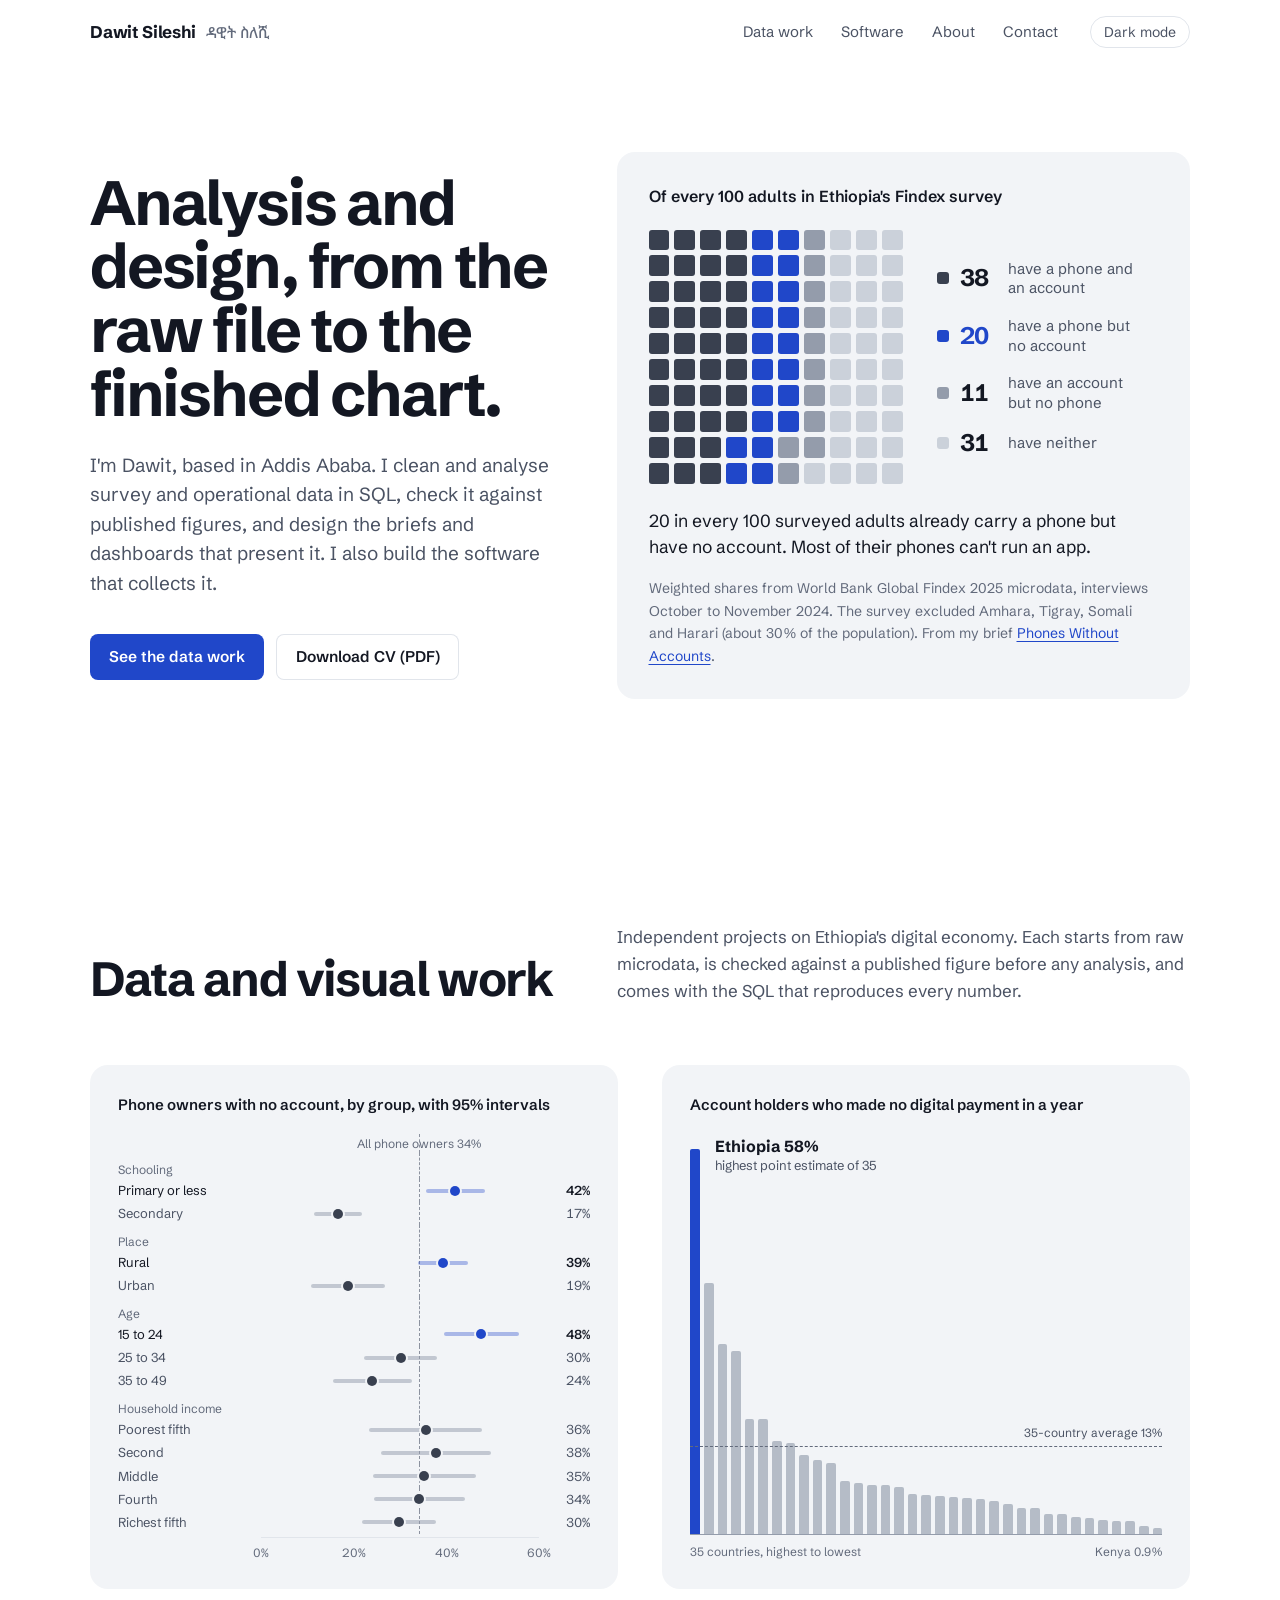
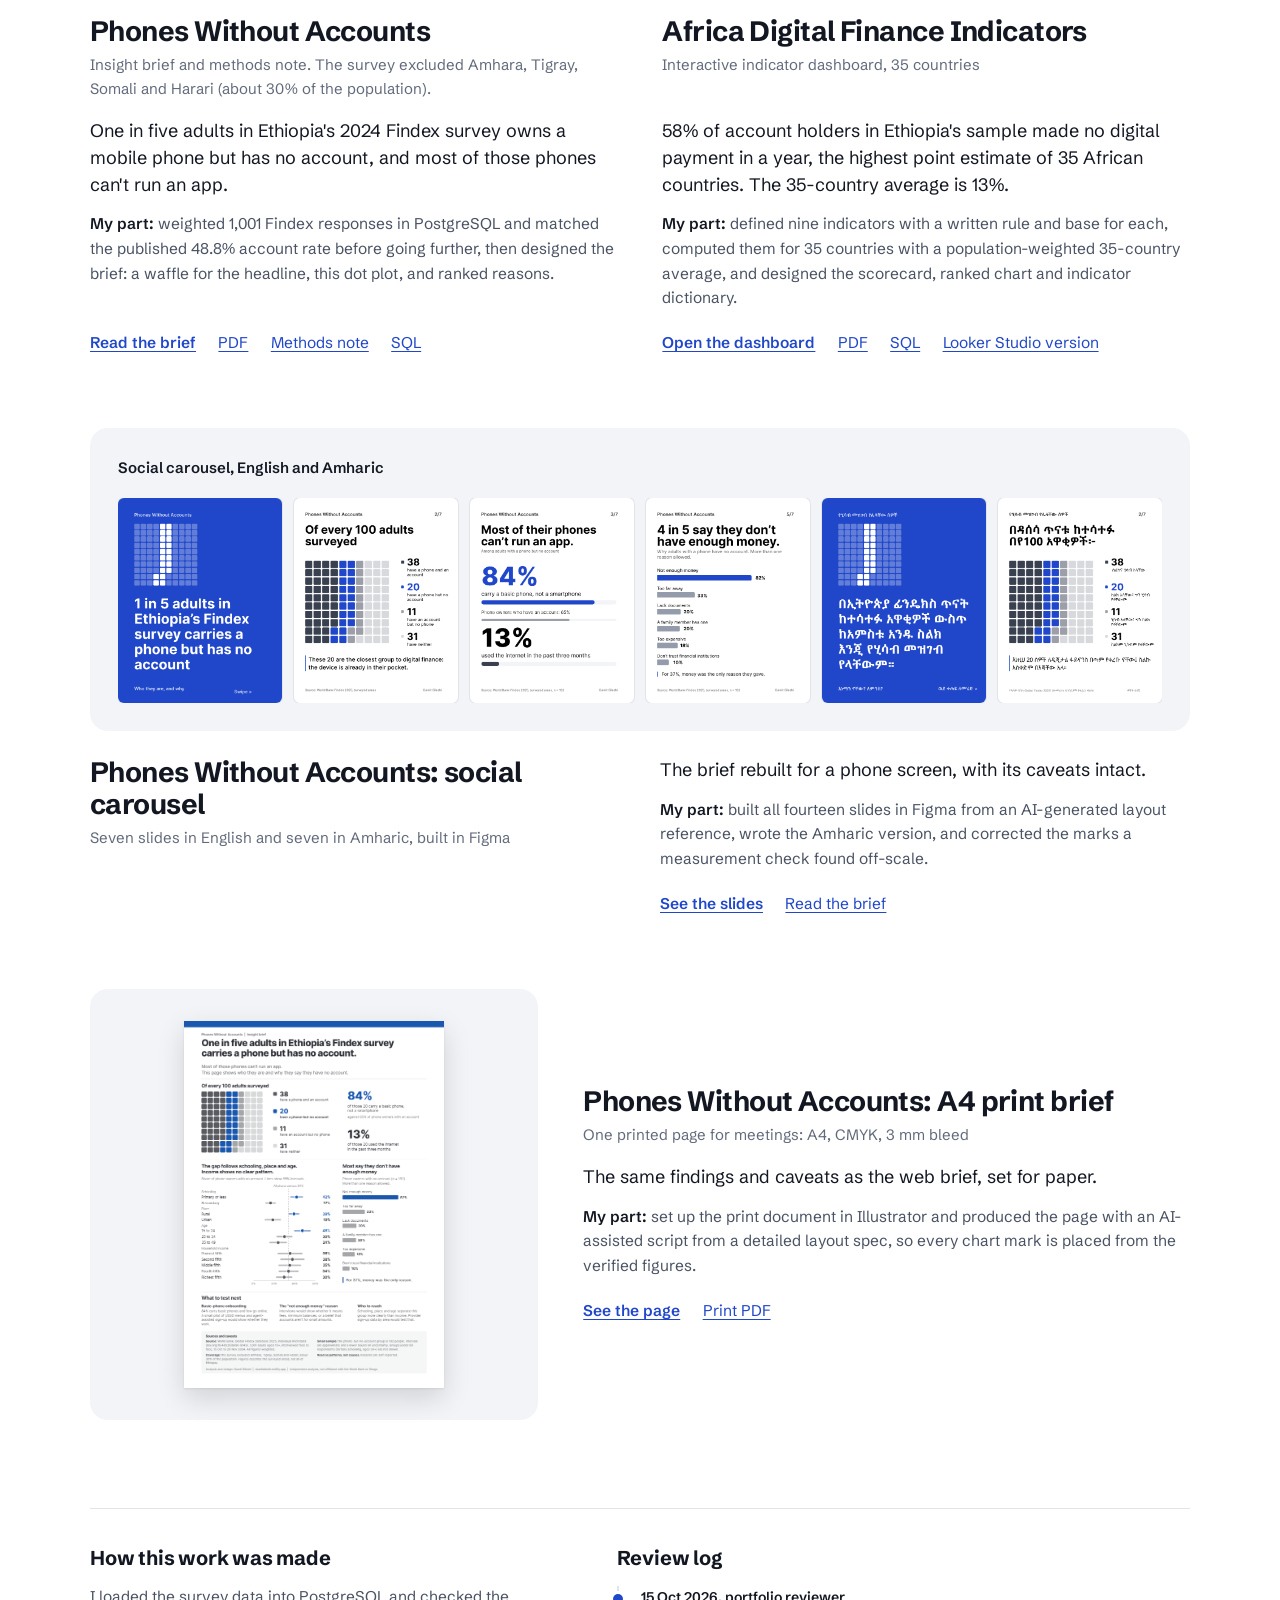
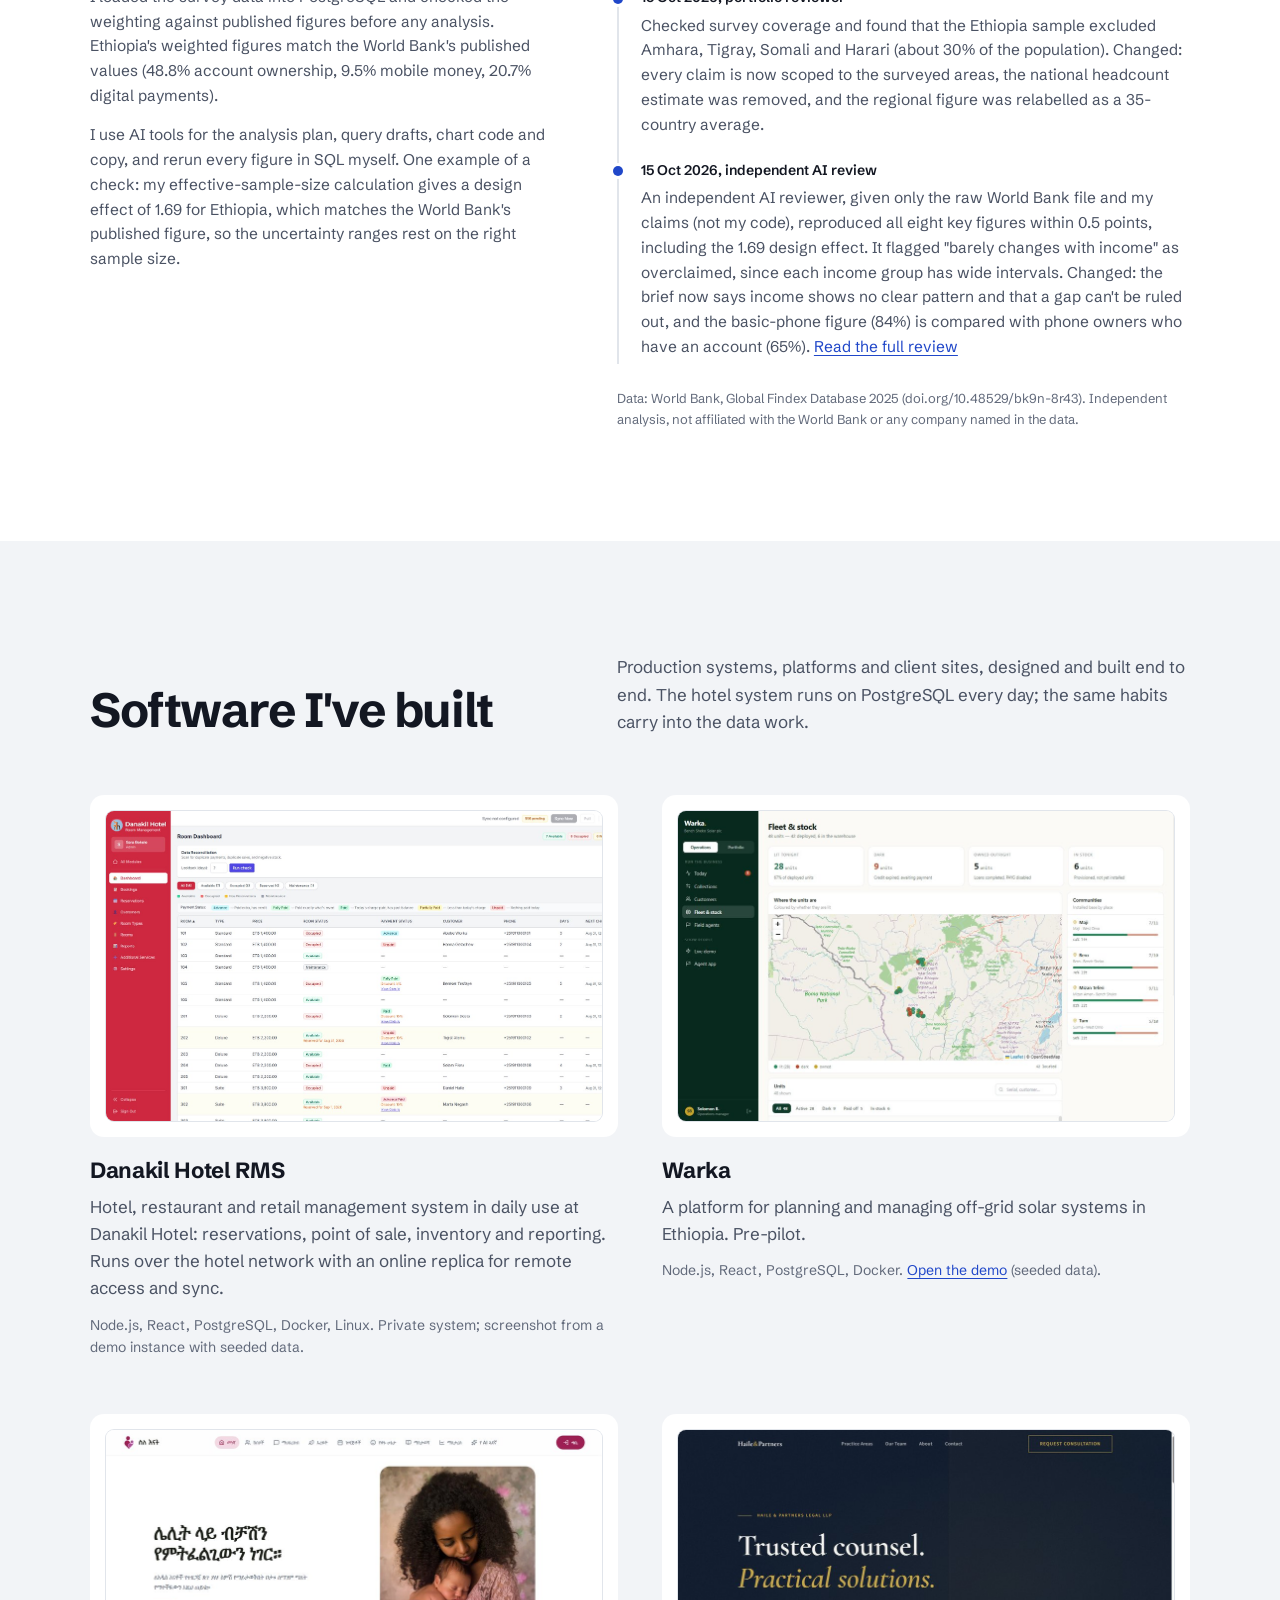
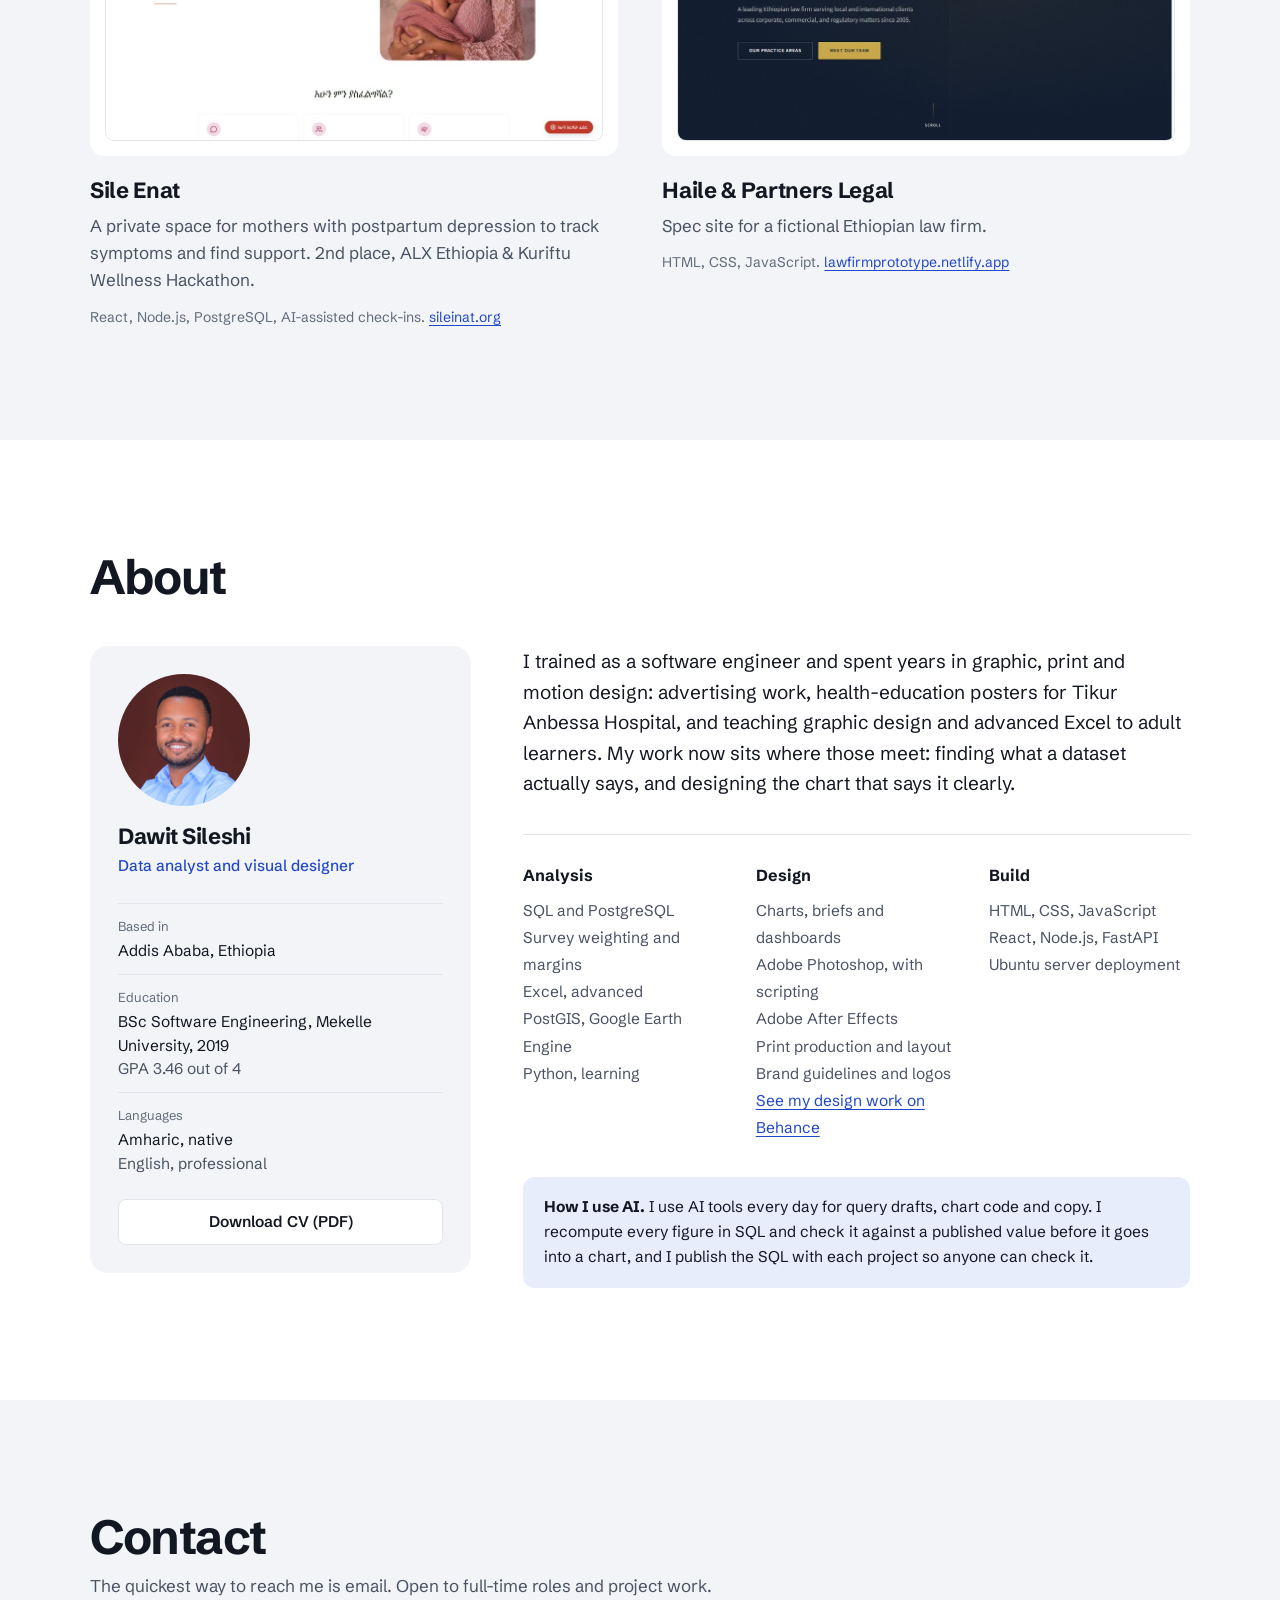
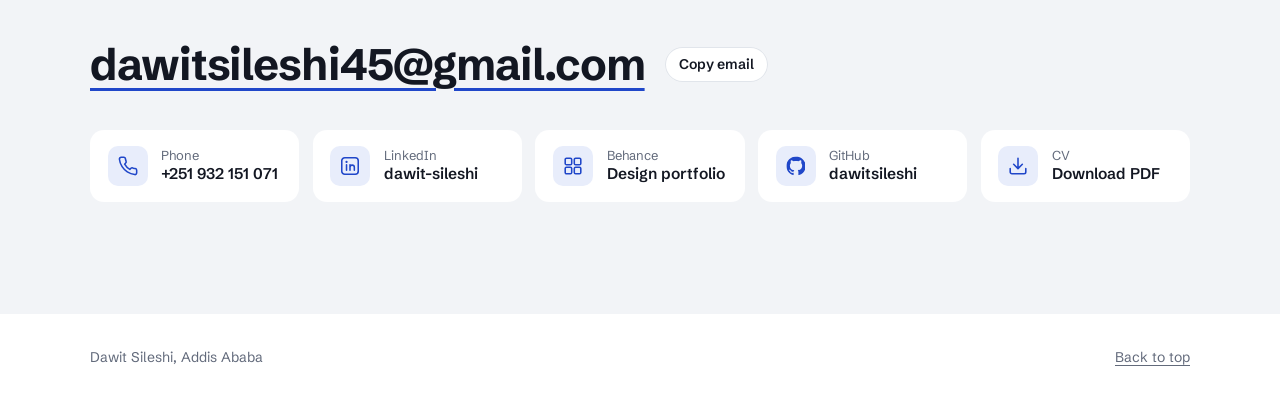
<file: index.html>
<!DOCTYPE html>
<html lang="en" class="no-js" data-theme="light">
<head>
<meta charset="utf-8">
<meta name="viewport" content="width=device-width, initial-scale=1">
<title>Dawit Sileshi — Data analysis and visual design</title>
<meta name="description" content="Dawit Sileshi, Addis Ababa. Data analysis and visual design: survey analysis, charts, briefs and dashboards on Ethiopia's digital economy, and the software that collects the data.">
<meta name="theme-color" content="#ffffff">

<!-- Live URL. og:image must stay absolute or link previews lose the image.
     If the domain changes, update every occurrence below. -->
<link rel="canonical" href="https://dawitsileshi.netlify.app/">
<meta property="og:type" content="website">
<meta property="og:site_name" content="Dawit Sileshi">
<meta property="og:locale" content="en_US">
<meta property="og:url" content="https://dawitsileshi.netlify.app/">
<meta property="og:title" content="Dawit Sileshi — Data analysis and visual design">
<meta property="og:description" content="Survey analysis, charts, briefs and dashboards on Ethiopia's digital economy, and the software that collects the data.">
<meta property="og:image" content="https://dawitsileshi.netlify.app/images/og-image.png">
<meta property="og:image:width" content="1200">
<meta property="og:image:height" content="630">
<meta property="og:image:alt" content="Dawit Sileshi, data analysis and visual design, Addis Ababa. A 100-square waffle chart with 20 squares highlighted in blue.">
<meta name="twitter:card" content="summary_large_image">
<meta name="twitter:title" content="Dawit Sileshi — Data analysis and visual design">
<meta name="twitter:description" content="Survey analysis, charts, briefs and dashboards on Ethiopia's digital economy, and the software that collects the data.">
<meta name="twitter:image" content="https://dawitsileshi.netlify.app/images/og-image.png">
<link rel="icon" href="images/favicon.svg" type="image/svg+xml">
<link rel="apple-touch-icon" href="images/apple-touch-icon.png">
<link rel="preconnect" href="https://fonts.googleapis.com">
<link rel="preconnect" href="https://fonts.gstatic.com" crossorigin>
<link rel="stylesheet" href="https://fonts.googleapis.com/css2?family=Schibsted+Grotesk:wght@400;500;600;700&display=swap">
<!-- Ethiopic face for the name only; text= keeps the download to those glyphs. -->
<link rel="stylesheet" href="https://fonts.googleapis.com/css2?family=Noto+Sans+Ethiopic:wght@500&text=%E1%8B%B3%E1%8B%8A%E1%89%B5%E1%88%B5%E1%88%88%E1%88%BA&display=swap">
<link rel="stylesheet" href="styles.css">
<script>
/* Set the theme before first paint so there is no flash. Light unless the
   visitor chose dark here or their system asks for it. */
(function () {
  var t = "light";
  try {
    t = localStorage.getItem("theme")
      || (window.matchMedia("(prefers-color-scheme: dark)").matches ? "dark" : "light");
  } catch (e) {}
  document.documentElement.setAttribute("data-theme", t);
  document.documentElement.className = "js";
})();
</script>
</head>
<body>

<a class="skip-link" href="#main">Skip to content</a>

<!-- Stays pinned to the top while scrolling. The link for the section in view
     is marked as current. -->
<header class="site-header" id="top">
  <div class="shell site-head">
    <a class="brand" href="#top">Dawit Sileshi <span class="brand-am" lang="am">ዳዊት ስለሺ</span></a>
    <nav class="site-nav" aria-label="Sections">
      <a href="#data">Data work</a>
      <a href="#software">Software</a>
      <a href="#about">About</a>
      <a href="#contact">Contact</a>
    </nav>
    <button class="theme-toggle" id="theme-toggle" type="button">Dark mode</button>
  </div>
</header>

<main id="main">

  <!-- ============ HERO ============ -->
  <section class="shell hero" aria-labelledby="hero-heading">
    <div class="hero-text">
      <h1 id="hero-heading">Analysis and design, from the raw file to the finished chart.</h1>
      <p class="hero-intro">I'm Dawit, based in Addis Ababa. I clean and analyse survey and operational data in SQL, check it against published figures, and design the briefs and dashboards that present it. I also build the software that collects it.</p>
      <p class="hero-actions">
        <a class="btn btn-primary" href="#data">See the data work</a>
        <a class="btn btn-quiet" href="Dawit_Sileshi_CV.pdf">Download CV (PDF)</a>
      </p>
    </div>

    <figure class="hero-figure">
      <p class="figure-title">Of every 100 adults in Ethiopia's Findex survey</p>
      <div class="waffle-wrap">
        <div class="waffle" id="waffle" role="img" aria-label="Of every 100 adults in Ethiopia's Findex survey, 38 have a phone and an account, 20 have a phone but no account, 11 have an account but no phone, and 31 have neither."><i data-g="both" style="--k:0"></i><i data-g="both" style="--k:1"></i><i data-g="both" style="--k:2"></i><i data-g="both" style="--k:3"></i><i data-g="both" style="--k:4"></i><i data-g="both" style="--k:5"></i><i data-g="both" style="--k:6"></i><i data-g="both" style="--k:7"></i><i data-g="both" style="--k:8"></i><i data-g="both" style="--k:9"></i><i data-g="both" style="--k:10"></i><i data-g="both" style="--k:11"></i><i data-g="both" style="--k:12"></i><i data-g="both" style="--k:13"></i><i data-g="both" style="--k:14"></i><i data-g="both" style="--k:15"></i><i data-g="both" style="--k:16"></i><i data-g="both" style="--k:17"></i><i data-g="both" style="--k:18"></i><i data-g="both" style="--k:19"></i><i data-g="both" style="--k:20"></i><i data-g="both" style="--k:21"></i><i data-g="both" style="--k:22"></i><i data-g="both" style="--k:23"></i><i data-g="both" style="--k:24"></i><i data-g="both" style="--k:25"></i><i data-g="both" style="--k:26"></i><i data-g="both" style="--k:27"></i><i data-g="both" style="--k:28"></i><i data-g="both" style="--k:29"></i><i data-g="both" style="--k:30"></i><i data-g="both" style="--k:31"></i><i data-g="both" style="--k:32"></i><i data-g="both" style="--k:33"></i><i data-g="both" style="--k:34"></i><i data-g="both" style="--k:35"></i><i data-g="both" style="--k:36"></i><i data-g="both" style="--k:37"></i><i data-g="hi" style="--k:38"></i><i data-g="hi" style="--k:39"></i><i data-g="hi" style="--k:40"></i><i data-g="hi" style="--k:41"></i><i data-g="hi" style="--k:42"></i><i data-g="hi" style="--k:43"></i><i data-g="hi" style="--k:44"></i><i data-g="hi" style="--k:45"></i><i data-g="hi" style="--k:46"></i><i data-g="hi" style="--k:47"></i><i data-g="hi" style="--k:48"></i><i data-g="hi" style="--k:49"></i><i data-g="hi" style="--k:50"></i><i data-g="hi" style="--k:51"></i><i data-g="hi" style="--k:52"></i><i data-g="hi" style="--k:53"></i><i data-g="hi" style="--k:54"></i><i data-g="hi" style="--k:55"></i><i data-g="hi" style="--k:56"></i><i data-g="hi" style="--k:57"></i><i data-g="acct" style="--k:58"></i><i data-g="acct" style="--k:59"></i><i data-g="acct" style="--k:60"></i><i data-g="acct" style="--k:61"></i><i data-g="acct" style="--k:62"></i><i data-g="acct" style="--k:63"></i><i data-g="acct" style="--k:64"></i><i data-g="acct" style="--k:65"></i><i data-g="acct" style="--k:66"></i><i data-g="acct" style="--k:67"></i><i data-g="acct" style="--k:68"></i><i data-g="none" style="--k:69"></i><i data-g="none" style="--k:70"></i><i data-g="none" style="--k:71"></i><i data-g="none" style="--k:72"></i><i data-g="none" style="--k:73"></i><i data-g="none" style="--k:74"></i><i data-g="none" style="--k:75"></i><i data-g="none" style="--k:76"></i><i data-g="none" style="--k:77"></i><i data-g="none" style="--k:78"></i><i data-g="none" style="--k:79"></i><i data-g="none" style="--k:80"></i><i data-g="none" style="--k:81"></i><i data-g="none" style="--k:82"></i><i data-g="none" style="--k:83"></i><i data-g="none" style="--k:84"></i><i data-g="none" style="--k:85"></i><i data-g="none" style="--k:86"></i><i data-g="none" style="--k:87"></i><i data-g="none" style="--k:88"></i><i data-g="none" style="--k:89"></i><i data-g="none" style="--k:90"></i><i data-g="none" style="--k:91"></i><i data-g="none" style="--k:92"></i><i data-g="none" style="--k:93"></i><i data-g="none" style="--k:94"></i><i data-g="none" style="--k:95"></i><i data-g="none" style="--k:96"></i><i data-g="none" style="--k:97"></i><i data-g="none" style="--k:98"></i><i data-g="none" style="--k:99"></i></div>
        <ul class="legend" aria-label="Show a group">
          <li><button type="button" data-g="both"><span class="sw"></span><span class="n">38</span><span class="l">have a phone and an account</span></button></li>
          <li><button type="button" data-g="hi"><span class="sw"></span><span class="n">20</span><span class="l">have a phone but no account</span></button></li>
          <li><button type="button" data-g="acct"><span class="sw"></span><span class="n">11</span><span class="l">have an account but no phone</span></button></li>
          <li><button type="button" data-g="none"><span class="sw"></span><span class="n">31</span><span class="l">have neither</span></button></li>
        </ul>
      </div>
      <p class="hero-read" id="waffle-read" aria-live="polite">20 in every 100 surveyed adults already carry a phone but have no account. Most of their phones can't run an app.</p>
      <figcaption class="hero-source">Weighted shares from World Bank Global Findex 2025 microdata, interviews October to November 2024. The survey excluded Amhara, Tigray, Somali and Harari (about 30% of the population). From my brief <a href="data/phones-without-accounts/">Phones Without Accounts</a>.</figcaption>
    </figure>
  </section>

  <!-- ============ DATA ============ -->
  <section class="section" id="data" aria-labelledby="data-heading">
    <div class="shell">
      <header class="section-head">
        <h2 id="data-heading">Data and visual work</h2>
        <p>Independent projects on Ethiopia's digital economy. Each starts from raw microdata, is checked against a published figure before any analysis, and comes with the SQL that reproduces every number.</p>
      </header>

      <div class="studies">

        <article class="study">
          <a class="study-chart" href="data/phones-without-accounts/" aria-label="Open Phones Without Accounts">
            <span class="chart-title">Phone owners with no account, by group, with 95% intervals</span>
            <div class="dp" style="--avg:56.67%">
            <div class="dp-row dp-top"><span></span><span class="dp-track"><span class="dp-avg-label">All phone owners 34%</span></span><span></span></div>
            <div class="dp-row dp-group"><span class="dp-label">Schooling</span><span class="dp-track"></span><span></span></div>
            <div class="dp-row is-hi" title="Primary or less: 41.9% (95% interval 35.6 to 48.2)"><span class="dp-label">Primary or less</span><span class="dp-track"><span class="dp-ci" style="left:59.33%;width:21.00%"></span><span class="dp-dot" style="left:69.83%"></span></span><span class="dp-val">42%</span></div>
            <div class="dp-row" title="Secondary: 16.6% (95% interval 11.4 to 21.8)"><span class="dp-label">Secondary</span><span class="dp-track"><span class="dp-ci" style="left:19.00%;width:17.33%"></span><span class="dp-dot" style="left:27.67%"></span></span><span class="dp-val">17%</span></div>
            <div class="dp-row dp-group"><span class="dp-label">Place</span><span class="dp-track"></span><span></span></div>
            <div class="dp-row is-hi" title="Rural: 39.3% (95% interval 33.9 to 44.7)"><span class="dp-label">Rural</span><span class="dp-track"><span class="dp-ci" style="left:56.50%;width:18.00%"></span><span class="dp-dot" style="left:65.50%"></span></span><span class="dp-val">39%</span></div>
            <div class="dp-row" title="Urban: 18.8% (95% interval 10.8 to 26.8)"><span class="dp-label">Urban</span><span class="dp-track"><span class="dp-ci" style="left:18.00%;width:26.67%"></span><span class="dp-dot" style="left:31.33%"></span></span><span class="dp-val">19%</span></div>
            <div class="dp-row dp-group"><span class="dp-label">Age</span><span class="dp-track"></span><span></span></div>
            <div class="dp-row is-hi" title="15 to 24: 47.5% (95% interval 39.4 to 55.6)"><span class="dp-label">15 to 24</span><span class="dp-track"><span class="dp-ci" style="left:65.67%;width:27.00%"></span><span class="dp-dot" style="left:79.17%"></span></span><span class="dp-val">48%</span></div>
            <div class="dp-row" title="25 to 34: 30.1% (95% interval 22.2 to 38.0)"><span class="dp-label">25 to 34</span><span class="dp-track"><span class="dp-ci" style="left:37.00%;width:26.33%"></span><span class="dp-dot" style="left:50.17%"></span></span><span class="dp-val">30%</span></div>
            <div class="dp-row" title="35 to 49: 24.0% (95% interval 15.4 to 32.6)"><span class="dp-label">35 to 49</span><span class="dp-track"><span class="dp-ci" style="left:25.67%;width:28.67%"></span><span class="dp-dot" style="left:40.00%"></span></span><span class="dp-val">24%</span></div>
            <div class="dp-row dp-group"><span class="dp-label">Household income</span><span class="dp-track"></span><span></span></div>
            <div class="dp-row" title="Poorest fifth: 35.5% (95% interval 23.3 to 47.7)"><span class="dp-label">Poorest fifth</span><span class="dp-track"><span class="dp-ci" style="left:38.83%;width:40.67%"></span><span class="dp-dot" style="left:59.17%"></span></span><span class="dp-val">36%</span></div>
            <div class="dp-row" title="Second: 37.8% (95% interval 25.9 to 49.7)"><span class="dp-label">Second</span><span class="dp-track"><span class="dp-ci" style="left:43.17%;width:39.67%"></span><span class="dp-dot" style="left:63.00%"></span></span><span class="dp-val">38%</span></div>
            <div class="dp-row" title="Middle: 35.2% (95% interval 24.1 to 46.3)"><span class="dp-label">Middle</span><span class="dp-track"><span class="dp-ci" style="left:40.17%;width:37.00%"></span><span class="dp-dot" style="left:58.67%"></span></span><span class="dp-val">35%</span></div>
            <div class="dp-row" title="Fourth: 34.1% (95% interval 24.3 to 43.9)"><span class="dp-label">Fourth</span><span class="dp-track"><span class="dp-ci" style="left:40.50%;width:32.67%"></span><span class="dp-dot" style="left:56.83%"></span></span><span class="dp-val">34%</span></div>
            <div class="dp-row" title="Richest fifth: 29.8% (95% interval 21.8 to 37.8)"><span class="dp-label">Richest fifth</span><span class="dp-track"><span class="dp-ci" style="left:36.33%;width:26.67%"></span><span class="dp-dot" style="left:49.67%"></span></span><span class="dp-val">30%</span></div>
            <div class="dp-row dp-axis"><span></span><span class="dp-track"><span style="left:0">0%</span><span style="left:33.33%">20%</span><span style="left:66.67%">40%</span><span style="left:100%">60%</span></span><span></span></div>
            </div>
          </a>
          <h3><a href="data/phones-without-accounts/">Phones Without Accounts</a></h3>
          <p class="study-kind">Insight brief and methods note. The survey excluded Amhara, Tigray, Somali and Harari (about 30% of the population).</p>
          <p class="study-finding">One in five adults in Ethiopia's 2024 Findex survey owns a mobile phone but has no account, and most of those phones can't run an app.</p>
          <p class="study-part"><strong>My part:</strong> weighted 1,001 Findex responses in PostgreSQL and matched the published 48.8% account rate before going further, then designed the brief: a waffle for the headline, this dot plot, and ranked reasons.</p>
          <p class="study-links">
            <a href="data/phones-without-accounts/">Read the brief</a>
            <a href="data/phones-without-accounts/brief.pdf">PDF</a>
            <a href="data/phones-without-accounts/methods.pdf">Methods note</a>
            <a href="data/phones-without-accounts/queries.sql">SQL</a>
          </p>
        </article>

        <article class="study">
          <a class="study-chart" href="data/africa-indicators/" aria-label="Open Africa Digital Finance Indicators">
            <span class="chart-title">Account holders who made no digital payment in a year</span>
            <div class="cols" style="--ref:21.83%">
            <div class="cols-bars"><span class="is-hi" style="height:96.17%;--k:0" title="Ethiopia: 57.7%"></span><span style="height:62.83%;--k:1" title="Comoros: 37.7%"></span><span style="height:47.50%;--k:2" title="Mauritius: 28.5%"></span><span style="height:45.67%;--k:3" title="Gambia: 27.4%"></span><span style="height:28.83%;--k:4" title="Niger: 17.3%"></span><span style="height:28.67%;--k:5" title="South Africa: 17.2%"></span><span style="height:23.17%;--k:6" title="Nigeria: 13.9%"></span><span style="height:22.83%;--k:7" title="Chad: 13.7%"></span><span style="height:19.83%;--k:8" title="Guinea: 11.9%"></span><span style="height:18.50%;--k:9" title="Madagascar: 11.1%"></span><span style="height:17.83%;--k:10" title="Mauritania: 10.7%"></span><span style="height:13.17%;--k:11" title="Benin: 7.9%"></span><span style="height:12.67%;--k:12" title="Togo: 7.6%"></span><span style="height:12.17%;--k:13" title="Botswana: 7.3%"></span><span style="height:12.17%;--k:14" title="Namibia: 7.3%"></span><span style="height:11.83%;--k:15" title="Mozambique: 7.1%"></span><span style="height:10.00%;--k:16" title="Eswatini: 6.0%"></span><span style="height:9.67%;--k:17" title="Burkina Faso: 5.8%"></span><span style="height:9.50%;--k:18" title="Zimbabwe: 5.7%"></span><span style="height:9.17%;--k:19" title="Congo, Dem. Rep.: 5.5%"></span><span style="height:9.00%;--k:20" title="Mali: 5.4%"></span><span style="height:8.67%;--k:21" title="Lesotho: 5.2%"></span><span style="height:8.17%;--k:22" title="Sierra Leone: 4.9%"></span><span style="height:7.50%;--k:23" title="Tanzania: 4.5%"></span><span style="height:6.50%;--k:24" title="Senegal: 3.9%"></span><span style="height:6.50%;--k:25" title="Liberia: 3.9%"></span><span style="height:5.00%;--k:26" title="Uganda: 3.0%"></span><span style="height:5.00%;--k:27" title="Malawi: 3.0%"></span><span style="height:4.17%;--k:28" title="Congo, Rep.: 2.5%"></span><span style="height:4.00%;--k:29" title="Gabon: 2.4%"></span><span style="height:3.50%;--k:30" title="Zambia: 2.1%"></span><span style="height:3.33%;--k:31" title="Cameroon: 2.0%"></span><span style="height:3.17%;--k:32" title="C&ocirc;te d'Ivoire: 1.9%"></span><span style="height:1.83%;--k:33" title="Ghana: 1.1%"></span><span style="height:1.50%;--k:34" title="Kenya: 0.9%"></span></div>
            <span class="cols-ref" aria-hidden="true"></span>
            <span class="cols-ref-label">35-country average 13%</span>
            <span class="cols-hi-label"><b>Ethiopia 58%</b>highest point estimate of 35</span>
            </div>
            <div class="cols-foot"><span>35 countries, highest to lowest</span><span>Kenya 0.9%</span></div>
          </a>
          <h3><a href="data/africa-indicators/">Africa Digital Finance Indicators</a></h3>
          <p class="study-kind">Interactive indicator dashboard, 35 countries</p>
          <p class="study-finding">58% of account holders in Ethiopia's sample made no digital payment in a year, the highest point estimate of 35 African countries. The 35-country average is 13%.</p>
          <p class="study-part"><strong>My part:</strong> defined nine indicators with a written rule and base for each, computed them for 35 countries with a population-weighted 35-country average, and designed the scorecard, ranked chart and indicator dictionary.</p>
          <p class="study-links">
            <a href="data/africa-indicators/">Open the dashboard</a>
            <a href="data/africa-indicators/dashboard.pdf">PDF</a>
            <a href="data/africa-indicators/queries.sql">SQL</a>
            <a href="https://datastudio.google.com/reporting/3c838f5f-2943-4c61-8a81-86db3e5c44f4" rel="noopener">Looker Studio version</a>
          </p>
        </article>

        <article class="study study-wide">
          <a class="study-chart strip" href="data/phones-carousel/" aria-label="Open the social carousel">
            <span class="chart-title">Social carousel, English and Amharic</span>
            <span class="strip-row">
              <img src="data/phones-carousel/slides/en-1.png" width="1080" height="1350" loading="lazy" alt="">
              <img src="data/phones-carousel/slides/en-2.png" width="1080" height="1350" loading="lazy" alt="">
              <img src="data/phones-carousel/slides/en-3.png" width="1080" height="1350" loading="lazy" alt="">
              <img src="data/phones-carousel/slides/en-5.png" width="1080" height="1350" loading="lazy" alt="">
              <img src="data/phones-carousel/slides/am-1.png" width="1080" height="1350" loading="lazy" alt="">
              <img src="data/phones-carousel/slides/am-2.png" width="1080" height="1350" loading="lazy" alt="">
            </span>
          </a>
          <div class="wide-text">
            <div>
              <h3><a href="data/phones-carousel/">Phones Without Accounts: social carousel</a></h3>
              <p class="study-kind">Seven slides in English and seven in Amharic, built in Figma</p>
            </div>
            <div>
              <p class="study-finding">The brief rebuilt for a phone screen, with its caveats intact.</p>
              <p class="study-part"><strong>My part:</strong> built all fourteen slides in Figma from an AI-generated layout reference, wrote the Amharic version, and corrected the marks a measurement check found off-scale.</p>
              <p class="study-links">
                <a href="data/phones-carousel/">See the slides</a>
                <a href="data/phones-without-accounts/">Read the brief</a>
              </p>
            </div>
          </div>
        </article>

        <article class="study study-wide study-print">
          <a class="study-chart print-panel" href="data/phones-print/" aria-label="Open the A4 print brief">
            <img src="data/phones-print/a4-thumb.png" width="640" height="905" loading="lazy" alt="">
          </a>
          <div class="print-text">
            <h3><a href="data/phones-print/">Phones Without Accounts: A4 print brief</a></h3>
            <p class="study-kind">One printed page for meetings: A4, CMYK, 3 mm bleed</p>
            <p class="study-finding">The same findings and caveats as the web brief, set for paper.</p>
            <p class="study-part"><strong>My part:</strong> set up the print document in Illustrator and produced the page with an AI-assisted script from a detailed layout spec, so every chart mark is placed from the verified figures.</p>
            <p class="study-links">
              <a href="data/phones-print/">See the page</a>
              <a href="data/phones-print/phones-without-accounts-a4.pdf">Print PDF</a>
            </p>
          </div>
        </article>

      </div>

      <div class="checks">
        <div class="checks-how">
          <h3>How this work was made</h3>
          <p>I loaded the survey data into PostgreSQL and checked the weighting against published figures before any analysis. Ethiopia's weighted figures match the World Bank's published values (48.8% account ownership, 9.5% mobile money, 20.7% digital payments).</p>
          <p>I use AI tools for the analysis plan, query drafts, chart code and copy, and rerun every figure in SQL myself. One example of a check: my effective-sample-size calculation gives a design effect of 1.69 for Ethiopia, which matches the World Bank's published figure, so the uncertainty ranges rest on the right sample size.</p>
        </div>
        <div class="checks-log">
          <h3>Review log</h3>
          <ol class="log">
            <li>
              <p class="log-meta"><time datetime="2026-10-15">15 Oct 2026</time>, portfolio reviewer</p>
              <p>Checked survey coverage and found that the Ethiopia sample excluded Amhara, Tigray, Somali and Harari (about 30% of the population). Changed: every claim is now scoped to the surveyed areas, the national headcount estimate was removed, and the regional figure was relabelled as a 35-country average.</p>
            </li>
            <li>
              <p class="log-meta"><time datetime="2026-10-15">15 Oct 2026</time>, independent AI review</p>
              <p>An independent AI reviewer, given only the raw World Bank file and my claims (not my code), reproduced all eight key figures within 0.5 points, including the 1.69 design effect. It flagged "barely changes with income" as overclaimed, since each income group has wide intervals. Changed: the brief now says income shows no clear pattern and that a gap can't be ruled out, and the basic-phone figure (84%) is compared with phone owners who have an account (65%). <a href="data/phones-without-accounts/review.pdf">Read the full review</a></p>
            </li>
            <!-- Add an entry here for each further check, only after it has happened:
            <li>
              <p class="log-meta"><time datetime="YYYY-MM-DD">DATE</time>, ROLE</p>
              <p>What they checked. What they found. What changed.</p>
            </li>
            -->
          </ol>
          <p class="checks-source">Data: World Bank, Global Findex Database 2025 (doi.org/10.48529/bk9n-8r43). Independent analysis, not affiliated with the World Bank or any company named in the data.</p>
        </div>
      </div>
    </div>
  </section>

  <!-- ============ SOFTWARE ============ -->
  <section class="section section-band" id="software" aria-labelledby="software-heading">
    <div class="shell">
      <header class="section-head">
        <h2 id="software-heading">Software I've built</h2>
        <p>Production systems, platforms and client sites, designed and built end to end. The hotel system runs on PostgreSQL every day; the same habits carry into the data work.</p>
      </header>

      <div class="builds">

        <article class="build">
          <div class="build-shot"><img src="screenshots/01-room-dashboard.jpg" alt="Danakil Hotel RMS: room dashboard" width="1400" height="805" loading="lazy" decoding="async"></div>
          <h3>Danakil Hotel RMS</h3>
          <p>Hotel, restaurant and retail management system in daily use at Danakil Hotel: reservations, point of sale, inventory and reporting. Runs over the hotel network with an online replica for remote access and sync.</p>
          <p class="build-meta">Node.js, React, PostgreSQL, Docker, Linux. Private system; screenshot from a demo instance with seeded data.</p>
        </article>

        <article class="build">
          <div class="build-shot"><img src="screenshots/warka-1.jpg" alt="Warka: fleet and stock overview" width="1000" height="625" loading="lazy" decoding="async"></div>
          <h3>Warka</h3>
          <p>A platform for planning and managing off-grid solar systems in Ethiopia. Pre-pilot.</p>
          <p class="build-meta">Node.js, React, PostgreSQL, Docker. <a href="https://warka-paygo-qf8j.onrender.com/" rel="noopener">Open the demo</a> (seeded data).</p>
        </article>

        <article class="build">
          <div class="build-shot"><img src="screenshots/sileenat-1.jpg" alt="Sile Enat: home page" width="1000" height="625" loading="lazy" decoding="async"></div>
          <h3>Sile Enat</h3>
          <p>A private space for mothers with postpartum depression to track symptoms and find support. 2nd place, ALX Ethiopia &amp; Kuriftu Wellness Hackathon.</p>
          <p class="build-meta">React, Node.js, PostgreSQL, AI-assisted check-ins. <a href="https://sileinat.org/" rel="noopener">sileinat.org</a></p>
        </article>

        <article class="build">
          <div class="build-shot"><img src="screenshots/haile-1.jpg" alt="Haile &amp; Partners Legal: home page" width="1000" height="625" loading="lazy" decoding="async"></div>
          <h3>Haile &amp; Partners Legal</h3>
          <p>Spec site for a fictional Ethiopian law firm.</p>
          <p class="build-meta">HTML, CSS, JavaScript. <a href="https://lawfirmprototype.netlify.app/" rel="noopener">lawfirmprototype.netlify.app</a></p>
        </article>

      </div>
    </div>
  </section>

  <!-- ============ ABOUT ============ -->
  <section class="section" id="about" aria-labelledby="about-heading">
    <div class="shell">
    <h2 class="about-title" id="about-heading">About</h2>
    <div class="about">
      <!-- Profile card: who, what, and the facts a recruiter checks. On wide
           screens it sits beside the story and stays in view while it scrolls. -->
      <aside class="profile" aria-label="Profile">
        <div class="profile-id">
          <img class="portrait" src="images/portrait.jpg" alt="Dawit Sileshi" width="640" height="640" loading="lazy" decoding="async">
          <div>
            <p class="profile-name">Dawit Sileshi</p>
            <p class="profile-title">Data analyst and visual designer</p>
          </div>
        </div>
        <dl class="profile-facts">
          <div><dt>Based in</dt><dd>Addis Ababa, Ethiopia</dd></div>
          <div><dt>Education</dt><dd>BSc Software Engineering, Mekelle University, 2019<span class="fact-sub">GPA 3.46 out of 4</span></dd></div>
          <div><dt>Languages</dt><dd>Amharic, native<span class="fact-sub">English, professional</span></dd></div>
        </dl>
        <a class="btn btn-quiet profile-cv" href="Dawit_Sileshi_CV.pdf">Download CV (PDF)</a>
      </aside>

      <div class="about-body">
        <p class="about-intro">I trained as a software engineer and spent years in graphic, print and motion design: advertising work, health-education posters for Tikur Anbessa Hospital, and teaching graphic design and advanced Excel to adult learners. My work now sits where those meet: finding what a dataset actually says, and designing the chart that says it clearly.</p>

        <div class="skills">
          <div>
            <h3>Analysis</h3>
            <ul>
              <li>SQL and PostgreSQL</li>
              <li>Survey weighting and margins</li>
              <li>Excel, advanced</li>
              <li>PostGIS, Google Earth Engine</li>
              <li>Python, learning</li>
            </ul>
          </div>
          <div>
            <h3>Design</h3>
            <ul>
              <li>Charts, briefs and dashboards</li>
              <li>Adobe Photoshop, with scripting</li>
              <li>Adobe After Effects</li>
              <li>Print production and layout</li>
              <li>Brand guidelines and logos</li>
              <li><a href="https://www.behance.net/dawitsileshi45" rel="noopener">See my design work on Behance</a></li>
            </ul>
          </div>
          <div>
            <h3>Build</h3>
            <ul>
              <li>HTML, CSS, JavaScript</li>
              <li>React, Node.js, FastAPI</li>
              <li>Ubuntu server deployment</li>
            </ul>
          </div>
        </div>

        <p class="ai-note"><strong>How I use AI.</strong> I use AI tools every day for query drafts, chart code and copy. I recompute every figure in SQL and check it against a published value before it goes into a chart, and I publish the SQL with each project so anyone can check it.</p>
      </div>
    </div>
    </div>
  </section>

  <!-- ============ CONTACT ============ -->
  <section class="section section-band contact" id="contact" aria-labelledby="contact-heading">
    <div class="shell">
      <header class="section-head">
        <h2 id="contact-heading">Contact</h2>
        <p>The quickest way to reach me is email. Open to full-time roles and project work.</p>
      </header>

      <div class="email-row">
        <a class="contact-email" href="mailto:dawitsileshi45@gmail.com">dawitsileshi45@gmail.com</a>
        <button class="copy-btn" id="copy-email" type="button" data-copy="dawitsileshi45@gmail.com" hidden>Copy email</button>
      </div>

      <ul class="contact-cards">
        <li>
          <a class="contact-card" href="tel:+251932151071">
            <svg viewBox="0 0 24 24" aria-hidden="true"><path d="M22 16.9v3a2 2 0 0 1-2.2 2 19.8 19.8 0 0 1-8.6-3.1 19.5 19.5 0 0 1-6-6A19.8 19.8 0 0 1 2.1 4.2 2 2 0 0 1 4.1 2h3a2 2 0 0 1 2 1.7c.1.9.4 1.9.7 2.8a2 2 0 0 1-.5 2.1L8.1 9.9a16 16 0 0 0 6 6l1.3-1.3a2 2 0 0 1 2.1-.4c.9.3 1.8.6 2.8.7a2 2 0 0 1 1.7 2z"/></svg>
            <span class="cc-label">Phone</span>
            <span class="cc-value">+251 932 151 071</span>
          </a>
        </li>
        <li>
          <a class="contact-card" href="https://www.linkedin.com/in/dawit-sileshi/" rel="noopener">
            <svg viewBox="0 0 24 24" aria-hidden="true"><rect x="2.5" y="2.5" width="19" height="19" rx="3.5"/><path d="M8 10.5V17M12 17v-6.5M12 13.5a2.5 2.5 0 0 1 5 0V17"/><circle cx="8" cy="7.3" r=".6" class="dot"/></svg>
            <span class="cc-label">LinkedIn</span>
            <span class="cc-value">dawit-sileshi</span>
          </a>
        </li>
        <li>
          <a class="contact-card" href="https://www.behance.net/dawitsileshi45" rel="noopener">
            <svg viewBox="0 0 24 24" aria-hidden="true"><rect x="3" y="3" width="7.5" height="7.5" rx="1.5"/><rect x="13.5" y="3" width="7.5" height="7.5" rx="1.5"/><rect x="3" y="13.5" width="7.5" height="7.5" rx="1.5"/><rect x="13.5" y="13.5" width="7.5" height="7.5" rx="1.5"/></svg>
            <span class="cc-label">Behance</span>
            <span class="cc-value">Design portfolio</span>
          </a>
        </li>
        <li>
          <a class="contact-card" href="https://github.com/dawitsileshi" rel="noopener">
            <svg viewBox="0 0 16 16" aria-hidden="true" class="filled"><path d="M8 0C3.58 0 0 3.58 0 8c0 3.54 2.29 6.53 5.47 7.59.4.07.55-.17.55-.38 0-.19-.01-.82-.01-1.49-2.01.37-2.53-.49-2.69-.94-.09-.23-.48-.94-.82-1.13-.28-.15-.68-.52-.01-.53.63-.01 1.08.58 1.23.82.72 1.21 1.87.87 2.33.66.07-.52.28-.87.51-1.07-1.78-.2-3.64-.89-3.64-3.95 0-.87.31-1.59.82-2.15-.08-.2-.36-1.02.08-2.12 0 0 .67-.21 2.2.82.64-.18 1.32-.27 2-.27.68 0 1.36.09 2 .27 1.53-1.04 2.2-.82 2.2-.82.44 1.1.16 1.92.08 2.12.51.56.82 1.27.82 2.15 0 3.07-1.87 3.75-3.65 3.95.29.25.54.73.54 1.48 0 1.07-.01 1.93-.01 2.2 0 .21.15.46.55.38A8.01 8.01 0 0 0 16 8c0-4.42-3.58-8-8-8z"/></svg>
            <span class="cc-label">GitHub</span>
            <span class="cc-value">dawitsileshi</span>
          </a>
        </li>
        <li>
          <a class="contact-card" href="Dawit_Sileshi_CV.pdf">
            <svg viewBox="0 0 24 24" aria-hidden="true"><path d="M21 15v4a2 2 0 0 1-2 2H5a2 2 0 0 1-2-2v-4M7 10l5 5 5-5M12 15V3"/></svg>
            <span class="cc-label">CV</span>
            <span class="cc-value">Download PDF</span>
          </a>
        </li>
      </ul>
    </div>
  </section>

</main>

<footer class="shell site-foot">
  <p>Dawit Sileshi, Addis Ababa</p>
  <p><a href="#top">Back to top</a></p>
</footer>

<script>
/* Theme toggle, and the hero chart: point at or tab to a legend row to
   isolate that group and read what it means. Inline so it always ships. */
(function () {
  "use strict";

  /* ---- theme ---- */
  var root = document.documentElement;
  var btn = document.getElementById("theme-toggle");
  var meta = document.querySelector('meta[name="theme-color"]');

  function paint(theme) {
    root.setAttribute("data-theme", theme);
    btn.textContent = theme === "dark" ? "Light mode" : "Dark mode";
    btn.setAttribute("aria-label", "Switch to " + (theme === "dark" ? "light" : "dark") + " theme");
    if (meta) meta.setAttribute("content", theme === "dark" ? "#10141c" : "#ffffff");
  }
  paint(root.getAttribute("data-theme") || "light");
  btn.addEventListener("click", function () {
    var next = root.getAttribute("data-theme") === "dark" ? "light" : "dark";
    paint(next);
    try { localStorage.setItem("theme", next); } catch (e) {}
  });

  /* ---- hero waffle ---- */
  var waffle = document.getElementById("waffle");
  var read = document.getElementById("waffle-read");
  var buttons = [].slice.call(document.querySelectorAll(".legend button"));
  if (!waffle || !read) return;

  var text = {
    both: "38 in every 100 adults have both a phone and an account.",
    hi:   "20 in every 100 surveyed adults already carry a phone but have no account. Most of their phones can't run an app.",
    acct: "11 in every 100 adults have an account but no phone of their own.",
    none: "31 in every 100 adults have neither. For them the barrier starts with the device."
  };

  function show(g) {
    waffle.setAttribute("data-active", g);
    read.textContent = text[g];
    buttons.forEach(function (b) { b.classList.toggle("is-on", b.getAttribute("data-g") === g); });
  }
  function reset() {
    waffle.removeAttribute("data-active");
    read.textContent = text.hi;
    buttons.forEach(function (b) { b.classList.remove("is-on"); });
  }

  buttons.forEach(function (b) {
    var g = b.getAttribute("data-g");
    b.addEventListener("pointerenter", function () { show(g); });
    b.addEventListener("focus", function () { show(g); });
    b.addEventListener("click", function () { show(g); });
    b.addEventListener("pointerleave", function () { if (document.activeElement !== b) reset(); });
    b.addEventListener("blur", reset);
  });
})();

/* Pinned header: a hairline appears once the page has scrolled, and the nav
   marks the section currently in view. Copy-email button. */
(function () {
  "use strict";

  var header = document.querySelector(".site-header");
  var links = [].slice.call(document.querySelectorAll(".site-nav a"));
  var sections = links.map(function (a) { return document.querySelector(a.getAttribute("href")); });
  /* Current section = the last one whose top has passed 40% of the way down
     the screen. Above the first section (the hero), nothing is marked.
     Four rect reads per scroll event is cheap, so no frame throttling. */
  function update() {
    header.classList.toggle("is-scrolled", window.scrollY > 8);
    var line = window.innerHeight * 0.4;
    var current = -1;
    sections.forEach(function (s, i) { if (s && s.getBoundingClientRect().top <= line) current = i; });
    if (window.innerHeight + window.scrollY >= document.documentElement.scrollHeight - 2) current = sections.length - 1;
    links.forEach(function (a, i) {
      if (i === current) a.setAttribute("aria-current", "true");
      else a.removeAttribute("aria-current");
    });
  }
  window.addEventListener("scroll", update, { passive: true });
  window.addEventListener("resize", update);
  update();

  var copy = document.getElementById("copy-email");
  if (copy && navigator.clipboard && window.isSecureContext) {
    copy.hidden = false;
    copy.addEventListener("click", function () {
      navigator.clipboard.writeText(copy.getAttribute("data-copy")).then(function () {
        copy.textContent = "Copied";
        copy.classList.add("is-done");
        setTimeout(function () { copy.textContent = "Copy email"; copy.classList.remove("is-done"); }, 1800);
      });
    });
  }
})();
</script>
</body>
</html>
</file>
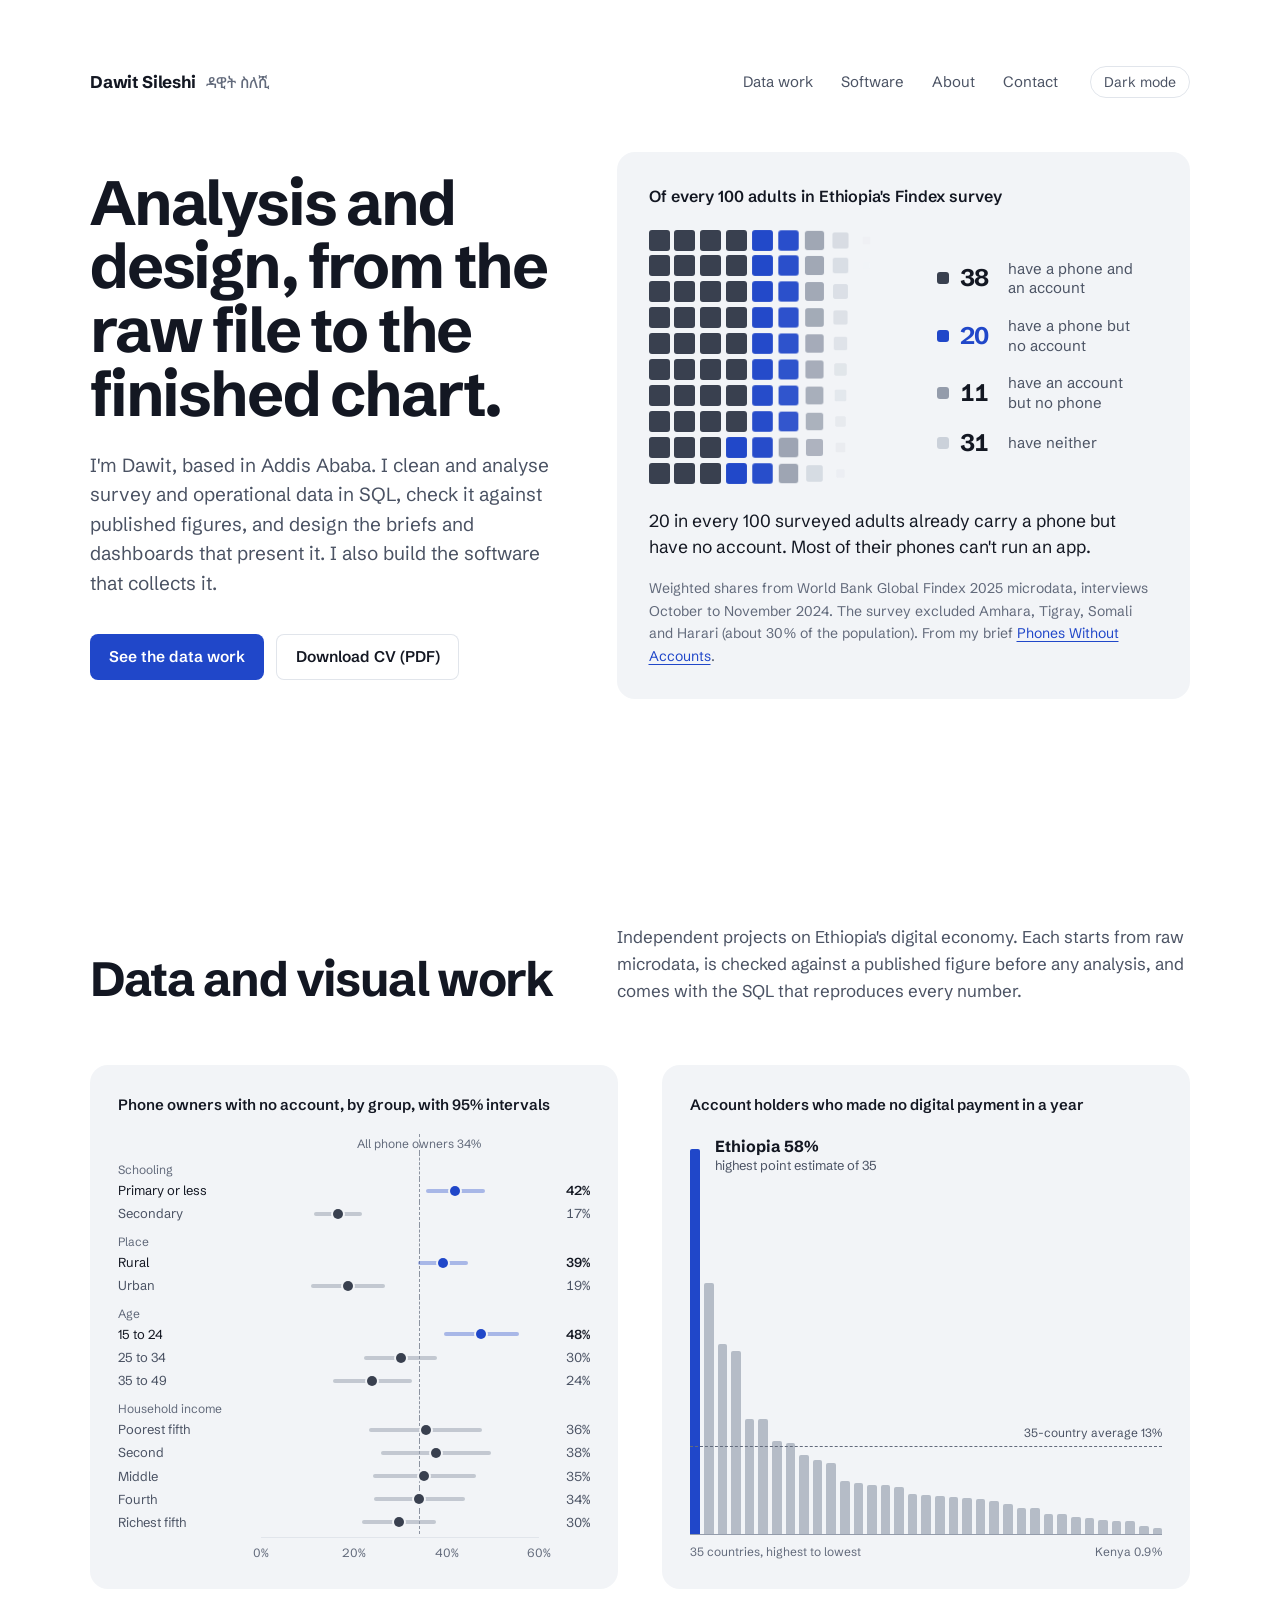
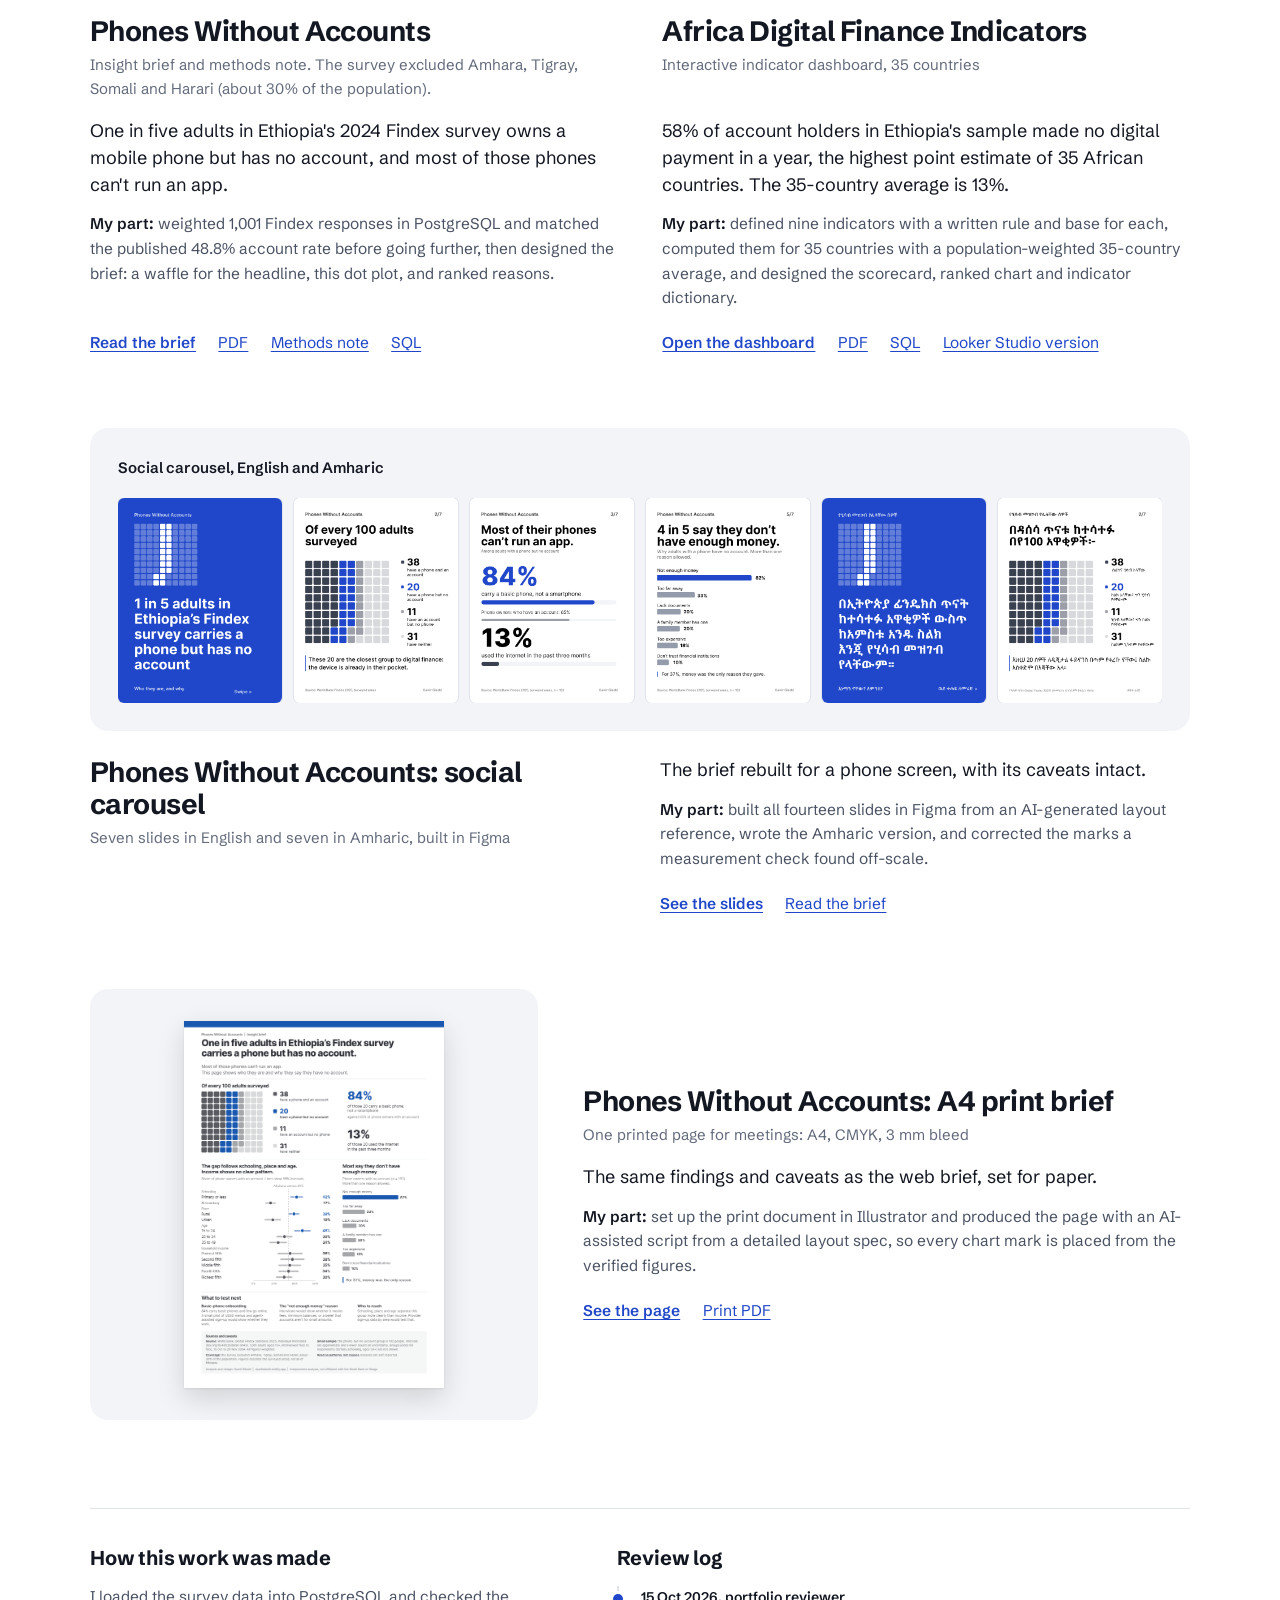
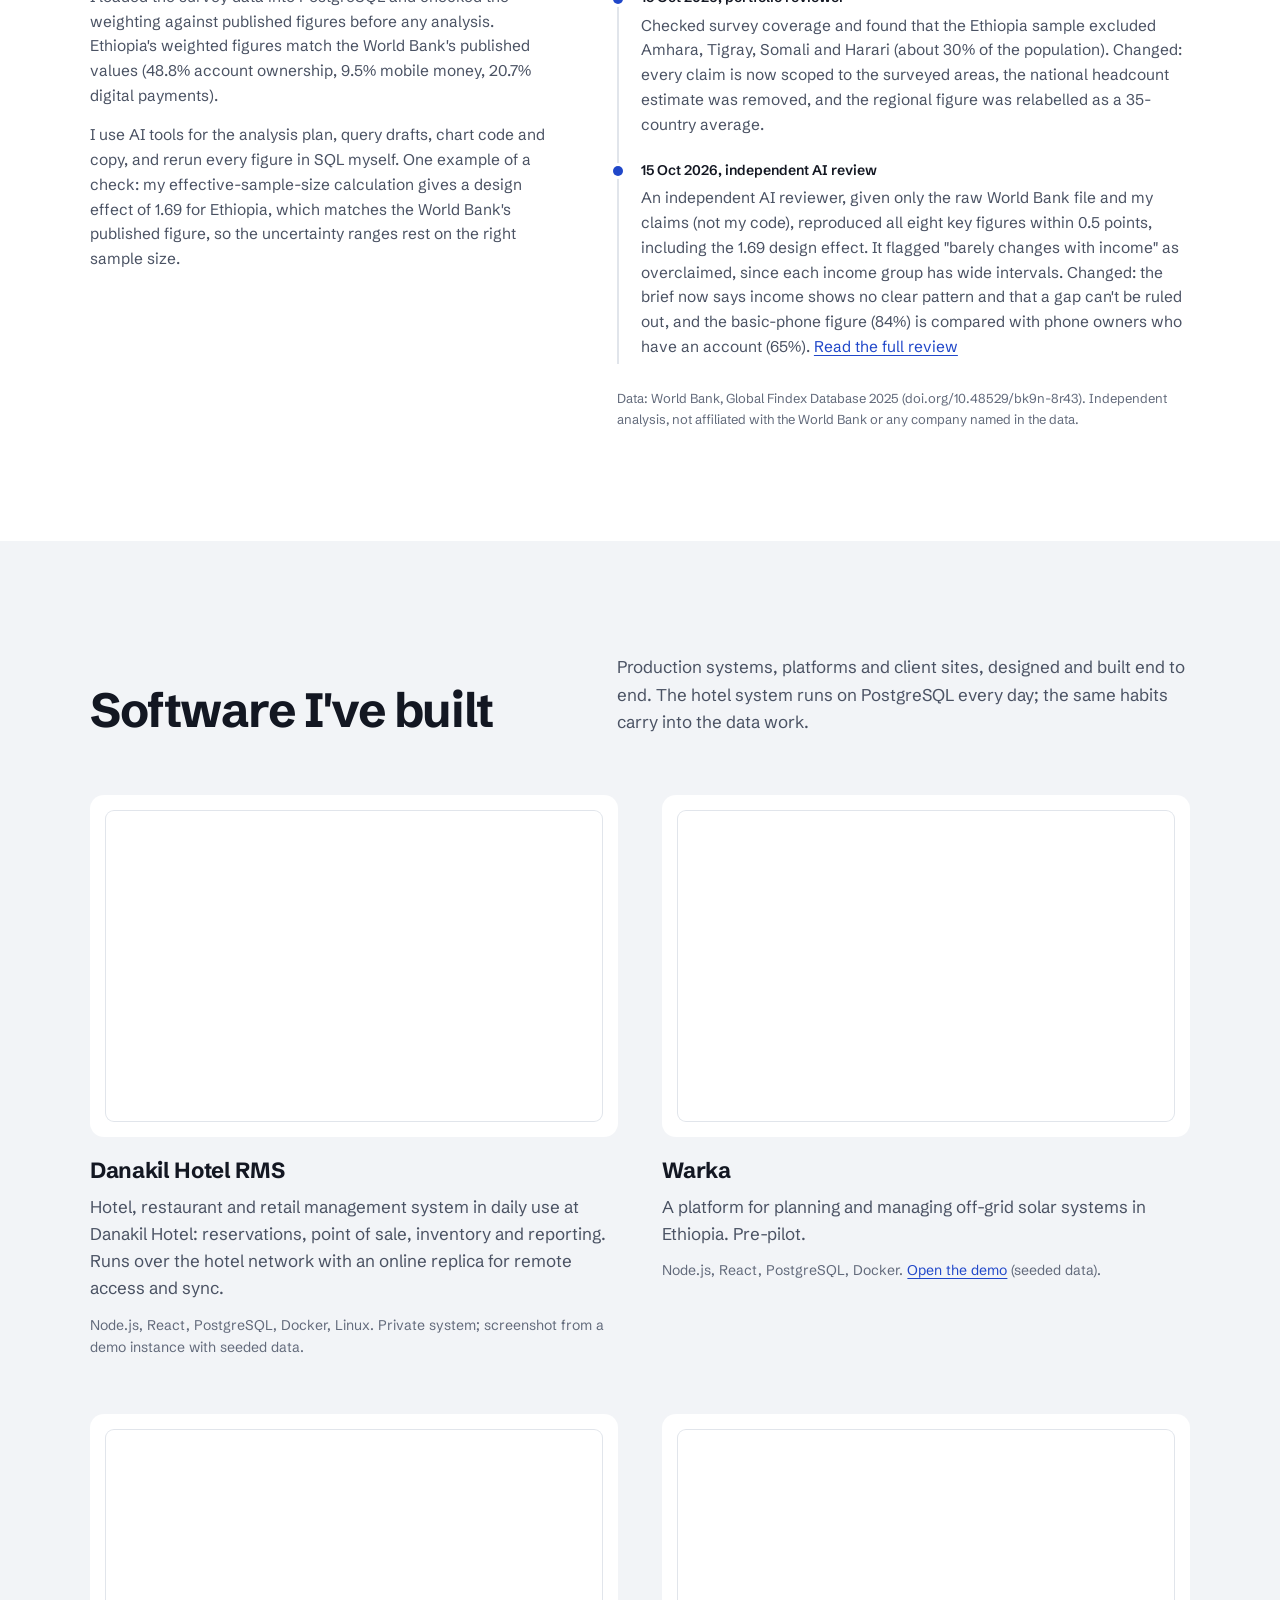
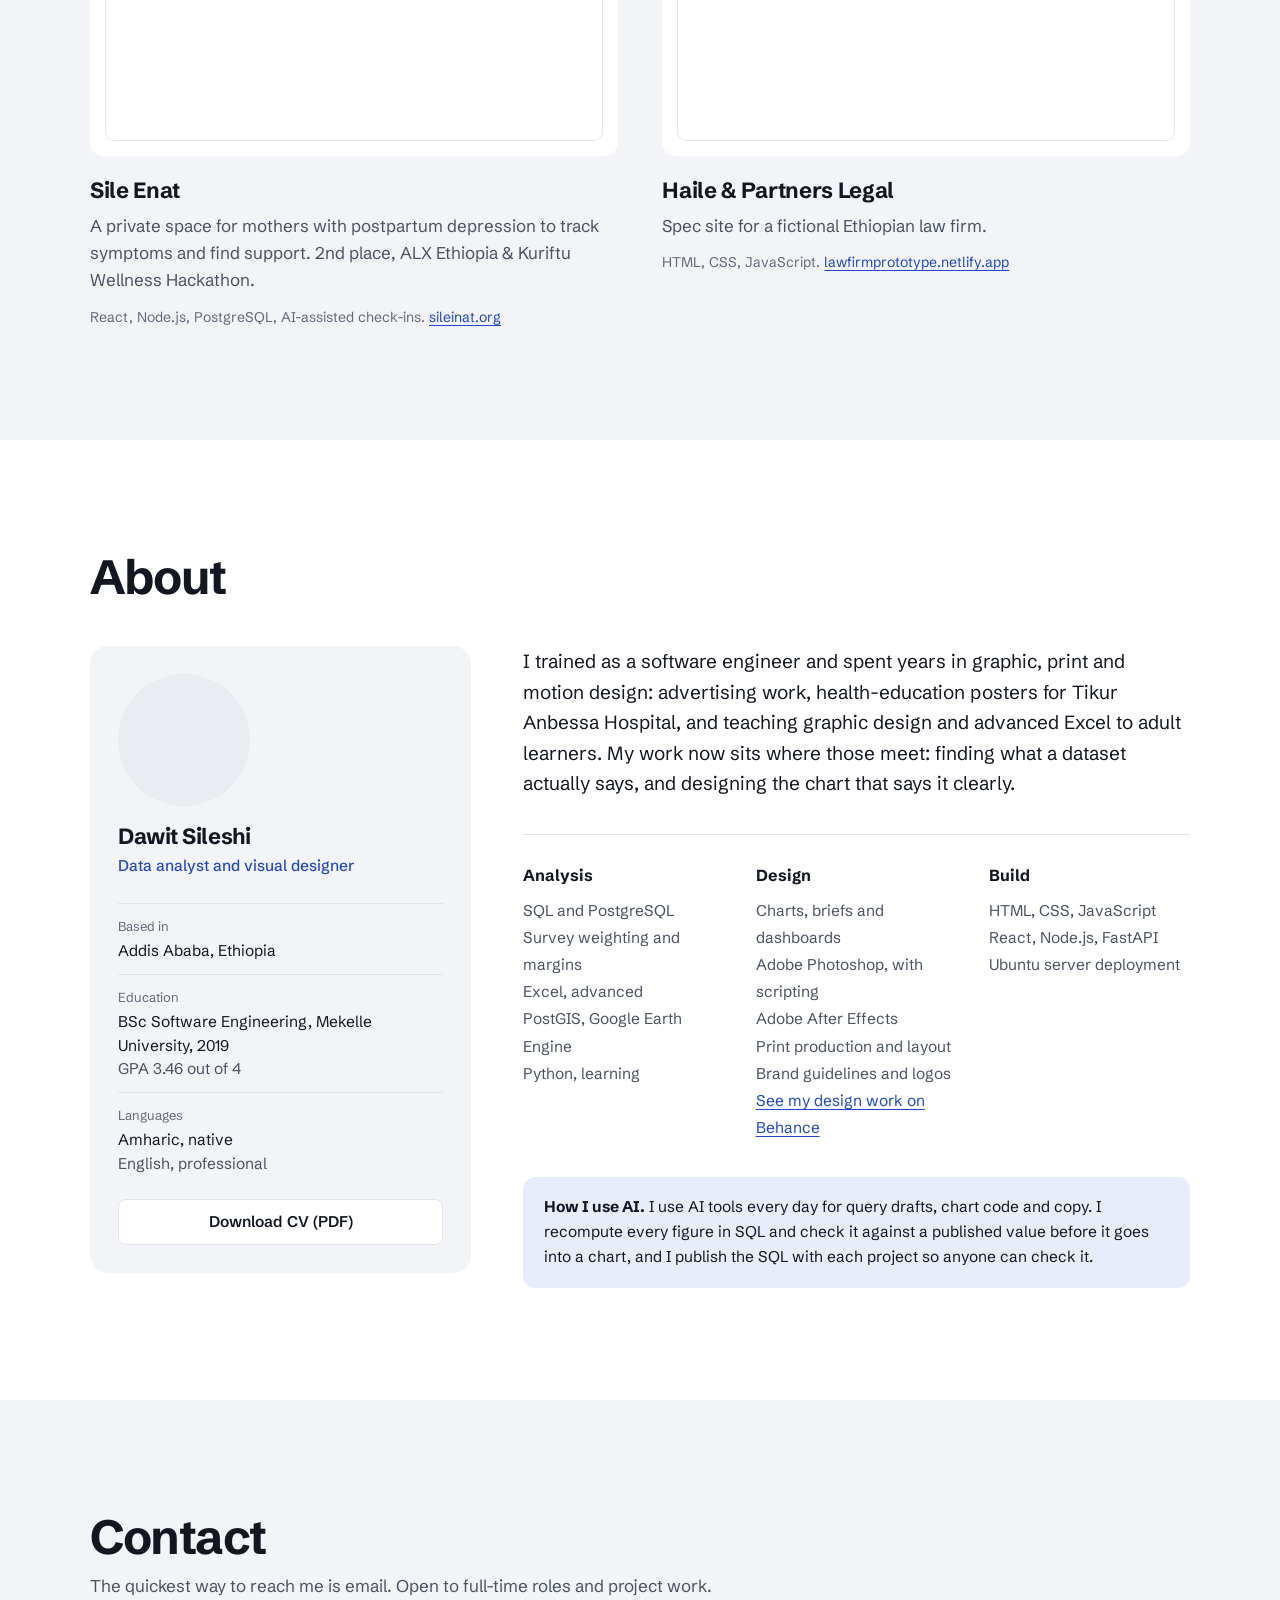
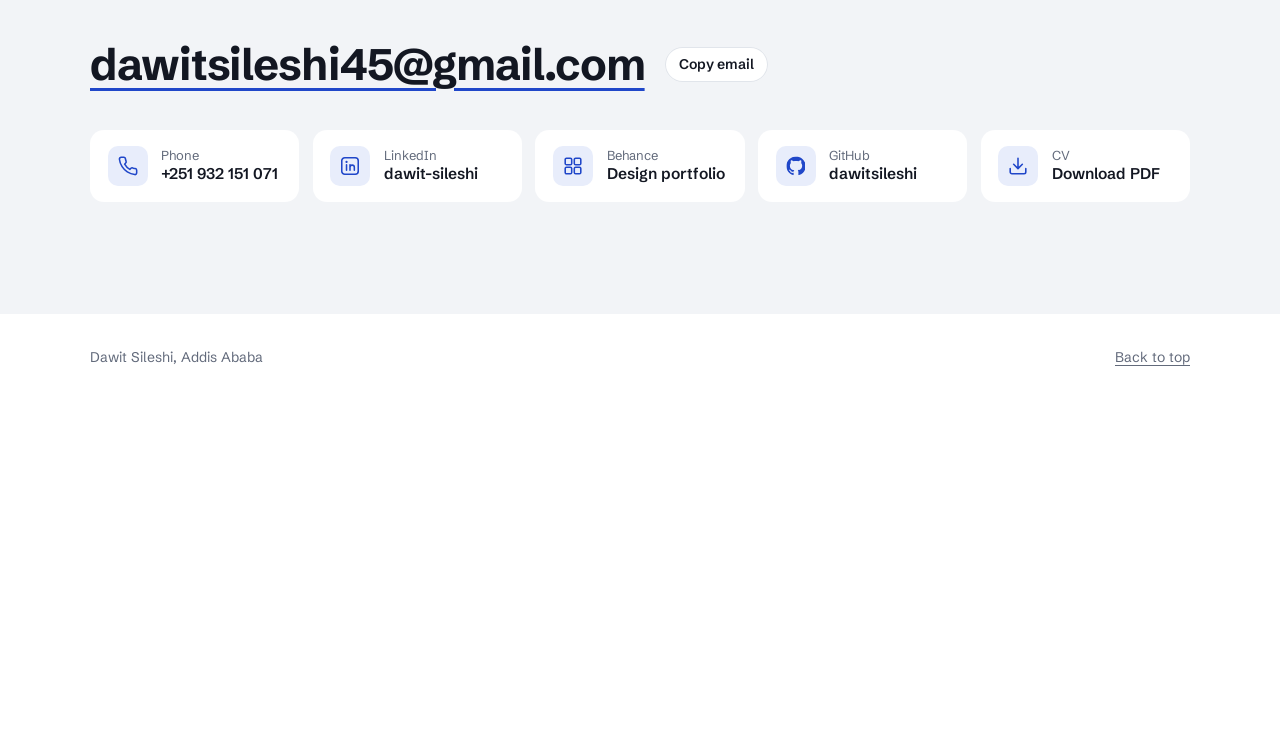
<file: data/index.html>
<!doctype html>
<html lang="en">
<head>
<meta charset="utf-8">
<meta name="viewport" content="width=device-width, initial-scale=1">
<title>Data &amp; visual work · Dawit Sileshi</title>
<meta name="robots" content="noindex">
<link rel="canonical" href="https://dawitsileshi.netlify.app/#data">
<meta http-equiv="refresh" content="0; url=/#data">
</head>
<body>
<p>This work now lives on the <a href="/#data">home page</a>.</p>
</body>
</html>
</file>
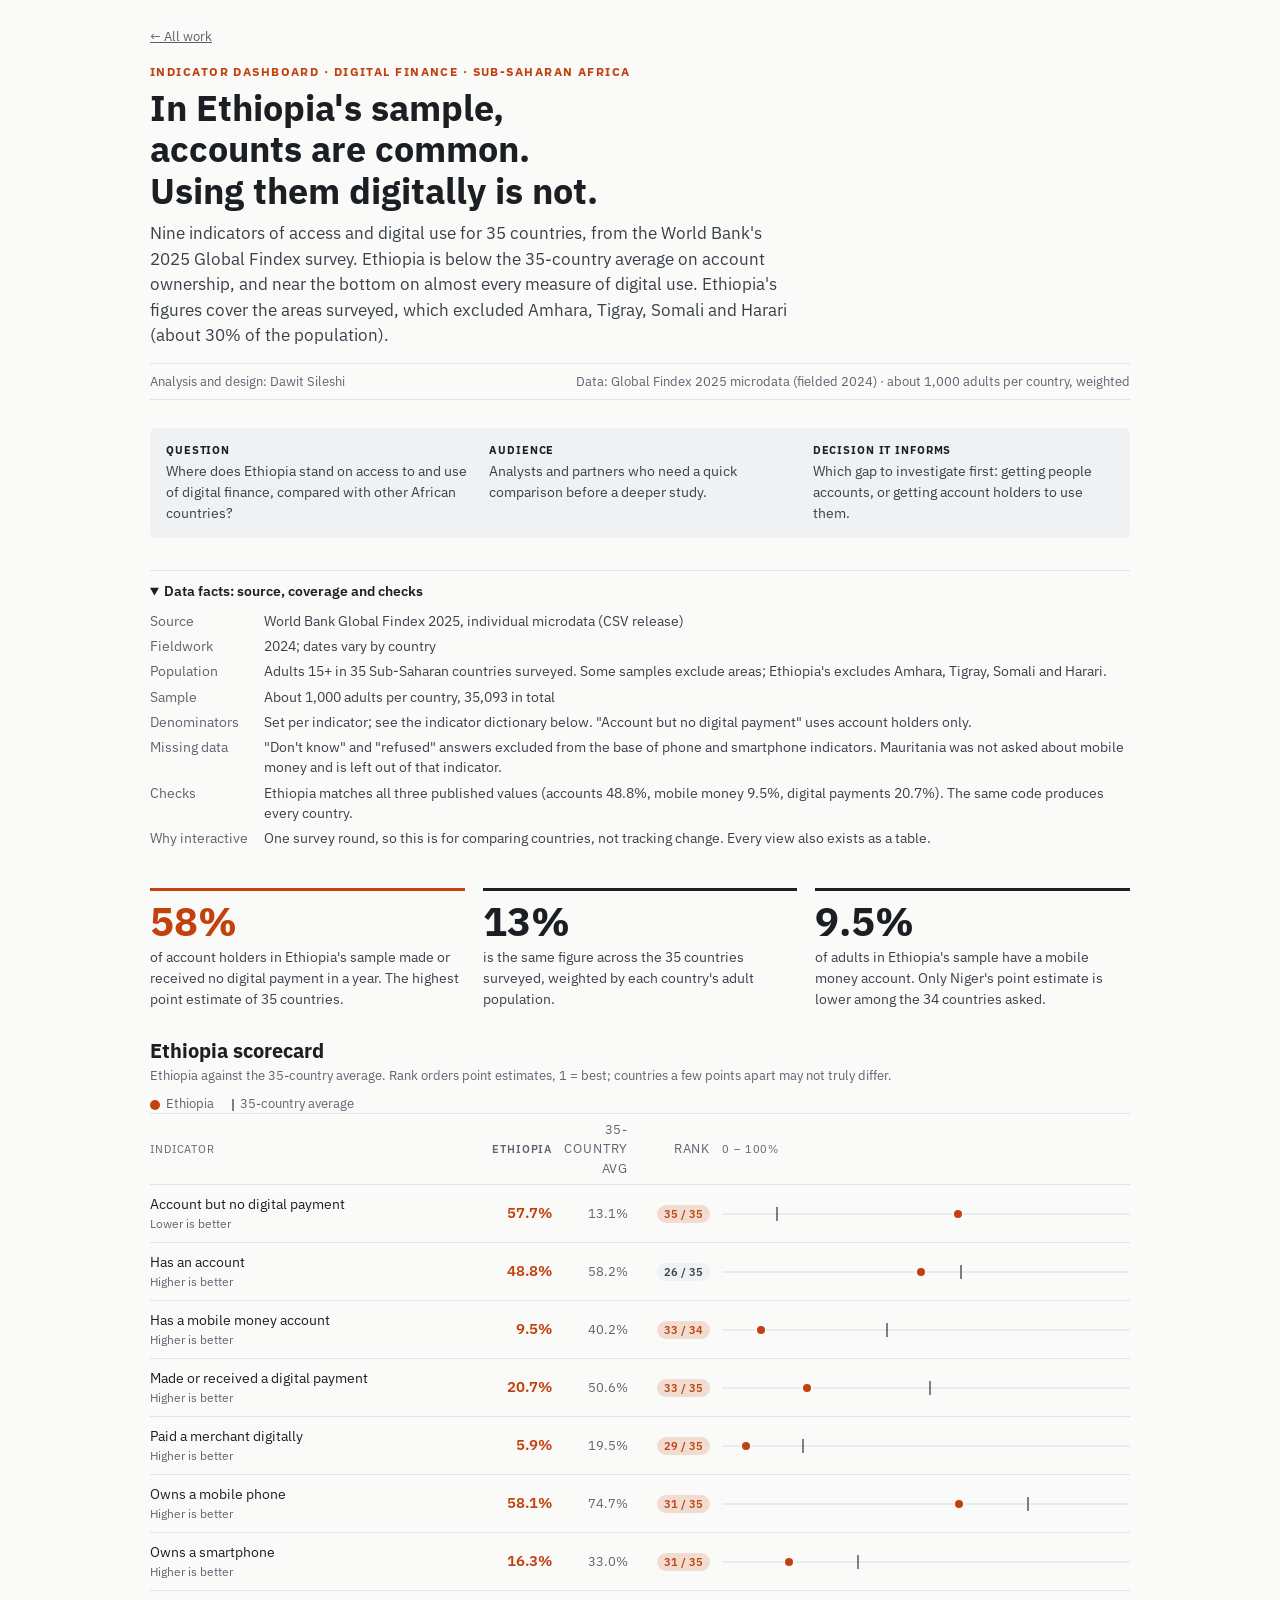
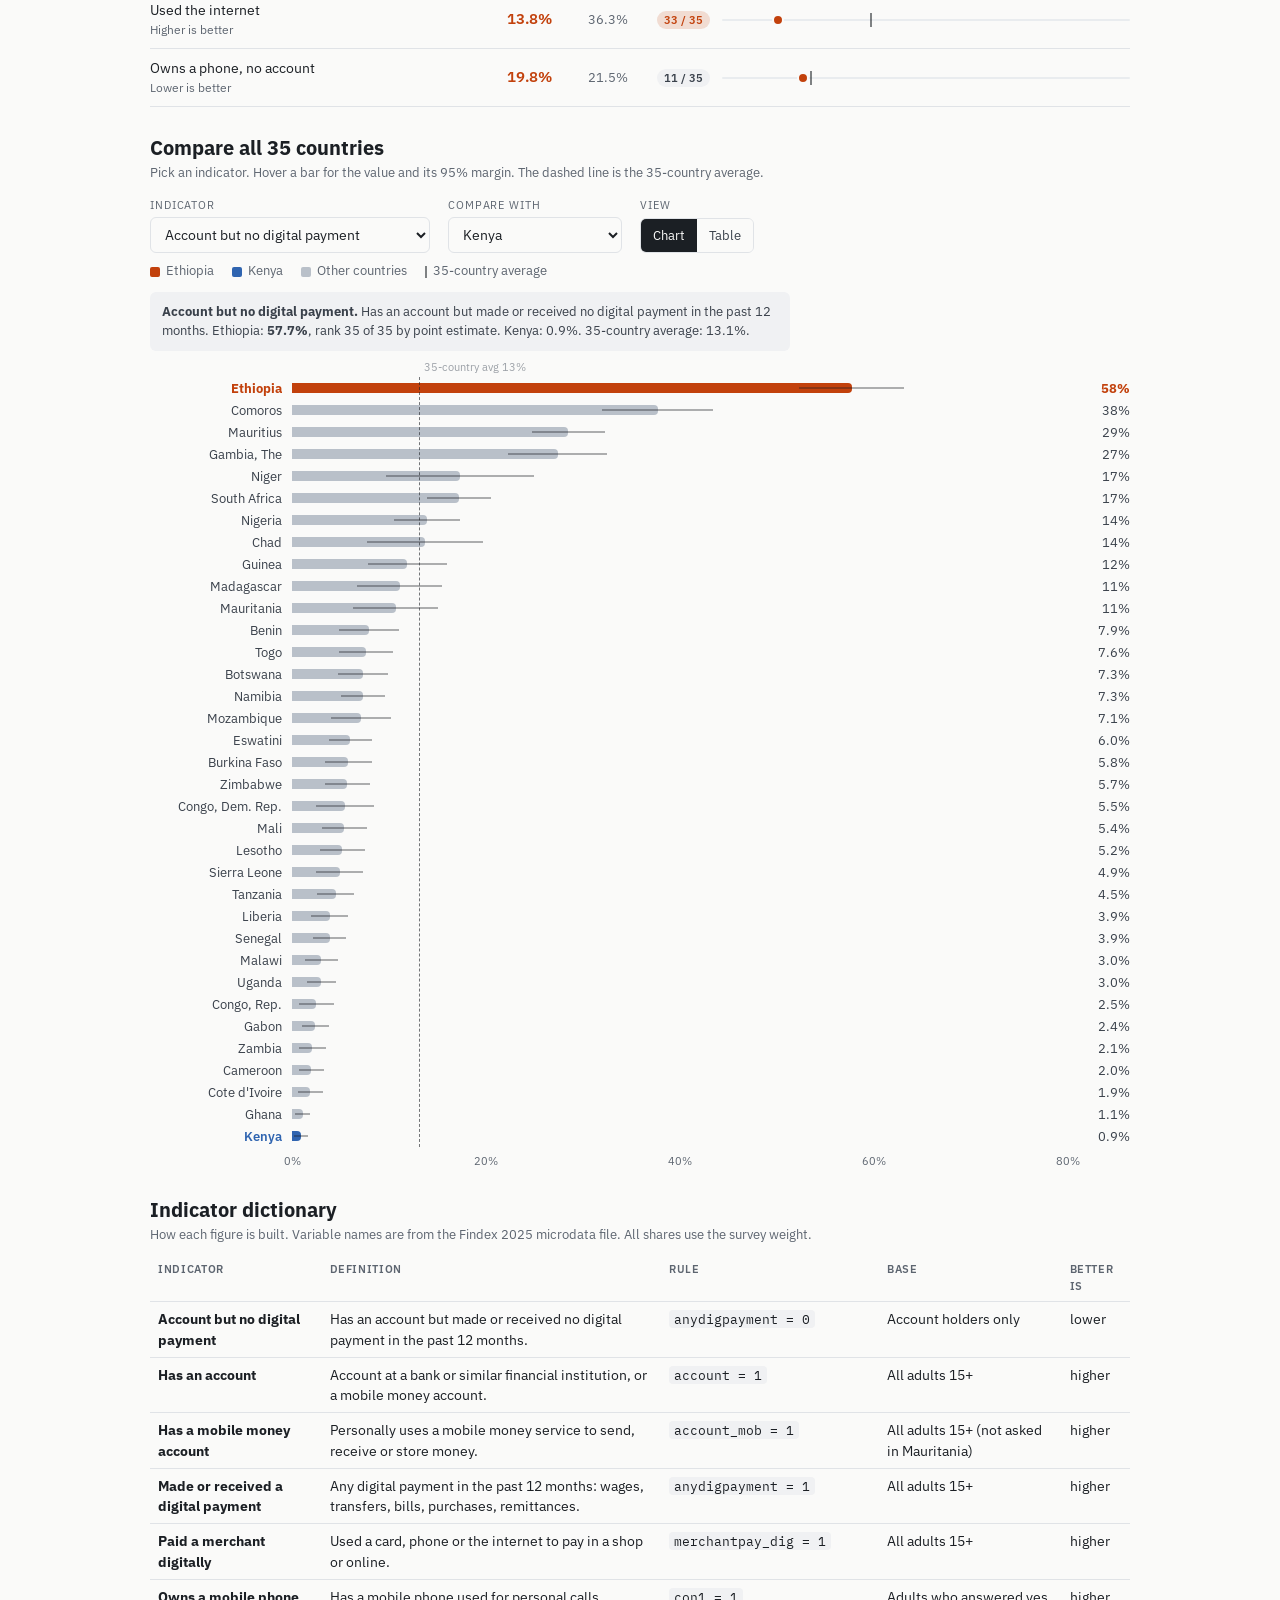
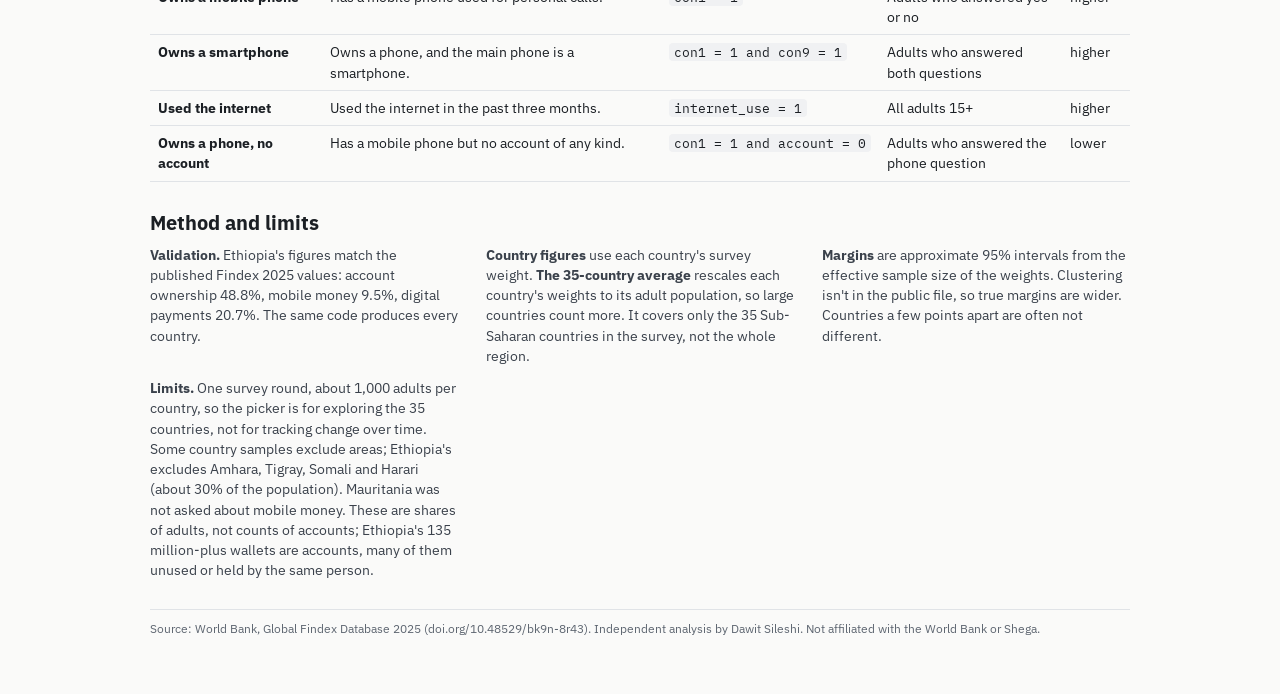
<file: data/africa-indicators/index.html>
<!doctype html>
<html lang="en">
<head>
<meta charset="utf-8">
<meta name="viewport" content="width=device-width, initial-scale=1, viewport-fit=cover">
<title>Africa Digital Finance Indicators · Dawit Sileshi</title>
<meta name="description" content="Nine digital finance indicators for 35 African countries, Global Findex 2025.">
<meta property="og:title" content="Africa Digital Finance Indicators">
<meta property="og:description" content="Nine digital finance indicators for 35 African countries, Global Findex 2025.">
</head>
<body>
<nav style="max-width:980px;margin:0 auto 18px;font:13px 'IBM Plex Sans',system-ui,sans-serif"><a href="/#data" style="color:inherit;opacity:.7">← All work</a></nav>
<link rel="stylesheet" href="https://fonts.googleapis.com/css2?family=IBM+Plex+Sans:wght@400;500;600;700&family=IBM+Plex+Mono:wght@400;500&display=swap">
<style>
/* Layout: scorecard summary first, then one ranked chart driven by an indicator picker, then the indicator dictionary */
:root{
  --bg:#FAFAF9; --panel:#F0F1F3; --ink:#1B1F24; --ink2:#3A414B; --muted:#5D6570; --rule:#E0E3E7;
  --eth:#C2410C; --cmp:#2F64B0; --bar:#B9C0C9; --track:#E9ECEF;
  --sans:"IBM Plex Sans",system-ui,-apple-system,"Segoe UI",Arial,sans-serif;
  --mono:"IBM Plex Mono",ui-monospace,Menlo,Consolas,monospace;
}
@media (prefers-color-scheme:dark){:root:not([data-theme="light"]){
  --bg:#14171B; --panel:#1D2126; --ink:#ECEEF1; --ink2:#C6CBD2; --muted:#98A0AB; --rule:#2D3239;
  --eth:#F07A42; --cmp:#6E9BDB; --bar:#525A65; --track:#262B31; color-scheme:dark}}
:root[data-theme="dark"]{
  --bg:#14171B; --panel:#1D2126; --ink:#ECEEF1; --ink2:#C6CBD2; --muted:#98A0AB; --rule:#2D3239;
  --eth:#F07A42; --cmp:#6E9BDB; --bar:#525A65; --track:#262B31; color-scheme:dark}
*{box-sizing:border-box;margin:0;padding:0}
body{background:var(--bg);color:var(--ink);font-family:var(--sans);font-size:15px;line-height:1.5;padding-inline:20px;padding-block:28px 56px}
.wrap{max-width:980px;margin:0 auto;display:flex;flex-direction:column;gap:28px}
.kicker{font-size:12px;letter-spacing:.12em;text-transform:uppercase;color:var(--eth);font-weight:700}
h1{font-size:clamp(26px,4.4vw,36px);line-height:1.15;font-weight:700;text-wrap:balance;margin-top:6px;max-width:26ch}
.lede{font-size:17px;color:var(--ink2);max-width:64ch;margin-top:10px}
.meta{font-size:13px;color:var(--muted);border-top:1px solid var(--rule);border-bottom:1px solid var(--rule);padding:8px 0;margin-top:14px;display:flex;flex-wrap:wrap;gap:4px 20px;justify-content:space-between}
h2{font-size:20px;line-height:1.25;text-wrap:balance}
.sub{font-size:13px;color:var(--muted);margin-top:3px}
.num{font-variant-numeric:tabular-nums}

/* headline */
.hero{display:grid;grid-template-columns:repeat(auto-fit,minmax(200px,1fr));gap:18px}
.stat{border-top:3px solid var(--ink);padding-top:10px;min-width:0}
.stat.eth{border-color:var(--eth)}
.stat b{display:block;font-size:40px;line-height:1;font-weight:700}
.stat.eth b{color:var(--eth)}
.stat span{display:block;font-size:14px;color:var(--ink2);margin-top:6px}

/* scorecard */
.score{border-top:1px solid var(--rule)}
.srow{display:grid;grid-template-columns:minmax(0,1.6fr) 64px 64px 70px minmax(120px,2fr);gap:12px;align-items:center;padding:9px 0;border-bottom:1px solid var(--rule)}
.srow.head{font-size:11px;letter-spacing:.08em;text-transform:uppercase;color:var(--muted);padding:6px 0}
.srow .lab{font-size:14px;min-width:0}
.srow .lab small{display:block;color:var(--muted);font-size:12px}
.srow .v{text-align:right;font-weight:600}
.srow .r{text-align:right;color:var(--muted);font-size:13px}
.srow .rank{text-align:right;font-size:13px}
.strip{position:relative;height:18px}
.strip .ln{position:absolute;left:0;right:0;top:8px;height:2px;background:var(--track);border-radius:2px}
.strip .reg{position:absolute;top:2px;width:2px;height:14px;background:var(--ink);opacity:.55}
.strip .dot{position:absolute;top:3px;width:12px;height:12px;margin-left:-6px;border-radius:50%;background:var(--eth);border:2px solid var(--bg)}
.pill{display:inline-block;font-size:11px;font-weight:600;padding:1px 7px;border-radius:999px;background:var(--panel);color:var(--ink2)}
.pill.bad{background:color-mix(in srgb,var(--eth) 16%,transparent);color:var(--eth)}
.legend{display:flex;flex-wrap:wrap;gap:6px 18px;font-size:12.5px;color:var(--muted);margin-top:8px}
.legend i{display:inline-block;vertical-align:middle;margin-right:6px}
.key-dot{width:10px;height:10px;border-radius:50%;background:var(--eth)}
.key-cmp{width:10px;height:10px;border-radius:2px;background:var(--cmp)}
.key-bar{width:10px;height:10px;border-radius:2px;background:var(--bar)}
.key-reg{width:2px;height:12px;background:var(--ink);opacity:.55}

/* controls */
.controls{display:flex;flex-wrap:wrap;gap:12px 18px;align-items:end;margin-top:14px}
.field{display:flex;flex-direction:column;gap:4px;min-width:0}
.field label{font-size:11px;letter-spacing:.08em;text-transform:uppercase;color:var(--muted)}
select{font:inherit;font-size:14px;color:var(--ink);background:var(--bg);border:1px solid var(--rule);border-radius:6px;padding:7px 30px 7px 10px;max-width:100%}
select:focus-visible,button:focus-visible{outline:2px solid var(--cmp);outline-offset:2px}
.seg{display:inline-flex;border:1px solid var(--rule);border-radius:6px;overflow:hidden}
.seg button{font:inherit;font-size:13px;background:var(--bg);color:var(--ink2);border:0;padding:7px 12px;cursor:pointer}
.seg button[aria-pressed="true"]{background:var(--ink);color:var(--bg)}
.note{font-size:13px;color:var(--ink2);background:var(--panel);border-radius:6px;padding:10px 12px;margin-top:12px;max-width:80ch}

/* ranked bars */
.chart{margin-top:10px;position:relative}
.brow{display:grid;grid-template-columns:132px minmax(0,1fr) 52px;gap:10px;align-items:center;height:22px;cursor:default}
.brow .nm{font-size:12.5px;text-align:right;white-space:nowrap;overflow:hidden;text-overflow:ellipsis;color:var(--ink2)}
.brow.eth .nm{color:var(--eth);font-weight:700}
.brow.cmp .nm{color:var(--cmp);font-weight:600}
.track{position:relative;height:14px}
.fill{position:absolute;left:0;top:2px;height:10px;border-radius:0 4px 4px 0;background:var(--bar)}
.brow.eth .fill{background:var(--eth)}
.brow.cmp .fill{background:var(--cmp)}
.ci{position:absolute;top:6px;height:2px;background:var(--ink);opacity:.35}
.brow .val{font-size:12.5px;text-align:right;color:var(--ink2)}
.brow.eth .val{color:var(--eth);font-weight:700}
.brow:hover .nm,.brow:hover .val{color:var(--ink)}
.brow:hover .fill{filter:brightness(.92)}
.regline{position:absolute;top:0;bottom:0;width:0;border-left:1.5px dashed var(--ink);opacity:.6;pointer-events:none}
.reglab{position:absolute;top:-18px;font-size:11px;color:var(--muted);white-space:nowrap;transform:translateX(4px)}
.axis{display:grid;grid-template-columns:132px minmax(0,1fr) 52px;gap:10px;margin-top:6px}
.axis .ticks{position:relative;height:16px;font-size:11px;color:var(--muted)}
.axis .ticks span{position:absolute;transform:translateX(-50%)}
.tip{position:fixed;z-index:10;pointer-events:none;background:var(--ink);color:var(--bg);font-size:12.5px;line-height:1.4;padding:8px 10px;border-radius:6px;max-width:240px;opacity:0;transition:opacity .08s}
.tip b{display:block;font-size:13px}
@media (prefers-reduced-motion:reduce){.tip{transition:none}}

/* tables */
.tbl{overflow-x:auto;margin-top:10px}
table{border-collapse:collapse;width:100%;font-size:13.5px;min-width:560px}
th,td{text-align:left;padding:7px 8px;border-bottom:1px solid var(--rule);vertical-align:top}
th{font-size:11px;letter-spacing:.06em;text-transform:uppercase;color:var(--muted);font-weight:600}
td.n{text-align:right;font-variant-numeric:tabular-nums;white-space:nowrap}
code{font-family:var(--mono);font-size:12.5px;background:var(--panel);padding:1px 5px;border-radius:4px;white-space:nowrap}
tr.eth td{color:var(--eth);font-weight:600}
.method{font-size:13.5px;color:var(--ink2);display:grid;grid-template-columns:repeat(auto-fit,minmax(260px,1fr));gap:12px 28px}
.method p{min-width:0}

.qad{display:grid;grid-template-columns:repeat(auto-fit,minmax(200px,1fr));gap:12px 22px;background:var(--panel,#F0F1F3);border-radius:6px;padding:14px 16px;font-size:14px;color:var(--ink2,#3A414B)}
.qad div{min-width:0}.qad b{display:block;font-size:11px;letter-spacing:.08em;text-transform:uppercase;color:var(--ink,#1B1F24);margin-bottom:2px}
.facts{border-top:1px solid var(--rule,#E1E4E8);margin-top:4px}
.facts summary{cursor:pointer;font-size:13.5px;font-weight:600;padding:10px 0;color:var(--ink,#1B1F24)}
.facts summary:focus-visible{outline:2px solid var(--blue,#2F64B0);outline-offset:2px}
.facts dl{display:grid;grid-template-columns:max-content minmax(0,1fr);gap:5px 16px;font-size:13.5px;color:var(--ink2,#3A414B);padding-bottom:12px}
.facts dt{color:var(--muted,#5D6570)}
@media (max-width:520px){.facts dl{grid-template-columns:1fr}.facts dt{margin-top:6px}}

footer{font-size:12px;color:var(--muted);border-top:1px solid var(--rule);padding-top:10px}

@media (max-width:560px){
  .srow{grid-template-columns:minmax(0,1fr) 52px 52px;row-gap:4px}
  .srow .rank{display:none}
  .srow .strip{grid-column:1/-1}
  .srow.head .hs{display:none}
  .brow,.axis{grid-template-columns:96px minmax(0,1fr) 44px;gap:8px}
}
@media print{body{padding-block:0}.controls{display:none}.pb{break-before:page}section{break-inside:avoid}.brow{height:19px}.wrap{gap:20px}footer{break-inside:avoid}}
</style>

<div class="wrap">
<header>
  <div class="kicker">Indicator dashboard · Digital finance · Sub-Saharan Africa</div>
  <h1>In Ethiopia's sample, accounts are common. Using them digitally is not.</h1>
  <p class="lede">Nine indicators of access and digital use for 35 countries, from the World Bank's 2025 Global Findex survey. Ethiopia is below the 35-country average on account ownership, and near the bottom on almost every measure of digital use. Ethiopia's figures cover the areas surveyed, which excluded Amhara, Tigray, Somali and Harari (about 30% of the population).</p>
  <div class="meta"><span>Analysis and design: Dawit Sileshi</span><span>Data: Global Findex 2025 microdata (fielded 2024) · about 1,000 adults per country, weighted</span></div>
</header>

<div class="qad" role="group" aria-label="Question, audience and decision"><div><b>Question</b>Where does Ethiopia stand on access to and use of digital finance, compared with other African countries?</div><div><b>Audience</b>Analysts and partners who need a quick comparison before a deeper study.</div><div><b>Decision it informs</b>Which gap to investigate first: getting people accounts, or getting account holders to use them.</div></div>
<details class="facts" open><summary>Data facts: source, coverage and checks</summary><dl><dt>Source</dt><dd>World Bank Global Findex 2025, individual microdata (CSV release)</dd><dt>Fieldwork</dt><dd>2024; dates vary by country</dd><dt>Population</dt><dd>Adults 15+ in 35 Sub-Saharan countries surveyed. Some samples exclude areas; Ethiopia's excludes Amhara, Tigray, Somali and Harari.</dd><dt>Sample</dt><dd>About 1,000 adults per country, 35,093 in total</dd><dt>Denominators</dt><dd>Set per indicator; see the indicator dictionary below. "Account but no digital payment" uses account holders only.</dd><dt>Missing data</dt><dd>"Don't know" and "refused" answers excluded from the base of phone and smartphone indicators. Mauritania was not asked about mobile money and is left out of that indicator.</dd><dt>Checks</dt><dd>Ethiopia matches all three published values (accounts 48.8%, mobile money 9.5%, digital payments 20.7%). The same code produces every country.</dd><dt>Why interactive</dt><dd>One survey round, so this is for comparing countries, not tracking change. Every view also exists as a table.</dd></dl></details>
<section class="hero" aria-label="Headline figures">
  <div class="stat eth"><b class="num" id="h1">58%</b><span>of account holders in Ethiopia's sample made or received no digital payment in a year. The highest point estimate of 35 countries.</span></div>
  <div class="stat"><b class="num" id="h2">13%</b><span>is the same figure across the 35 countries surveyed, weighted by each country's adult population.</span></div>
  <div class="stat"><b class="num" id="h3">9.5%</b><span>of adults in Ethiopia's sample have a mobile money account. Only Niger's point estimate is lower among the 34 countries asked.</span></div>
</section>

<section aria-labelledby="sc-h">
  <h2 id="sc-h">Ethiopia scorecard</h2>
  <p class="sub">Ethiopia against the 35-country average. Rank orders point estimates, 1 = best; countries a few points apart may not truly differ.</p>
  <div class="legend"><span><i class="key-dot"></i>Ethiopia</span><span><i class="key-reg"></i>35-country average</span></div>
  <div class="score" id="score" role="table" aria-label="Ethiopia scorecard"></div>
</section>

<section class="pb" aria-labelledby="rk-h">
  <h2 id="rk-h">Compare all 35 countries</h2>
  <p class="sub">Pick an indicator. Hover a bar for the value and its 95% margin. The dashed line is the 35-country average.</p>
  <div class="controls">
    <div class="field"><label for="ind">Indicator</label><select id="ind"></select></div>
    <div class="field"><label for="cmp">Compare with</label><select id="cmp"></select></div>
    <div class="field"><label>View</label>
      <div class="seg" role="group" aria-label="View"><button type="button" id="vChart" aria-pressed="true">Chart</button><button type="button" id="vTable" aria-pressed="false">Table</button></div>
    </div>
  </div>
  <div class="legend"><span><i class="key-dot" style="border-radius:2px"></i>Ethiopia</span><span><i class="key-cmp"></i><span id="cmpName">Kenya</span></span><span><i class="key-bar"></i>Other countries</span><span><i class="key-reg"></i>35-country average</span></div>
  <p class="note" id="indNote"></p>
  <div id="chartView"><div class="chart" id="chart" style="margin-top:26px"></div><div class="axis"><span></span><div class="ticks" id="ticks"></div><span></span></div></div>
  <div class="tbl" id="tableView" hidden></div>
</section>

<section class="pb" aria-labelledby="dict-h">
  <h2 id="dict-h">Indicator dictionary</h2>
  <p class="sub">How each figure is built. Variable names are from the Findex 2025 microdata file. All shares use the survey weight.</p>
  <div class="tbl"><table id="dict"><thead><tr><th>Indicator</th><th>Definition</th><th>Rule</th><th>Base</th><th>Better is</th></tr></thead><tbody></tbody></table></div>
</section>

<section aria-labelledby="m-h">
  <h2 id="m-h">Method and limits</h2>
  <div class="method" style="margin-top:10px">
    <p><b>Validation.</b> Ethiopia's figures match the published Findex 2025 values: account ownership 48.8%, mobile money 9.5%, digital payments 20.7%. The same code produces every country.</p>
    <p><b>Country figures</b> use each country's survey weight. <b>The 35-country average</b> rescales each country's weights to its adult population, so large countries count more. It covers only the 35 Sub-Saharan countries in the survey, not the whole region.</p>
    <p><b>Margins</b> are approximate 95% intervals from the effective sample size of the weights. Clustering isn't in the public file, so true margins are wider. Countries a few points apart are often not different.</p>
    <p><b>Limits.</b> One survey round, about 1,000 adults per country, so the picker is for exploring the 35 countries, not for tracking change over time. Some country samples exclude areas; Ethiopia's excludes Amhara, Tigray, Somali and Harari (about 30% of the population). Mauritania was not asked about mobile money. These are shares of adults, not counts of accounts; Ethiopia's 135 million-plus wallets are accounts, many of them unused or held by the same person.</p>
  </div>
</section>

<footer>Source: World Bank, Global Findex Database 2025 (doi.org/10.48529/bk9n-8r43). Independent analysis by Dawit Sileshi. Not affiliated with the World Bank or Shega.</footer>
</div>
<div class="tip" id="tip" role="tooltip"></div>

<script>
const DATA={"order": ["acct_no_digpay", "account", "mobile_money", "dig_pay", "merchant_dig", "phone", "smartphone", "internet", "phone_no_acct"], "defs": {"account": ["Has an account", "Account at a bank or similar financial institution, or a mobile money account.", "account = 1", "All adults 15+", "higher"], "mobile_money": ["Has a mobile money account", "Personally uses a mobile money service to send, receive or store money.", "account_mob = 1", "All adults 15+ (not asked in Mauritania)", "higher"], "dig_pay": ["Made or received a digital payment", "Any digital payment in the past 12 months: wages, transfers, bills, purchases, remittances.", "anydigpayment = 1", "All adults 15+", "higher"], "merchant_dig": ["Paid a merchant digitally", "Used a card, phone or the internet to pay in a shop or online.", "merchantpay_dig = 1", "All adults 15+", "higher"], "phone": ["Owns a mobile phone", "Has a mobile phone used for personal calls.", "con1 = 1", "Adults who answered yes or no", "higher"], "smartphone": ["Owns a smartphone", "Owns a phone, and the main phone is a smartphone.", "con1 = 1 and con9 = 1", "Adults who answered both questions", "higher"], "internet": ["Used the internet", "Used the internet in the past three months.", "internet_use = 1", "All adults 15+", "higher"], "phone_no_acct": ["Owns a phone, no account", "Has a mobile phone but no account of any kind.", "con1 = 1 and account = 0", "Adults who answered the phone question", "lower"], "acct_no_digpay": ["Account but no digital payment", "Has an account but made or received no digital payment in the past 12 months.", "anydigpayment = 0", "Account holders only", "lower"]}, "rows": [{"economy": "Benin", "code": "BEN", "n": 1000, "pop_adult": 8207504.0, "account": 51.8, "account_moe": 4.3, "mobile_money": 44.9, "mobile_money_moe": 4.3, "dig_pay": 47.7, "dig_pay_moe": 4.3, "phone": 77.0, "phone_moe": 3.6, "smartphone": 29.0, "smartphone_moe": 3.9, "internet": 34.3, "internet_moe": 4.1, "phone_no_acct": 29.3, "phone_no_acct_moe": 3.9, "acct_no_digpay": 7.9, "acct_no_digpay_moe": 3.1, "merchant_dig": 6.8, "merchant_dig_moe": 2.2}, {"economy": "Botswana", "code": "BWA", "n": 1000, "pop_adult": 1679590.0, "account": 61.4, "account_moe": 3.9, "mobile_money": 51.6, "mobile_money_moe": 4.0, "dig_pay": 56.9, "dig_pay_moe": 4.0, "phone": 88.3, "phone_moe": 2.6, "smartphone": 44.8, "smartphone_moe": 4.0, "internet": 47.3, "internet_moe": 4.0, "phone_no_acct": 30.1, "phone_no_acct_moe": 3.7, "acct_no_digpay": 7.3, "acct_no_digpay_moe": 2.6, "merchant_dig": 25.6, "merchant_dig_moe": 3.5}, {"economy": "Burkina Faso", "code": "BFA", "n": 1000, "pop_adult": 13262560.0, "account": 51.4, "account_moe": 3.7, "mobile_money": 44.2, "mobile_money_moe": 3.7, "dig_pay": 48.4, "dig_pay_moe": 3.7, "phone": 87.8, "phone_moe": 2.4, "smartphone": 37.4, "smartphone_moe": 3.6, "internet": 31.3, "internet_moe": 3.5, "phone_no_acct": 39.3, "phone_no_acct_moe": 3.6, "acct_no_digpay": 5.8, "acct_no_digpay_moe": 2.4, "merchant_dig": 12.0, "merchant_dig_moe": 2.4}, {"economy": "Cameroon", "code": "CMR", "n": 1000, "pop_adult": 16524096.0, "account": 60.9, "account_moe": 3.6, "mobile_money": 55.1, "mobile_money_moe": 3.7, "dig_pay": 59.6, "dig_pay_moe": 3.6, "phone": 77.8, "phone_moe": 3.0, "smartphone": 41.6, "smartphone_moe": 3.6, "internet": 46.2, "internet_moe": 3.7, "phone_no_acct": 21.4, "phone_no_acct_moe": 3.0, "acct_no_digpay": 2.0, "acct_no_digpay_moe": 1.3, "merchant_dig": 20.3, "merchant_dig_moe": 3.0}, {"economy": "Chad", "code": "TCD", "n": 1000, "pop_adult": 10289880.0, "account": 20.9, "account_moe": 3.4, "mobile_money": 13.3, "mobile_money_moe": 2.9, "dig_pay": 18.0, "dig_pay_moe": 3.2, "phone": 53.5, "phone_moe": 4.2, "smartphone": 8.7, "smartphone_moe": 2.4, "internet": 11.4, "internet_moe": 2.7, "phone_no_acct": 38.6, "phone_no_acct_moe": 4.1, "acct_no_digpay": 13.7, "acct_no_digpay_moe": 6.0, "merchant_dig": 5.0, "merchant_dig_moe": 1.8}, {"economy": "Comoros", "code": "COM", "n": 1000, "pop_adult": 532331.0, "account": 45.5, "account_moe": 4.1, "mobile_money": 14.1, "mobile_money_moe": 2.9, "dig_pay": 28.3, "dig_pay_moe": 3.7, "phone": 71.9, "phone_moe": 3.7, "smartphone": 47.7, "smartphone_moe": 4.1, "internet": 43.4, "internet_moe": 4.1, "phone_no_acct": 33.8, "phone_no_acct_moe": 3.9, "acct_no_digpay": 37.7, "acct_no_digpay_moe": 5.7, "merchant_dig": 6.8, "merchant_dig_moe": 2.1}, {"economy": "Congo, Dem. Rep.", "code": "COD", "n": 1000, "pop_adult": 57033055.0, "account": 39.2, "account_moe": 4.5, "mobile_money": 35.1, "mobile_money_moe": 4.4, "dig_pay": 37.1, "dig_pay_moe": 4.5, "phone": 54.4, "phone_moe": 4.6, "smartphone": 20.6, "smartphone_moe": 3.7, "internet": 32.1, "internet_moe": 4.3, "phone_no_acct": 20.3, "phone_no_acct_moe": 3.7, "acct_no_digpay": 5.5, "acct_no_digpay_moe": 3.0, "merchant_dig": 7.4, "merchant_dig_moe": 2.4}, {"economy": "Congo, Rep.", "code": "COG", "n": 1000, "pop_adult": 3655093.0, "account": 55.6, "account_moe": 4.3, "mobile_money": 51.6, "mobile_money_moe": 4.3, "dig_pay": 54.2, "dig_pay_moe": 4.3, "phone": 73.2, "phone_moe": 3.8, "smartphone": 26.6, "smartphone_moe": 3.8, "internet": 33.9, "internet_moe": 4.1, "phone_no_acct": 25.6, "phone_no_acct_moe": 3.7, "acct_no_digpay": 2.5, "acct_no_digpay_moe": 1.8, "merchant_dig": 9.9, "merchant_dig_moe": 2.6}, {"economy": "Cote d'Ivoire", "code": "CIV", "n": 1000, "pop_adult": 18301587.0, "account": 57.6, "account_moe": 3.7, "mobile_money": 53.4, "mobile_money_moe": 3.7, "dig_pay": 56.5, "dig_pay_moe": 3.7, "phone": 89.2, "phone_moe": 2.3, "smartphone": 45.9, "smartphone_moe": 3.7, "internet": 47.2, "internet_moe": 3.7, "phone_no_acct": 33.6, "phone_no_acct_moe": 3.5, "acct_no_digpay": 1.9, "acct_no_digpay_moe": 1.3, "merchant_dig": 9.2, "merchant_dig_moe": 2.1}, {"economy": "Eswatini", "code": "SWZ", "n": 1051, "pop_adult": 816208.0, "account": 65.1, "account_moe": 3.8, "mobile_money": 50.4, "mobile_money_moe": 4.0, "dig_pay": 61.2, "dig_pay_moe": 3.9, "phone": 86.2, "phone_moe": 2.7, "smartphone": 49.5, "smartphone_moe": 4.0, "internet": 51.6, "internet_moe": 4.0, "phone_no_acct": 26.0, "phone_no_acct_moe": 3.5, "acct_no_digpay": 6.0, "acct_no_digpay_moe": 2.2, "merchant_dig": 18.2, "merchant_dig_moe": 3.1}, {"economy": "Ethiopia", "code": "ETH", "n": 1001, "pop_adult": 78031387.0, "account": 48.8, "account_moe": 4.0, "mobile_money": 9.5, "mobile_money_moe": 2.4, "dig_pay": 20.7, "dig_pay_moe": 3.3, "phone": 58.1, "phone_moe": 4.0, "smartphone": 16.3, "smartphone_moe": 3.0, "internet": 13.8, "internet_moe": 2.8, "phone_no_acct": 19.8, "phone_no_acct_moe": 3.2, "acct_no_digpay": 57.7, "acct_no_digpay_moe": 5.4, "merchant_dig": 5.9, "merchant_dig_moe": 1.9}, {"economy": "Gabon", "code": "GAB", "n": 1000, "pop_adult": 1573811.0, "account": 68.2, "account_moe": 3.8, "mobile_money": 61.6, "mobile_money_moe": 3.9, "dig_pay": 66.5, "dig_pay_moe": 3.8, "phone": 87.2, "phone_moe": 2.7, "smartphone": 59.9, "smartphone_moe": 4.0, "internet": 68.7, "internet_moe": 3.7, "phone_no_acct": 24.3, "phone_no_acct_moe": 3.5, "acct_no_digpay": 2.4, "acct_no_digpay_moe": 1.4, "merchant_dig": 20.1, "merchant_dig_moe": 3.2}, {"economy": "Gambia, The", "code": "GMB", "n": 1008, "pop_adult": 1598990.0, "account": 38.2, "account_moe": 3.6, "mobile_money": 19.1, "mobile_money_moe": 2.9, "dig_pay": 27.7, "dig_pay_moe": 3.3, "phone": 79.9, "phone_moe": 3.0, "smartphone": 64.2, "smartphone_moe": 3.5, "internet": 64.8, "internet_moe": 3.5, "phone_no_acct": 45.3, "phone_no_acct_moe": 3.7, "acct_no_digpay": 27.4, "acct_no_digpay_moe": 5.1, "merchant_dig": 3.2, "merchant_dig_moe": 1.3}, {"economy": "Ghana", "code": "GHA", "n": 1000, "pop_adult": 21563813.0, "account": 81.2, "account_moe": 2.8, "mobile_money": 78.3, "mobile_money_moe": 3.0, "dig_pay": 80.4, "dig_pay_moe": 2.9, "phone": 87.9, "phone_moe": 2.4, "smartphone": 53.8, "smartphone_moe": 3.6, "internet": 54.8, "internet_moe": 3.6, "phone_no_acct": 8.9, "phone_no_acct_moe": 2.1, "acct_no_digpay": 1.1, "acct_no_digpay_moe": 0.8, "merchant_dig": 27.3, "merchant_dig_moe": 3.2}, {"economy": "Guinea", "code": "GIN", "n": 1000, "pop_adult": 8464230.0, "account": 36.0, "account_moe": 3.9, "mobile_money": 25.8, "mobile_money_moe": 3.6, "dig_pay": 31.8, "dig_pay_moe": 3.8, "phone": 82.3, "phone_moe": 3.1, "smartphone": 26.6, "smartphone_moe": 3.6, "internet": 31.0, "internet_moe": 3.8, "phone_no_acct": 48.5, "phone_no_acct_moe": 4.1, "acct_no_digpay": 11.9, "acct_no_digpay_moe": 4.1, "merchant_dig": 8.4, "merchant_dig_moe": 2.3}, {"economy": "Kenya", "code": "KEN", "n": 1000, "pop_adult": 34616135.0, "account": 90.1, "account_moe": 2.1, "mobile_money": 87.5, "mobile_money_moe": 2.4, "dig_pay": 89.3, "dig_pay_moe": 2.2, "phone": 92.7, "phone_moe": 1.9, "smartphone": 55.0, "smartphone_moe": 3.5, "internet": 60.5, "internet_moe": 3.5, "phone_no_acct": 5.5, "phone_no_acct_moe": 1.6, "acct_no_digpay": 0.9, "acct_no_digpay_moe": 0.7, "merchant_dig": 55.8, "merchant_dig_moe": 3.5}, {"economy": "Lesotho", "code": "LSO", "n": 1020, "pop_adult": 1504222.0, "account": 61.6, "account_moe": 4.2, "mobile_money": 53.5, "mobile_money_moe": 4.3, "dig_pay": 58.4, "dig_pay_moe": 4.3, "phone": 79.5, "phone_moe": 3.5, "smartphone": 45.6, "smartphone_moe": 4.3, "internet": 45.9, "internet_moe": 4.3, "phone_no_acct": 23.3, "phone_no_acct_moe": 3.7, "acct_no_digpay": 5.2, "acct_no_digpay_moe": 2.3, "merchant_dig": 15.7, "merchant_dig_moe": 3.1}, {"economy": "Liberia", "code": "LBR", "n": 1001, "pop_adult": 3295997.0, "account": 52.2, "account_moe": 3.6, "mobile_money": 47.5, "mobile_money_moe": 3.6, "dig_pay": 50.2, "dig_pay_moe": 3.6, "phone": 70.0, "phone_moe": 3.3, "smartphone": 22.7, "smartphone_moe": 3.0, "internet": 32.9, "internet_moe": 3.4, "phone_no_acct": 25.0, "phone_no_acct_moe": 3.2, "acct_no_digpay": 3.9, "acct_no_digpay_moe": 1.9, "merchant_dig": 6.5, "merchant_dig_moe": 1.8}, {"economy": "Madagascar", "code": "MDG", "n": 1000, "pop_adult": 18851036.0, "account": 24.5, "account_moe": 3.1, "mobile_money": 19.4, "mobile_money_moe": 2.8, "dig_pay": 21.7, "dig_pay_moe": 3.0, "phone": 45.9, "phone_moe": 3.6, "smartphone": 8.9, "smartphone_moe": 2.1, "internet": 11.1, "internet_moe": 2.3, "phone_no_acct": 26.4, "phone_no_acct_moe": 3.2, "acct_no_digpay": 11.1, "acct_no_digpay_moe": 4.4, "merchant_dig": 2.4, "merchant_dig_moe": 1.1}, {"economy": "Malawi", "code": "MWI", "n": 1000, "pop_adult": 12384937.0, "account": 50.4, "account_moe": 3.6, "mobile_money": 47.4, "mobile_money_moe": 3.6, "dig_pay": 48.9, "dig_pay_moe": 3.6, "phone": 59.0, "phone_moe": 3.5, "smartphone": 13.7, "smartphone_moe": 2.5, "internet": 20.5, "internet_moe": 2.9, "phone_no_acct": 17.4, "phone_no_acct_moe": 2.7, "acct_no_digpay": 3.0, "acct_no_digpay_moe": 1.7, "merchant_dig": 10.4, "merchant_dig_moe": 2.2}, {"economy": "Mali", "code": "MLI", "n": 1002, "pop_adult": 12725942.0, "account": 54.7, "account_moe": 4.0, "mobile_money": 48.4, "mobile_money_moe": 4.0, "dig_pay": 51.8, "dig_pay_moe": 4.0, "phone": 84.2, "phone_moe": 2.9, "smartphone": 48.5, "smartphone_moe": 4.0, "internet": 46.0, "internet_moe": 4.0, "phone_no_acct": 31.6, "phone_no_acct_moe": 3.7, "acct_no_digpay": 5.4, "acct_no_digpay_moe": 2.3, "merchant_dig": 10.2, "merchant_dig_moe": 2.4}, {"economy": "Mauritania", "code": "MRT", "n": 1000, "pop_adult": 2860979.0, "account": 27.3, "account_moe": 3.5, "mobile_money": null, "mobile_money_moe": null, "dig_pay": 24.4, "dig_pay_moe": 3.4, "phone": 85.3, "phone_moe": 2.8, "smartphone": 56.6, "smartphone_moe": 3.9, "internet": 59.8, "internet_moe": 3.9, "phone_no_acct": 60.0, "phone_no_acct_moe": 3.9, "acct_no_digpay": 10.7, "acct_no_digpay_moe": 4.4, "merchant_dig": 12.3, "merchant_dig_moe": 2.6}, {"economy": "Mauritius", "code": "MUS", "n": 1000, "pop_adult": 1070318.0, "account": 89.6, "account_moe": 2.5, "mobile_money": 10.1, "mobile_money_moe": 2.4, "dig_pay": 64.0, "dig_pay_moe": 3.9, "phone": 93.6, "phone_moe": 2.0, "smartphone": 67.1, "smartphone_moe": 3.8, "internet": 77.2, "internet_moe": 3.4, "phone_no_acct": 8.2, "phone_no_acct_moe": 2.2, "acct_no_digpay": 28.5, "acct_no_digpay_moe": 3.8, "merchant_dig": 49.9, "merchant_dig_moe": 4.0}, {"economy": "Mozambique", "code": "MOZ", "n": 1008, "pop_adult": 18581790.0, "account": 54.4, "account_moe": 4.8, "mobile_money": 45.7, "mobile_money_moe": 4.8, "dig_pay": 50.5, "dig_pay_moe": 4.8, "phone": 62.2, "phone_moe": 4.6, "smartphone": 20.4, "smartphone_moe": 3.9, "internet": 27.1, "internet_moe": 4.3, "phone_no_acct": 15.0, "phone_no_acct_moe": 3.4, "acct_no_digpay": 7.1, "acct_no_digpay_moe": 3.1, "merchant_dig": 18.5, "merchant_dig_moe": 3.7}, {"economy": "Namibia", "code": "NAM", "n": 1000, "pop_adult": 1858089.0, "account": 72.9, "account_moe": 3.4, "mobile_money": 48.4, "mobile_money_moe": 3.8, "dig_pay": 67.6, "dig_pay_moe": 3.6, "phone": 80.4, "phone_moe": 3.0, "smartphone": 52.2, "smartphone_moe": 3.8, "internet": 56.4, "internet_moe": 3.8, "phone_no_acct": 16.5, "phone_no_acct_moe": 2.8, "acct_no_digpay": 7.3, "acct_no_digpay_moe": 2.3, "merchant_dig": 38.6, "merchant_dig_moe": 3.7}, {"economy": "Niger", "code": "NER", "n": 1000, "pop_adult": 13873697.0, "account": 14.8, "account_moe": 2.9, "mobile_money": 5.7, "mobile_money_moe": 1.9, "dig_pay": 12.3, "dig_pay_moe": 2.7, "phone": 53.7, "phone_moe": 4.0, "smartphone": 18.2, "smartphone_moe": 3.1, "internet": 15.6, "internet_moe": 2.9, "phone_no_acct": 44.0, "phone_no_acct_moe": 4.0, "acct_no_digpay": 17.3, "acct_no_digpay_moe": 7.6, "merchant_dig": 2.4, "merchant_dig_moe": 1.2}, {"economy": "Nigeria", "code": "NGA", "n": 1000, "pop_adult": 133329232.0, "account": 63.3, "account_moe": 4.2, "mobile_money": 32.8, "mobile_money_moe": 4.1, "dig_pay": 54.5, "dig_pay_moe": 4.3, "phone": 83.8, "phone_moe": 3.2, "smartphone": 33.8, "smartphone_moe": 4.1, "internet": 37.7, "internet_moe": 4.2, "phone_no_acct": 23.0, "phone_no_acct_moe": 3.7, "acct_no_digpay": 13.9, "acct_no_digpay_moe": 3.4, "merchant_dig": 28.4, "merchant_dig_moe": 3.9}, {"economy": "Senegal", "code": "SEN", "n": 1000, "pop_adult": 11094279.0, "account": 76.5, "account_moe": 3.4, "mobile_money": 66.9, "mobile_money_moe": 3.8, "dig_pay": 73.5, "dig_pay_moe": 3.5, "phone": 87.4, "phone_moe": 2.7, "smartphone": 60.9, "smartphone_moe": 3.9, "internet": 70.1, "internet_moe": 3.7, "phone_no_acct": 16.1, "phone_no_acct_moe": 2.9, "acct_no_digpay": 3.9, "acct_no_digpay_moe": 1.7, "merchant_dig": 37.0, "merchant_dig_moe": 3.9}, {"economy": "Sierra Leone", "code": "SLE", "n": 1001, "pop_adult": 5200533.0, "account": 38.6, "account_moe": 3.6, "mobile_money": 32.2, "mobile_money_moe": 3.4, "dig_pay": 36.7, "dig_pay_moe": 3.5, "phone": 59.1, "phone_moe": 3.6, "smartphone": 28.6, "smartphone_moe": 3.3, "internet": 32.8, "internet_moe": 3.4, "phone_no_acct": 26.6, "phone_no_acct_moe": 3.2, "acct_no_digpay": 4.9, "acct_no_digpay_moe": 2.4, "merchant_dig": 5.2, "merchant_dig_moe": 1.6}, {"economy": "South Africa", "code": "ZAF", "n": 1000, "pop_adult": 46723498.0, "account": 81.1, "account_moe": 3.1, "mobile_money": 31.6, "mobile_money_moe": 3.7, "dig_pay": 67.2, "dig_pay_moe": 3.7, "phone": 87.1, "phone_moe": 2.7, "smartphone": 67.8, "smartphone_moe": 3.7, "internet": 68.3, "internet_moe": 3.7, "phone_no_acct": 12.8, "phone_no_acct_moe": 2.6, "acct_no_digpay": 17.2, "acct_no_digpay_moe": 3.3, "merchant_dig": 46.9, "merchant_dig_moe": 4.0}, {"economy": "Tanzania", "code": "TZA", "n": 1000, "pop_adult": 38155970.0, "account": 59.8, "account_moe": 3.7, "mobile_money": 52.9, "mobile_money_moe": 3.7, "dig_pay": 57.1, "dig_pay_moe": 3.7, "phone": 77.8, "phone_moe": 3.1, "smartphone": 15.6, "smartphone_moe": 2.7, "internet": 20.4, "internet_moe": 3.0, "phone_no_acct": 21.6, "phone_no_acct_moe": 3.1, "acct_no_digpay": 4.5, "acct_no_digpay_moe": 1.9, "merchant_dig": 3.9, "merchant_dig_moe": 1.4}, {"economy": "Togo", "code": "TGO", "n": 1000, "pop_adult": 5593530.0, "account": 57.4, "account_moe": 4.4, "mobile_money": 48.0, "mobile_money_moe": 4.4, "dig_pay": 53.1, "dig_pay_moe": 4.4, "phone": 82.7, "phone_moe": 3.3, "smartphone": 45.2, "smartphone_moe": 4.4, "internet": 43.7, "internet_moe": 4.4, "phone_no_acct": 29.9, "phone_no_acct_moe": 4.0, "acct_no_digpay": 7.6, "acct_no_digpay_moe": 2.8, "merchant_dig": 13.8, "merchant_dig_moe": 3.0}, {"economy": "Uganda", "code": "UGA", "n": 1000, "pop_adult": 27277834.0, "account": 72.8, "account_moe": 3.6, "mobile_money": 67.7, "mobile_money_moe": 3.7, "dig_pay": 70.6, "dig_pay_moe": 3.6, "phone": 78.6, "phone_moe": 3.3, "smartphone": 27.6, "smartphone_moe": 3.6, "internet": 38.2, "internet_moe": 3.9, "phone_no_acct": 12.0, "phone_no_acct_moe": 2.6, "acct_no_digpay": 3.0, "acct_no_digpay_moe": 1.5, "merchant_dig": 11.7, "merchant_dig_moe": 2.6}, {"economy": "Zambia", "code": "ZMB", "n": 1000, "pop_adult": 12029200.0, "account": 72.7, "account_moe": 3.8, "mobile_money": 69.3, "mobile_money_moe": 4.0, "dig_pay": 71.2, "dig_pay_moe": 3.9, "phone": 79.1, "phone_moe": 3.5, "smartphone": 29.6, "smartphone_moe": 3.9, "internet": 38.9, "internet_moe": 4.2, "phone_no_acct": 12.4, "phone_no_acct_moe": 2.8, "acct_no_digpay": 2.1, "acct_no_digpay_moe": 1.4, "merchant_dig": 19.2, "merchant_dig_moe": 3.4}, {"economy": "Zimbabwe", "code": "ZWE", "n": 1001, "pop_adult": 9588258.0, "account": 49.5, "account_moe": 3.6, "mobile_money": 43.3, "mobile_money_moe": 3.5, "dig_pay": 46.7, "dig_pay_moe": 3.5, "phone": 81.6, "phone_moe": 2.8, "smartphone": 49.7, "smartphone_moe": 3.6, "internet": 31.6, "internet_moe": 3.3, "phone_no_acct": 34.4, "phone_no_acct_moe": 3.4, "acct_no_digpay": 5.7, "acct_no_digpay_moe": 2.3, "merchant_dig": 29.1, "merchant_dig_moe": 3.2}], "region": {"account": 58.2, "mobile_money": 40.2, "dig_pay": 50.6, "phone": 74.7, "smartphone": 33.0, "internet": 36.3, "phone_no_acct": 21.5, "acct_no_digpay": 13.1, "merchant_dig": 19.5}};
(function(){
const D=DATA, R=D.rows, REG=D.region, ORDER=D.order, DEF=D.defs;
const $=id=>document.getElementById(id);
const fmt=v=>v==null?'–':(v>=10?v.toFixed(0):v.toFixed(1))+'%';
const fmt1=v=>v==null?'–':v.toFixed(1)+'%';
const eth=R.find(r=>r.economy==='Ethiopia');
function ranked(k){const better=DEF[k][4];return R.filter(r=>r[k]!=null).sort((a,b)=>better==='higher'?b[k]-a[k]:a[k]-b[k]);}
function rankOf(k,name){const l=ranked(k);return [l.findIndex(r=>r.economy===name)+1,l.length];}

/* scorecard */
let h='<div class="srow head" role="row"><span>Indicator</span><span class="v" style="text-align:right">Ethiopia</span><span class="r" style="text-align:right">35-country avg</span><span class="rank hs" style="text-align:right">Rank</span><span class="hs">0 – 100%</span></div>';
ORDER.forEach(k=>{
  const [rk,n]=rankOf(k,'Ethiopia');const bottom=rk>n*0.75;
  h+=`<div class="srow" role="row"><span class="lab">${DEF[k][0]}<small>${DEF[k][4]==='lower'?'Lower is better':'Higher is better'}</small></span>
  <span class="v num" style="color:var(--eth)">${fmt1(eth[k])}</span><span class="r num">${fmt1(REG[k])}</span>
  <span class="rank num"><span class="pill${bottom?' bad':''}">${rk} / ${n}</span></span>
  <span class="strip" aria-hidden="true"><span class="ln"></span><span class="reg" style="left:${REG[k]}%"></span><span class="dot" style="left:${eth[k]}%"></span></span></div>`;
});
$('score').innerHTML=h;

/* controls */
const ind=$('ind'),cmp=$('cmp');
ORDER.forEach(k=>{const o=document.createElement('option');o.value=k;o.textContent=DEF[k][0];ind.appendChild(o);});
R.map(r=>r.economy).filter(e=>e!=='Ethiopia').sort().forEach(e=>{const o=document.createElement('option');o.value=e;o.textContent=e;cmp.appendChild(o);});
let state={ind:'acct_no_digpay',cmp:'Kenya',view:'chart'};
try{const s=JSON.parse(localStorage.getItem('afdi')||'{}');if(DEF[s.ind])state.ind=s.ind;if(R.some(r=>r.economy===s.cmp))state.cmp=s.cmp;if(s.view)state.view=s.view;}catch(e){}
const hash=location.hash.slice(1);if(DEF[hash])state.ind=hash;
function save(){try{localStorage.setItem('afdi',JSON.stringify(state));}catch(e){}}

const tip=$('tip');
function showTip(e,r,k){
  const [rk,n]=rankOf(k,r.economy);
  tip.innerHTML=`<b>${r.economy}</b>${fmt1(r[k])} ± ${r[k+'_moe']} pts<br>Rank ${rk} of ${n} · ${r.n.toLocaleString()} respondents`;
  tip.style.opacity=1;moveTip(e);
}
function moveTip(e){const x=Math.min(e.clientX+14,window.innerWidth-250);tip.style.left=x+'px';tip.style.top=(e.clientY+14)+'px';}
function hideTip(){tip.style.opacity=0;}

function render(){
  const k=state.ind;ind.value=k;cmp.value=state.cmp;$('cmpName').textContent=state.cmp;
  const d=DEF[k];
  const [rk,n]=rankOf(k,'Ethiopia');const c=R.find(r=>r.economy===state.cmp);
  $('indNote').innerHTML=`<b>${d[0]}.</b> ${d[1]} Ethiopia: <b>${fmt1(eth[k])}</b>, rank ${rk} of ${n} by point estimate. ${state.cmp}: ${fmt1(c[k])}. 35-country average: ${fmt1(REG[k])}.`;
  const list=R.filter(r=>r[k]!=null).sort((a,b)=>b[k]-a[k]);
  const max=Math.max(...list.map(r=>r[k]+(r[k+'_moe']||0)),REG[k]);
  const top=max>80?100:Math.ceil(max/20)*20;
  const pct=v=>Math.max(0,Math.min(100,v/top*100));
  let html='';
  list.forEach((r,i)=>{
    const cls=r.economy==='Ethiopia'?'eth':(r.economy===state.cmp?'cmp':'');
    const lo=pct(r[k]-r[k+'_moe']),hi=pct(r[k]+r[k+'_moe']);
    html+=`<div class="brow ${cls}" data-i="${i}"><span class="nm">${r.economy}</span><span class="track"><span class="fill" style="width:${pct(r[k])}%"></span><span class="ci" style="left:${lo}%;width:${hi-lo}%"></span></span><span class="val num">${fmt(r[k])}</span></div>`;
  });
  const ch=$('chart');ch.innerHTML=html;
  // regional line positioned over the track column
  const first=ch.querySelector('.track');
  if(first){
    const cr=ch.getBoundingClientRect(),tr=first.getBoundingClientRect();
    const x=tr.left-cr.left+tr.width*pct(REG[k])/100;
    const ln=document.createElement('div');ln.className='regline';ln.style.left=x+'px';
    ln.innerHTML=`<span class="reglab">35-country avg ${fmt(REG[k])}</span>`;ch.appendChild(ln);
  }
  ch.querySelectorAll('.brow').forEach(el=>{const r=list[+el.dataset.i];
    el.addEventListener('mouseenter',e=>showTip(e,r,k));el.addEventListener('mousemove',moveTip);el.addEventListener('mouseleave',hideTip);});
  let t='';for(let v=0;v<=top;v+=20)t+=`<span style="left:${v/top*100}%">${v}%</span>`;$('ticks').innerHTML=t;
  // table
  let tb=`<table><thead><tr><th>#</th><th>Country</th><th style="text-align:right">${d[0]}</th><th style="text-align:right">± 95%</th><th style="text-align:right">Respondents</th></tr></thead><tbody>`;
  ranked(k).forEach((r,i)=>{tb+=`<tr class="${r.economy==='Ethiopia'?'eth':''}"><td class="n">${i+1}</td><td>${r.economy}</td><td class="n">${fmt1(r[k])}</td><td class="n">${r[k+'_moe']}</td><td class="n">${r.n.toLocaleString()}</td></tr>`;});
  tb+=`<tr><td></td><td><b>35-country average</b></td><td class="n"><b>${fmt1(REG[k])}</b></td><td></td><td></td></tr></tbody></table>`;
  $('tableView').innerHTML=tb;
  $('chartView').hidden=state.view!=='chart';$('tableView').hidden=state.view!=='table';
  $('vChart').setAttribute('aria-pressed',state.view==='chart');$('vTable').setAttribute('aria-pressed',state.view==='table');
}
ind.addEventListener('change',()=>{state.ind=ind.value;save();render();});
cmp.addEventListener('change',()=>{state.cmp=cmp.value;save();render();});
$('vChart').addEventListener('click',()=>{state.view='chart';save();render();});
$('vTable').addEventListener('click',()=>{state.view='table';save();render();});
window.addEventListener('resize',()=>{clearTimeout(window.__rt);window.__rt=setTimeout(render,120);});

/* dictionary */
$('dict').querySelector('tbody').innerHTML=ORDER.map(k=>{const d=DEF[k];return `<tr><td><b>${d[0]}</b></td><td>${d[1]}</td><td><code>${d[2]}</code></td><td>${d[3]}</td><td>${d[4]}</td></tr>`}).join('');

/* headline figures from data, so the page can't drift from the numbers */
$('h1').textContent=Math.round(eth.acct_no_digpay)+'%';$('h2').textContent=Math.round(REG.acct_no_digpay)+'%';$('h3').textContent=eth.mobile_money.toFixed(1)+'%';
render();
if(document.fonts&&document.fonts.ready)document.fonts.ready.then(render);
})();
</script>

</body>
</html>
</file>
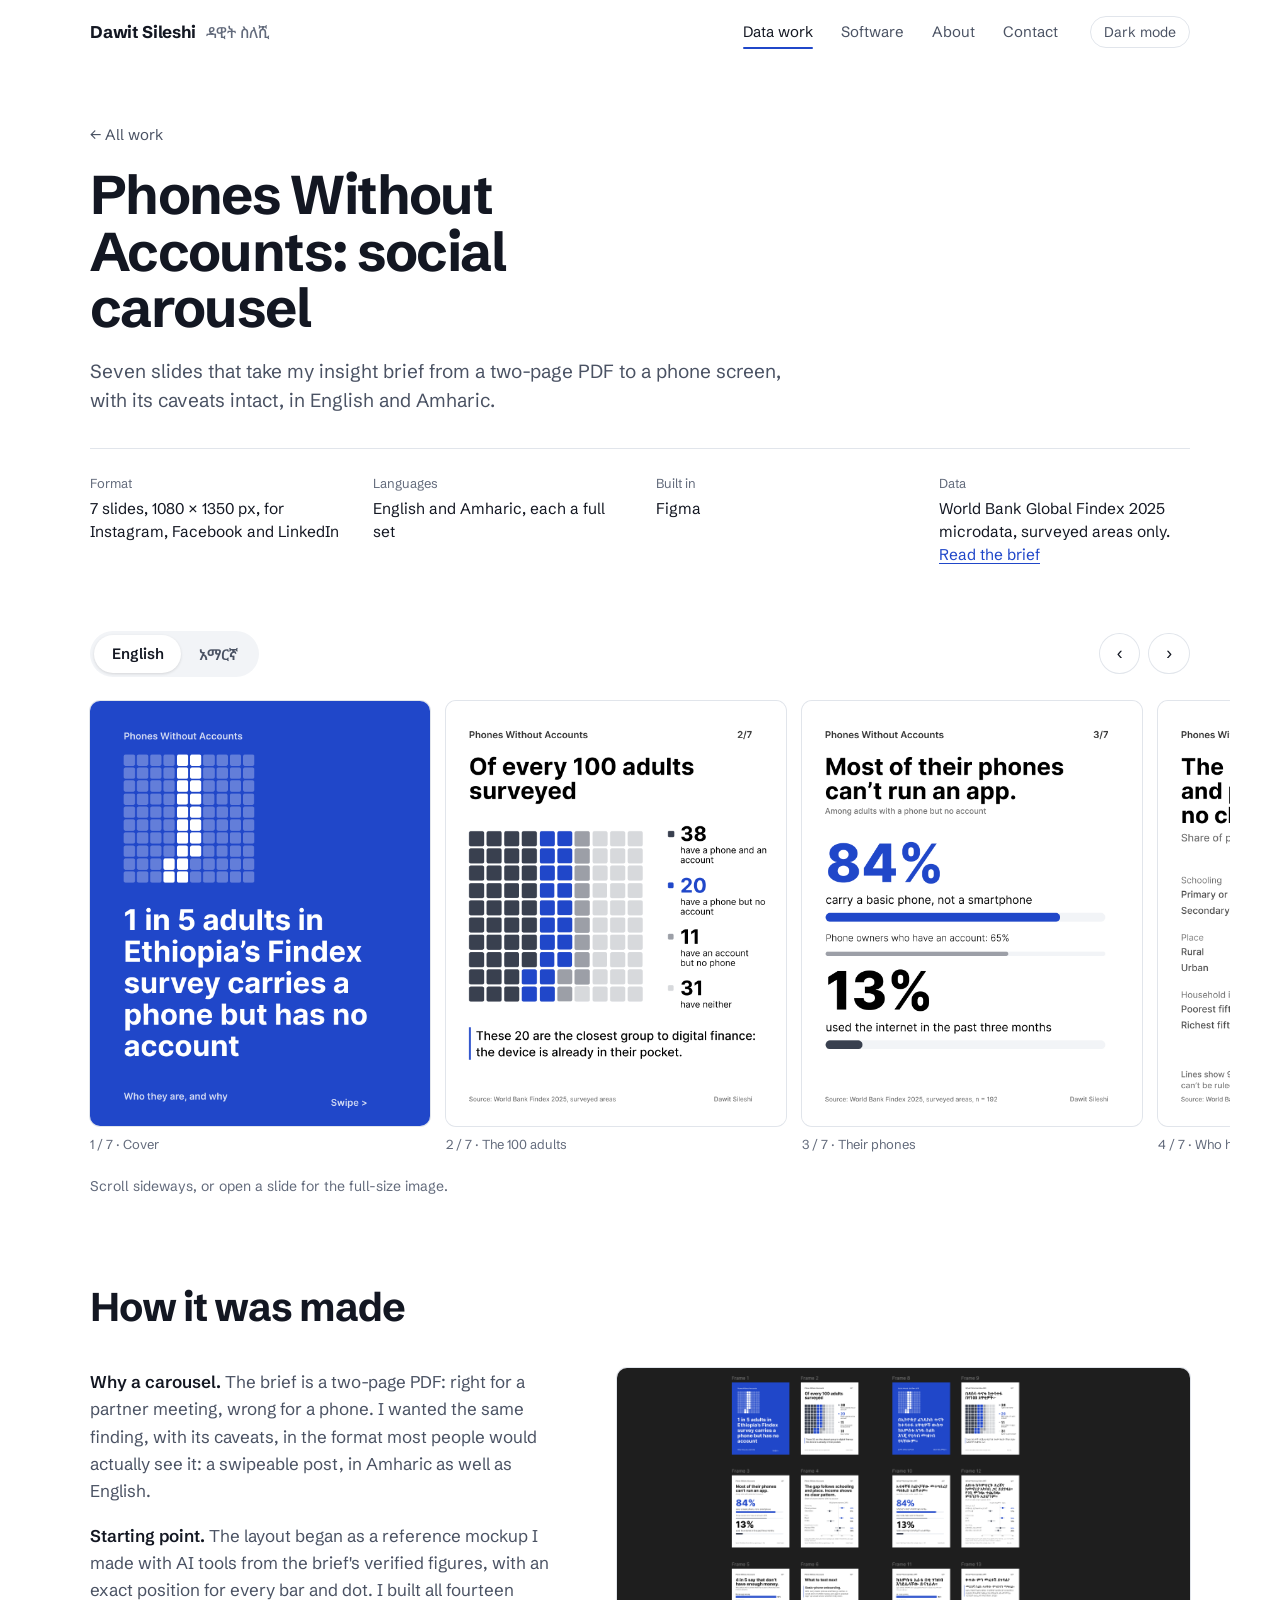
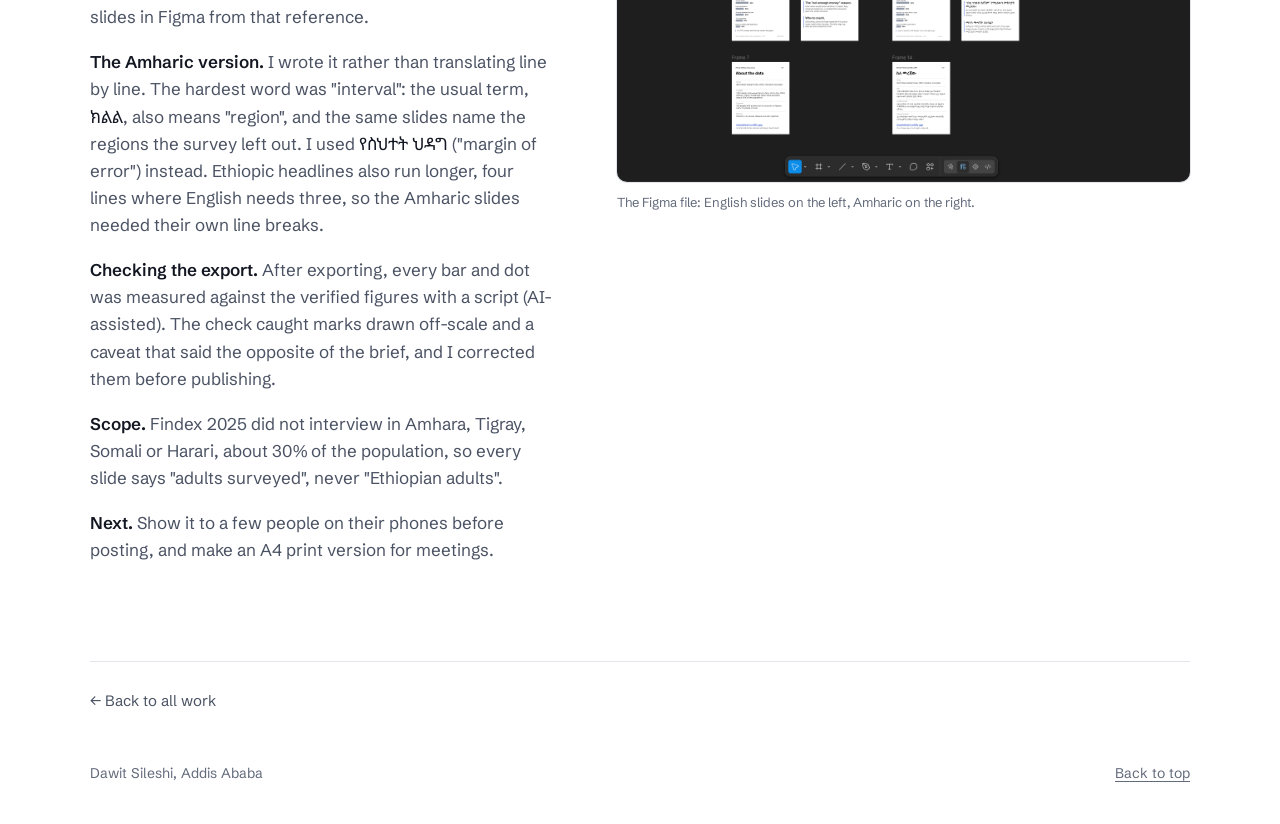
<file: data/phones-carousel/index.html>
<!DOCTYPE html>
<html lang="en" class="no-js" data-theme="light">
<head>
<meta charset="utf-8">
<meta name="viewport" content="width=device-width, initial-scale=1">
<title>Phones Without Accounts: social carousel · Dawit Sileshi</title>
<meta name="description" content="A seven-slide social carousel in English and Amharic, built in Figma from the Phones Without Accounts brief.">
<meta name="theme-color" content="#ffffff">
<link rel="icon" href="/images/favicon.svg" type="image/svg+xml">
<link rel="preconnect" href="https://fonts.googleapis.com">
<link rel="preconnect" href="https://fonts.gstatic.com" crossorigin>
<link rel="stylesheet" href="https://fonts.googleapis.com/css2?family=Schibsted+Grotesk:wght@400;500;600;700&display=swap">
<link rel="stylesheet" href="https://fonts.googleapis.com/css2?family=Noto+Sans+Ethiopic:wght@500&display=swap">
<link rel="stylesheet" href="/styles.css">
<script>
(function () {
  var t = "light";
  try {
    t = localStorage.getItem("theme")
      || (window.matchMedia("(prefers-color-scheme: dark)").matches ? "dark" : "light");
  } catch (e) {}
  document.documentElement.setAttribute("data-theme", t);
  document.documentElement.className = "js";
})();
</script>
<style>
/* Page-specific layout. Tokens, header, buttons and type come from /styles.css. */
.page-intro { padding-top: clamp(2rem, 5vw, 3.5rem); }
.back { font-size: 0.9375rem; color: var(--ink-2); text-decoration: none; }
.back:hover { color: var(--ink); }
.page-intro h1 {
  margin-top: 1.25rem;
  font-size: clamp(2.1rem, 4.8vw, 3.4rem);
  line-height: 1.04;
  letter-spacing: -0.03em;
  max-width: 18ch;
}
.lede { margin: 1.25rem 0 0; max-width: 38em; font-size: 1.1875rem; line-height: 1.55; color: var(--ink-2); }

.facts {
  display: grid;
  grid-template-columns: repeat(auto-fit, minmax(13rem, 1fr));
  gap: 1rem 2rem;
  margin: 2rem 0 0;
  padding-top: 1.5rem;
  border-top: 1px solid var(--rule);
}
.facts dt { font-size: 0.8125rem; color: var(--ink-3); }
.facts dd { margin: 0.2rem 0 0; font-size: 0.9688rem; line-height: 1.5; }

/* gallery */
.gallery-section { margin-top: clamp(2.5rem, 6vw, 4rem); }
.gallery-bar { display: flex; flex-wrap: wrap; align-items: center; justify-content: space-between; gap: 1rem; }
.lang { display: inline-flex; padding: 4px; border-radius: 999px; background: var(--paper-2); }
.lang button {
  font: inherit; font-size: 0.9375rem; font-weight: 600;
  padding: 0.45rem 1.1rem; border: 0; border-radius: 999px;
  background: none; color: var(--ink-2); cursor: pointer;
}
.lang button[aria-pressed="true"] { background: var(--paper); color: var(--ink); box-shadow: 0 1px 3px rgba(0,0,0,.12); }
.lang .am { font-family: var(--ethiopic); }
.nav-btns { display: flex; gap: 0.5rem; }
.nav-btns button {
  width: 2.6rem; height: 2.6rem; border-radius: 50%;
  border: 0; box-shadow: inset 0 0 0 1px var(--rule);
  background: var(--paper); color: var(--ink); font-size: 1.1rem; cursor: pointer;
}
.nav-btns button:hover { box-shadow: inset 0 0 0 1px var(--ink-3); }

.track {
  display: flex;
  gap: 1rem;
  margin: 1.25rem calc(var(--gutter) * -1) 0;
  padding: 0.25rem var(--gutter) 1.25rem;
  overflow-x: auto;
  scroll-snap-type: x mandatory;
  scroll-padding-inline: var(--gutter);
  scrollbar-width: thin;
}
.track[hidden] { display: none; }
.slide { flex: none; width: clamp(240px, 30vw, 340px); margin: 0; scroll-snap-align: start; }
.slide a { display: block; border-radius: 10px; overflow: hidden; box-shadow: 0 0 0 1px var(--rule); }
.slide img { display: block; width: 100%; height: auto; aspect-ratio: 4 / 5; background: var(--paper-2); }
.slide figcaption { margin-top: 0.5rem; font-size: 0.8125rem; color: var(--ink-3); }
.hint { margin: 0; font-size: 0.875rem; color: var(--ink-3); }

/* process */
.process { margin-top: clamp(3.5rem, 8vw, 5.5rem); display: grid; gap: 2.5rem; }
.process h2 { font-size: clamp(1.75rem, 3.6vw, 2.5rem); line-height: 1.08; letter-spacing: -0.025em; }
.process-text p { margin: 0 0 1.1rem; max-width: 36em; color: var(--ink-2); }
.process-text p strong { color: var(--ink); font-weight: 600; }
.process-text p [lang="am"] { font-family: var(--ethiopic); color: var(--ink); }
.shot { margin: 0; align-self: start; }
.shot img { width: 100%; height: auto; border-radius: 10px; box-shadow: 0 0 0 1px var(--rule); }
.shot figcaption { margin-top: 0.6rem; font-size: 0.8125rem; color: var(--ink-3); }

@media (min-width: 64em) {
  .process { grid-template-columns: minmax(0, 5fr) minmax(0, 6.2fr); column-gap: var(--split-gap); }
  .process h2 { grid-column: 1 / -1; }
}
.page-end { margin-top: clamp(3rem, 7vw, 5rem); padding-top: 1.5rem; border-top: 1px solid var(--rule); }
</style>
</head>
<body>

<a class="skip-link" href="#main">Skip to content</a>

<header class="site-header" id="top">
  <div class="shell site-head">
    <a class="brand" href="/">Dawit Sileshi <span class="brand-am" lang="am">ዳዊት ስለሺ</span></a>
    <nav class="site-nav" aria-label="Sections">
      <a href="/#data" aria-current="true">Data work</a>
      <a href="/#software">Software</a>
      <a href="/#about">About</a>
      <a href="/#contact">Contact</a>
    </nav>
    <button class="theme-toggle" id="theme-toggle" type="button">Dark mode</button>
  </div>
</header>

<main id="main" class="shell">

  <section class="page-intro" aria-labelledby="title">
    <a class="back" href="/#data">← All work</a>
    <h1 id="title">Phones Without Accounts: social carousel</h1>
    <p class="lede">Seven slides that take my insight brief from a two-page PDF to a phone screen, with its caveats intact, in English and Amharic.</p>
    <dl class="facts">
      <div><dt>Format</dt><dd>7 slides, 1080 × 1350 px, for Instagram, Facebook and LinkedIn</dd></div>
      <div><dt>Languages</dt><dd>English and Amharic, each a full set</dd></div>
      <div><dt>Built in</dt><dd>Figma</dd></div>
      <div><dt>Data</dt><dd>World Bank Global Findex 2025 microdata, surveyed areas only. <a href="/data/phones-without-accounts/">Read the brief</a></dd></div>
    </dl>
  </section>

  <section class="gallery-section" aria-label="Slides">
    <div class="gallery-bar">
      <div class="lang" role="group" aria-label="Language">
        <button type="button" data-lang="en" aria-pressed="true">English</button>
        <button type="button" data-lang="am" aria-pressed="false" class="am" lang="am">አማርኛ</button>
      </div>
      <div class="nav-btns">
        <button type="button" data-dir="-1" aria-label="Previous slides">‹</button>
        <button type="button" data-dir="1" aria-label="Next slides">›</button>
      </div>
    </div>

    <div class="track" id="track-en" tabindex="0" aria-label="English slides">
      <figure class="slide"><a href="slides/en-1.png"><img src="slides/en-1.png" width="1080" height="1350" alt="Cover: 1 in 5 adults in Ethiopia's Findex survey carries a phone but has no account. A 10 by 10 grid with 20 squares highlighted."></a><figcaption>1 / 7 · Cover</figcaption></figure>
      <figure class="slide"><a href="slides/en-2.png"><img src="slides/en-2.png" width="1080" height="1350" loading="lazy" alt="Of every 100 adults surveyed: 38 have a phone and an account, 20 have a phone but no account, 11 have an account but no phone, 31 have neither."></a><figcaption>2 / 7 · The 100 adults</figcaption></figure>
      <figure class="slide"><a href="slides/en-3.png"><img src="slides/en-3.png" width="1080" height="1350" loading="lazy" alt="Most of their phones can't run an app: 84% carry a basic phone, against 65% of phone owners who have an account; 13% used the internet in the past three months."></a><figcaption>3 / 7 · Their phones</figcaption></figure>
      <figure class="slide"><a href="slides/en-4.png"><img src="slides/en-4.png" width="1080" height="1350" loading="lazy" alt="Share of phone owners with no account: primary schooling or less 42%, secondary 17%, rural 39%, urban 19%, poorest fifth 36%, richest fifth 30%, with 95% intervals. Income shows no clear pattern."></a><figcaption>4 / 7 · Who has no account</figcaption></figure>
      <figure class="slide"><a href="slides/en-5.png"><img src="slides/en-5.png" width="1080" height="1350" loading="lazy" alt="Reasons for having no account: not enough money 82%, too far away 33%, lack documents 20%, a family member has one 20%, too expensive 18%, don't trust financial institutions 10%."></a><figcaption>5 / 7 · Why</figcaption></figure>
      <figure class="slide"><a href="slides/en-6.png"><img src="slides/en-6.png" width="1080" height="1350" loading="lazy" alt="What to test next: basic-phone onboarding, what 'not enough money' means, and who to reach."></a><figcaption>6 / 7 · What to test next</figcaption></figure>
      <figure class="slide"><a href="slides/en-7.png"><img src="slides/en-7.png" width="1080" height="1350" loading="lazy" alt="About the data: Findex 2025 microdata, 1,001 adults interviewed October to November 2024; Amhara, Tigray, Somali and Harari were excluded, about 30% of the population."></a><figcaption>7 / 7 · About the data</figcaption></figure>
    </div>

    <div class="track" id="track-am" tabindex="0" aria-label="Amharic slides" hidden>
      <figure class="slide"><a href="slides/am-1.png"><img src="slides/am-1.png" width="1080" height="1350" loading="lazy" alt="Amharic cover: one in five adults in Ethiopia's Findex survey has a phone but no account."></a><figcaption>1 / 7</figcaption></figure>
      <figure class="slide"><a href="slides/am-2.png"><img src="slides/am-2.png" width="1080" height="1350" loading="lazy" alt="Amharic slide 2: of every 100 adults surveyed, 38, 20, 11 and 31."></a><figcaption>2 / 7</figcaption></figure>
      <figure class="slide"><a href="slides/am-3.png"><img src="slides/am-3.png" width="1080" height="1350" loading="lazy" alt="Amharic slide 3: 84% carry a basic phone, against 65%; 13% used the internet."></a><figcaption>3 / 7</figcaption></figure>
      <figure class="slide"><a href="slides/am-4.png"><img src="slides/am-4.png" width="1080" height="1350" loading="lazy" alt="Amharic slide 4: share of phone owners with no account by schooling, place and income, with 95% intervals."></a><figcaption>4 / 7</figcaption></figure>
      <figure class="slide"><a href="slides/am-5.png"><img src="slides/am-5.png" width="1080" height="1350" loading="lazy" alt="Amharic slide 5: reasons for having no account, led by not enough money at 82%."></a><figcaption>5 / 7</figcaption></figure>
      <figure class="slide"><a href="slides/am-6.png"><img src="slides/am-6.png" width="1080" height="1350" loading="lazy" alt="Amharic slide 6: what to test next."></a><figcaption>6 / 7</figcaption></figure>
      <figure class="slide"><a href="slides/am-7.png"><img src="slides/am-7.png" width="1080" height="1350" loading="lazy" alt="Amharic slide 7: about the data, including the survey's coverage."></a><figcaption>7 / 7</figcaption></figure>
    </div>
    <p class="hint">Scroll sideways, or open a slide for the full-size image.</p>
  </section>

  <section class="process" aria-labelledby="process-h">
    <h2 id="process-h">How it was made</h2>
    <div class="process-text">
      <p><strong>Why a carousel.</strong> The brief is a two-page PDF: right for a partner meeting, wrong for a phone. I wanted the same finding, with its caveats, in the format most people would actually see it: a swipeable post, in Amharic as well as English.</p>
      <p><strong>Starting point.</strong> The layout began as a reference mockup I made with AI tools from the brief's verified figures, with an exact position for every bar and dot. I built all fourteen slides in Figma from that reference.</p>
      <p><strong>The Amharic version.</strong> I wrote it rather than translating line by line. The hardest word was "interval": the usual term, <span lang="am">ክልል</span>, also means "region", and the same slides name the regions the survey left out. I used <span lang="am">የስህተት ህዳግ</span> ("margin of error") instead. Ethiopic headlines also run longer, four lines where English needs three, so the Amharic slides needed their own line breaks.</p>
      <p><strong>Checking the export.</strong> After exporting, every bar and dot was measured against the verified figures with a script (AI-assisted). The check caught marks drawn off-scale and a caveat that said the opposite of the brief, and I corrected them before publishing.</p>
      <p><strong>Scope.</strong> Findex 2025 did not interview in Amhara, Tigray, Somali or Harari, about 30% of the population, so every slide says "adults surveyed", never "Ethiopian adults".</p>
      <p><strong>Next.</strong> Show it to a few people on their phones before posting, and make an A4 print version for meetings.</p>
    </div>
    <figure class="shot">
      <a href="figma-workspace.png"><img src="figma-workspace.png" width="1378" height="994" loading="lazy" alt="The Figma file with all fourteen frames: the English slides on the left, the Amharic slides on the right."></a>
      <figcaption>The Figma file: English slides on the left, Amharic on the right.</figcaption>
    </figure>
  </section>

  <p class="page-end"><a class="back" href="/#data">← Back to all work</a></p>
</main>

<footer class="shell site-foot">
  <p>Dawit Sileshi, Addis Ababa</p>
  <p><a href="#top">Back to top</a></p>
</footer>

<script>
(function () {
  "use strict";

  /* theme */
  var root = document.documentElement, btn = document.getElementById("theme-toggle");
  var meta = document.querySelector('meta[name="theme-color"]');
  function paint(t) {
    root.setAttribute("data-theme", t);
    btn.textContent = t === "dark" ? "Light mode" : "Dark mode";
    btn.setAttribute("aria-label", "Switch to " + (t === "dark" ? "light" : "dark") + " theme");
    if (meta) meta.setAttribute("content", t === "dark" ? "#10141c" : "#ffffff");
  }
  paint(root.getAttribute("data-theme") || "light");
  btn.addEventListener("click", function () {
    var next = root.getAttribute("data-theme") === "dark" ? "light" : "dark";
    paint(next);
    try { localStorage.setItem("theme", next); } catch (e) {}
  });

  /* header hairline once scrolled */
  var header = document.querySelector(".site-header");
  function onScroll() { header.classList.toggle("is-scrolled", window.scrollY > 8); }
  window.addEventListener("scroll", onScroll, { passive: true });
  onScroll();

  /* language switch and previous / next */
  var tracks = { en: document.getElementById("track-en"), am: document.getElementById("track-am") };
  var langBtns = [].slice.call(document.querySelectorAll(".lang button"));
  var current = "en";
  langBtns.forEach(function (b) {
    b.addEventListener("click", function () {
      current = b.getAttribute("data-lang");
      langBtns.forEach(function (x) { x.setAttribute("aria-pressed", x === b ? "true" : "false"); });
      tracks.en.hidden = current !== "en";
      tracks.am.hidden = current !== "am";
      tracks[current].scrollLeft = 0;
    });
  });
  [].slice.call(document.querySelectorAll(".nav-btns button")).forEach(function (b) {
    b.addEventListener("click", function () {
      var t = tracks[current], step = t.querySelector(".slide").offsetWidth + 16;
      t.scrollBy({ left: step * Number(b.getAttribute("data-dir")), behavior: "smooth" });
    });
  });
})();
</script>
</body>
</html>
</file>
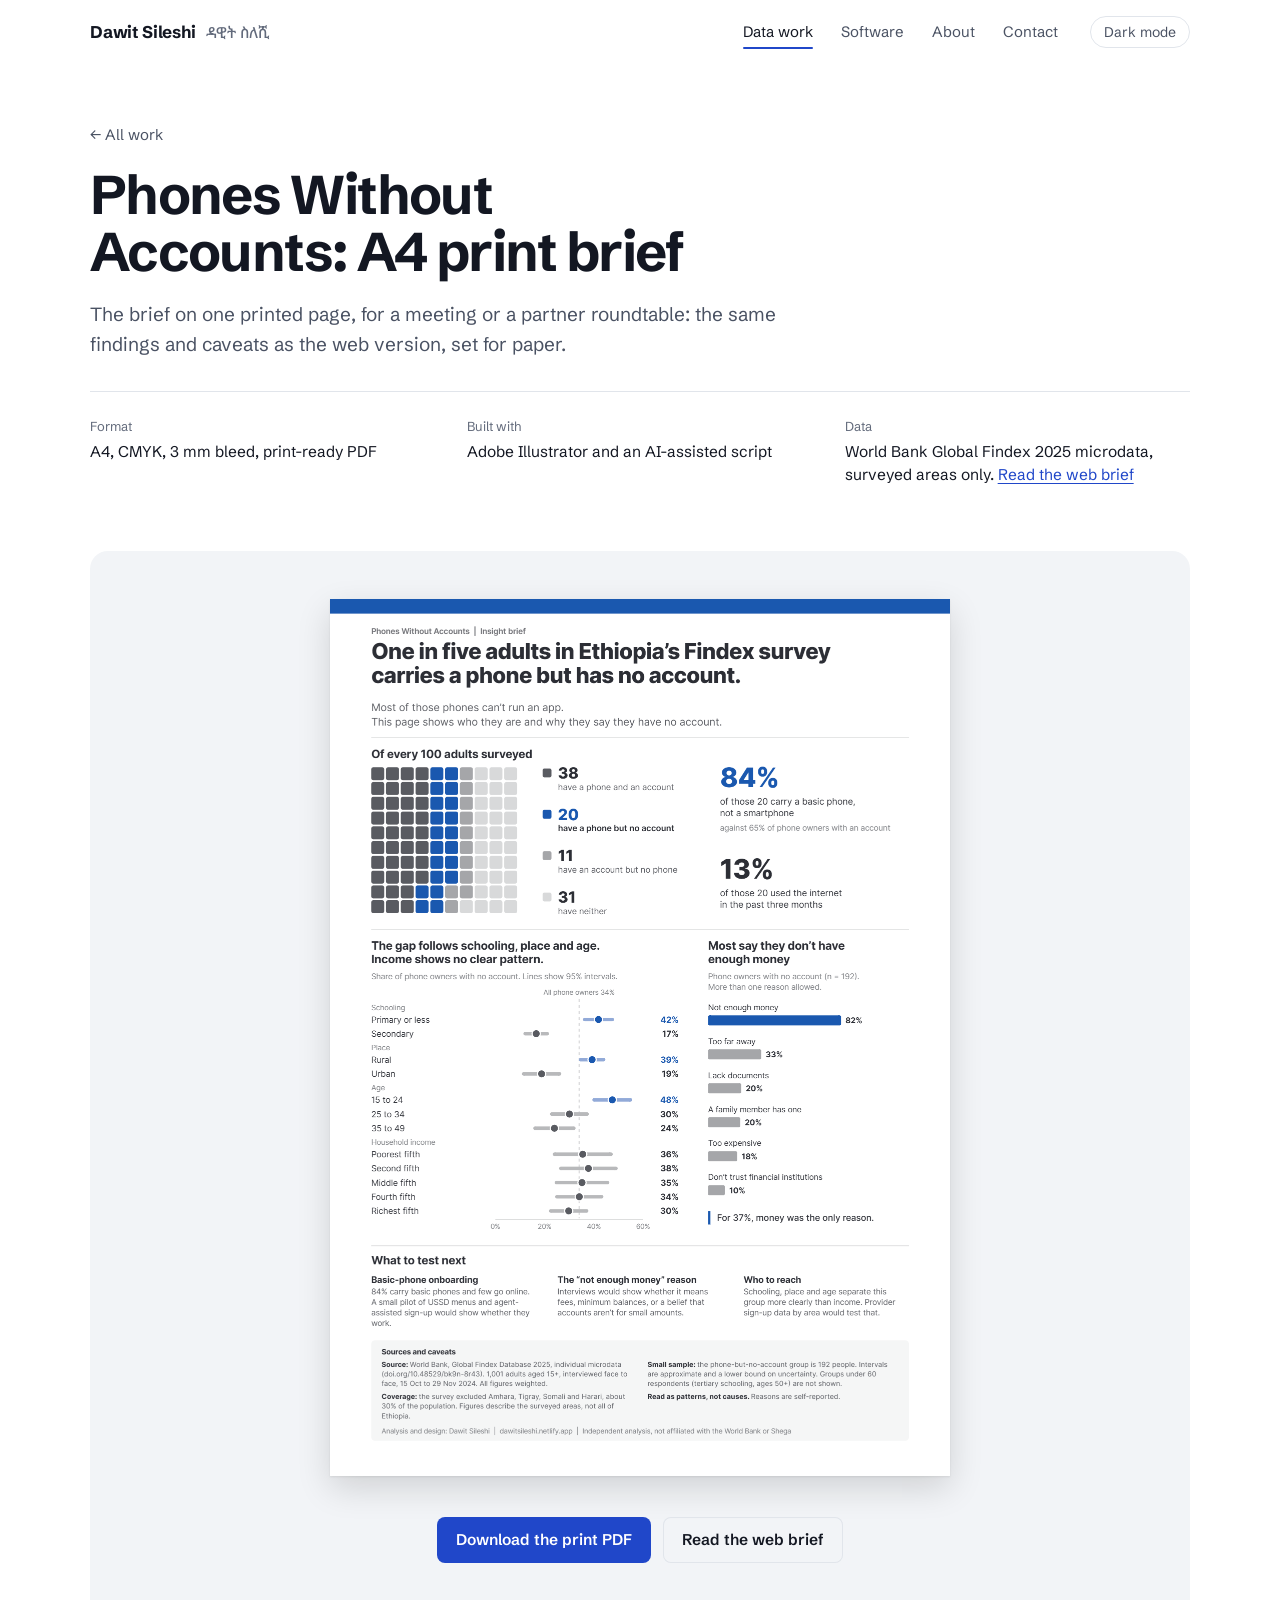
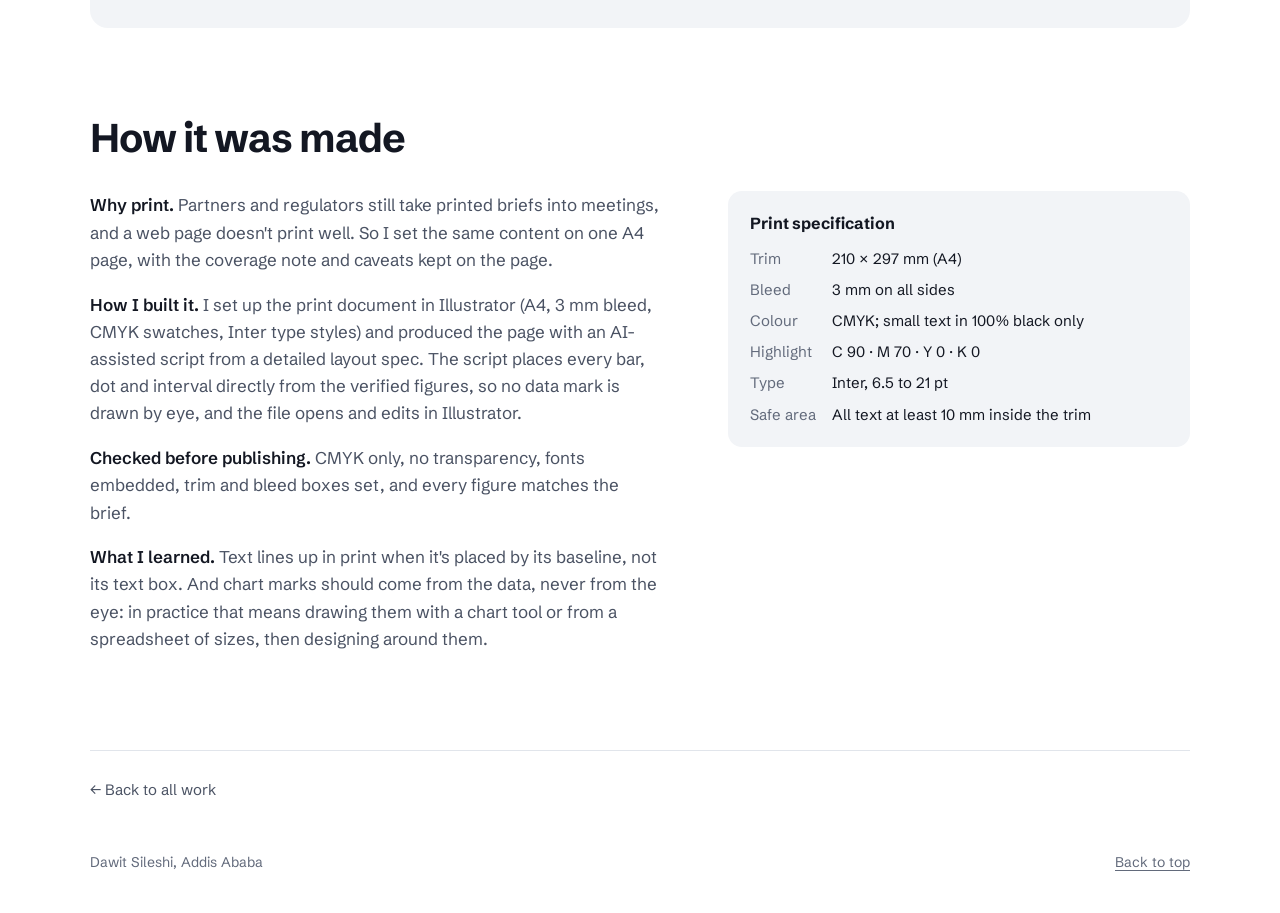
<file: data/phones-print/index.html>
<!DOCTYPE html>
<html lang="en" class="no-js" data-theme="light">
<head>
<meta charset="utf-8">
<meta name="viewport" content="width=device-width, initial-scale=1">
<title>Phones Without Accounts: A4 print brief · Dawit Sileshi</title>
<meta name="description" content="The Phones Without Accounts brief set as a print-ready A4 page: CMYK, 3 mm bleed, editable in Illustrator.">
<meta name="theme-color" content="#ffffff">
<link rel="icon" href="/images/favicon.svg" type="image/svg+xml">
<link rel="preconnect" href="https://fonts.googleapis.com">
<link rel="preconnect" href="https://fonts.gstatic.com" crossorigin>
<link rel="stylesheet" href="https://fonts.googleapis.com/css2?family=Schibsted+Grotesk:wght@400;500;600;700&display=swap">
<link rel="stylesheet" href="https://fonts.googleapis.com/css2?family=Noto+Sans+Ethiopic:wght@500&text=%E1%8B%B3%E1%8B%8A%E1%89%B5%E1%88%B5%E1%88%88%E1%88%BA&display=swap">
<link rel="stylesheet" href="/styles.css">
<script>
(function () {
  var t = "light";
  try {
    t = localStorage.getItem("theme")
      || (window.matchMedia("(prefers-color-scheme: dark)").matches ? "dark" : "light");
  } catch (e) {}
  document.documentElement.setAttribute("data-theme", t);
  document.documentElement.className = "js";
})();
</script>
<style>
/* Page-specific layout. Tokens, header, buttons and type come from /styles.css. */
.page-intro { padding-top: clamp(2rem, 5vw, 3.5rem); }
.back { font-size: 0.9375rem; color: var(--ink-2); text-decoration: none; }
.back:hover { color: var(--ink); }
.page-intro h1 {
  margin-top: 1.25rem;
  font-size: clamp(2.1rem, 4.8vw, 3.4rem);
  line-height: 1.04;
  letter-spacing: -0.03em;
  max-width: 18ch;
}
.lede { margin: 1.25rem 0 0; max-width: 38em; font-size: 1.1875rem; line-height: 1.55; color: var(--ink-2); }

.facts {
  display: grid;
  grid-template-columns: repeat(auto-fit, minmax(13rem, 1fr));
  gap: 1rem 2rem;
  margin: 2rem 0 0;
  padding-top: 1.5rem;
  border-top: 1px solid var(--rule);
}
.facts dt { font-size: 0.8125rem; color: var(--ink-3); }
.facts dd { margin: 0.2rem 0 0; font-size: 0.9688rem; line-height: 1.5; }

/* the page itself, shown like a sheet of paper */
.sheet-wrap {
  margin-top: clamp(2.5rem, 6vw, 4rem);
  padding: clamp(1.25rem, 4vw, 3rem);
  border-radius: 18px;
  background: var(--paper-2);
  display: grid;
  justify-items: center;
  gap: 1.5rem;
}
.sheet-wrap a.sheet { display: block; width: 100%; max-width: 620px; border: 0; }
.sheet-wrap img {
  display: block;
  width: 100%;
  height: auto;
  background: #fff;
  box-shadow: 0 1px 2px rgba(0,0,0,.08), 0 12px 32px rgba(0,0,0,.14);
}
.sheet-actions { display: flex; flex-wrap: wrap; gap: 0.75rem; justify-content: center; }

/* process */
.process { margin-top: clamp(3.5rem, 8vw, 5.5rem); display: grid; gap: 2rem; }
.process h2 { font-size: clamp(1.75rem, 3.6vw, 2.5rem); line-height: 1.08; letter-spacing: -0.025em; }
.process-text p { margin: 0 0 1.1rem; max-width: 36em; color: var(--ink-2); }
.process-text p strong { color: var(--ink); font-weight: 600; }
.spec { margin: 0; align-self: start; background: var(--paper-2); border-radius: 14px; padding: 1.25rem 1.4rem; }
.spec h3 { font-size: 1rem; margin-bottom: 0.6rem; }
.spec dl { margin: 0; display: grid; grid-template-columns: auto 1fr; gap: 0.45rem 1rem; font-size: 0.9375rem; }
.spec dt { color: var(--ink-3); }
.spec dd { margin: 0; }
@media (min-width: 64em) {
  .process { grid-template-columns: minmax(0, 6.2fr) minmax(0, 5fr); column-gap: var(--split-gap); }
  .process h2 { grid-column: 1 / -1; }
}
.page-end { margin-top: clamp(3rem, 7vw, 5rem); padding-top: 1.5rem; border-top: 1px solid var(--rule); }
</style>
</head>
<body>

<a class="skip-link" href="#main">Skip to content</a>

<header class="site-header" id="top">
  <div class="shell site-head">
    <a class="brand" href="/">Dawit Sileshi <span class="brand-am" lang="am">ዳዊት ስለሺ</span></a>
    <nav class="site-nav" aria-label="Sections">
      <a href="/#data" aria-current="true">Data work</a>
      <a href="/#software">Software</a>
      <a href="/#about">About</a>
      <a href="/#contact">Contact</a>
    </nav>
    <button class="theme-toggle" id="theme-toggle" type="button">Dark mode</button>
  </div>
</header>

<main id="main" class="shell">

  <section class="page-intro" aria-labelledby="title">
    <a class="back" href="/#data">← All work</a>
    <h1 id="title">Phones Without Accounts: A4 print brief</h1>
    <p class="lede">The brief on one printed page, for a meeting or a partner roundtable: the same findings and caveats as the web version, set for paper.</p>
    <dl class="facts">
      <div><dt>Format</dt><dd>A4, CMYK, 3 mm bleed, print-ready PDF</dd></div>
      <div><dt>Built with</dt><dd>Adobe Illustrator and an AI-assisted script</dd></div>
      <div><dt>Data</dt><dd>World Bank Global Findex 2025 microdata, surveyed areas only. <a href="/data/phones-without-accounts/">Read the web brief</a></dd></div>
    </dl>
  </section>

  <section class="sheet-wrap" aria-label="The page">
    <a class="sheet" href="phones-without-accounts-a4.pdf">
      <img src="a4.png" width="1239" height="1753" alt="The A4 brief. Headline: one in five adults in Ethiopia's Findex survey carries a phone but has no account. A 100-square waffle (38, 20, 11, 31), stats of 84% and 13%, a dot plot of the no-account rate by schooling, place, age and income with 95% intervals, ranked reasons led by not enough money at 82%, three things to test next, and a sources and caveats box.">
    </a>
    <p class="sheet-actions">
      <a class="btn btn-primary" href="phones-without-accounts-a4.pdf">Download the print PDF</a>
      <a class="btn btn-quiet" href="/data/phones-without-accounts/">Read the web brief</a>
    </p>
  </section>

  <section class="process" aria-labelledby="process-h">
    <h2 id="process-h">How it was made</h2>
    <div class="process-text">
      <p><strong>Why print.</strong> Partners and regulators still take printed briefs into meetings, and a web page doesn't print well. So I set the same content on one A4 page, with the coverage note and caveats kept on the page.</p>
      <p><strong>How I built it.</strong> I set up the print document in Illustrator (A4, 3 mm bleed, CMYK swatches, Inter type styles) and produced the page with an AI-assisted script from a detailed layout spec. The script places every bar, dot and interval directly from the verified figures, so no data mark is drawn by eye, and the file opens and edits in Illustrator.</p>
      <p><strong>Checked before publishing.</strong> CMYK only, no transparency, fonts embedded, trim and bleed boxes set, and every figure matches the brief.</p>
      <p><strong>What I learned.</strong> Text lines up in print when it's placed by its baseline, not its text box. And chart marks should come from the data, never from the eye: in practice that means drawing them with a chart tool or from a spreadsheet of sizes, then designing around them.</p>
    </div>
    <aside class="spec" aria-label="Print specification">
      <h3>Print specification</h3>
      <dl>
        <dt>Trim</dt><dd>210 × 297 mm (A4)</dd>
        <dt>Bleed</dt><dd>3 mm on all sides</dd>
        <dt>Colour</dt><dd>CMYK; small text in 100% black only</dd>
        <dt>Highlight</dt><dd>C 90 · M 70 · Y 0 · K 0</dd>
        <dt>Type</dt><dd>Inter, 6.5 to 21 pt</dd>
        <dt>Safe area</dt><dd>All text at least 10 mm inside the trim</dd>
      </dl>
    </aside>
  </section>

  <p class="page-end"><a class="back" href="/#data">← Back to all work</a></p>
</main>

<footer class="shell site-foot">
  <p>Dawit Sileshi, Addis Ababa</p>
  <p><a href="#top">Back to top</a></p>
</footer>

<script>
(function () {
  "use strict";
  var root = document.documentElement, btn = document.getElementById("theme-toggle");
  var meta = document.querySelector('meta[name="theme-color"]');
  function paint(t) {
    root.setAttribute("data-theme", t);
    btn.textContent = t === "dark" ? "Light mode" : "Dark mode";
    btn.setAttribute("aria-label", "Switch to " + (t === "dark" ? "light" : "dark") + " theme");
    if (meta) meta.setAttribute("content", t === "dark" ? "#10141c" : "#ffffff");
  }
  paint(root.getAttribute("data-theme") || "light");
  btn.addEventListener("click", function () {
    var next = root.getAttribute("data-theme") === "dark" ? "light" : "dark";
    paint(next);
    try { localStorage.setItem("theme", next); } catch (e) {}
  });
  var header = document.querySelector(".site-header");
  function onScroll() { header.classList.toggle("is-scrolled", window.scrollY > 8); }
  window.addEventListener("scroll", onScroll, { passive: true });
  onScroll();
})();
</script>
</body>
</html>
</file>
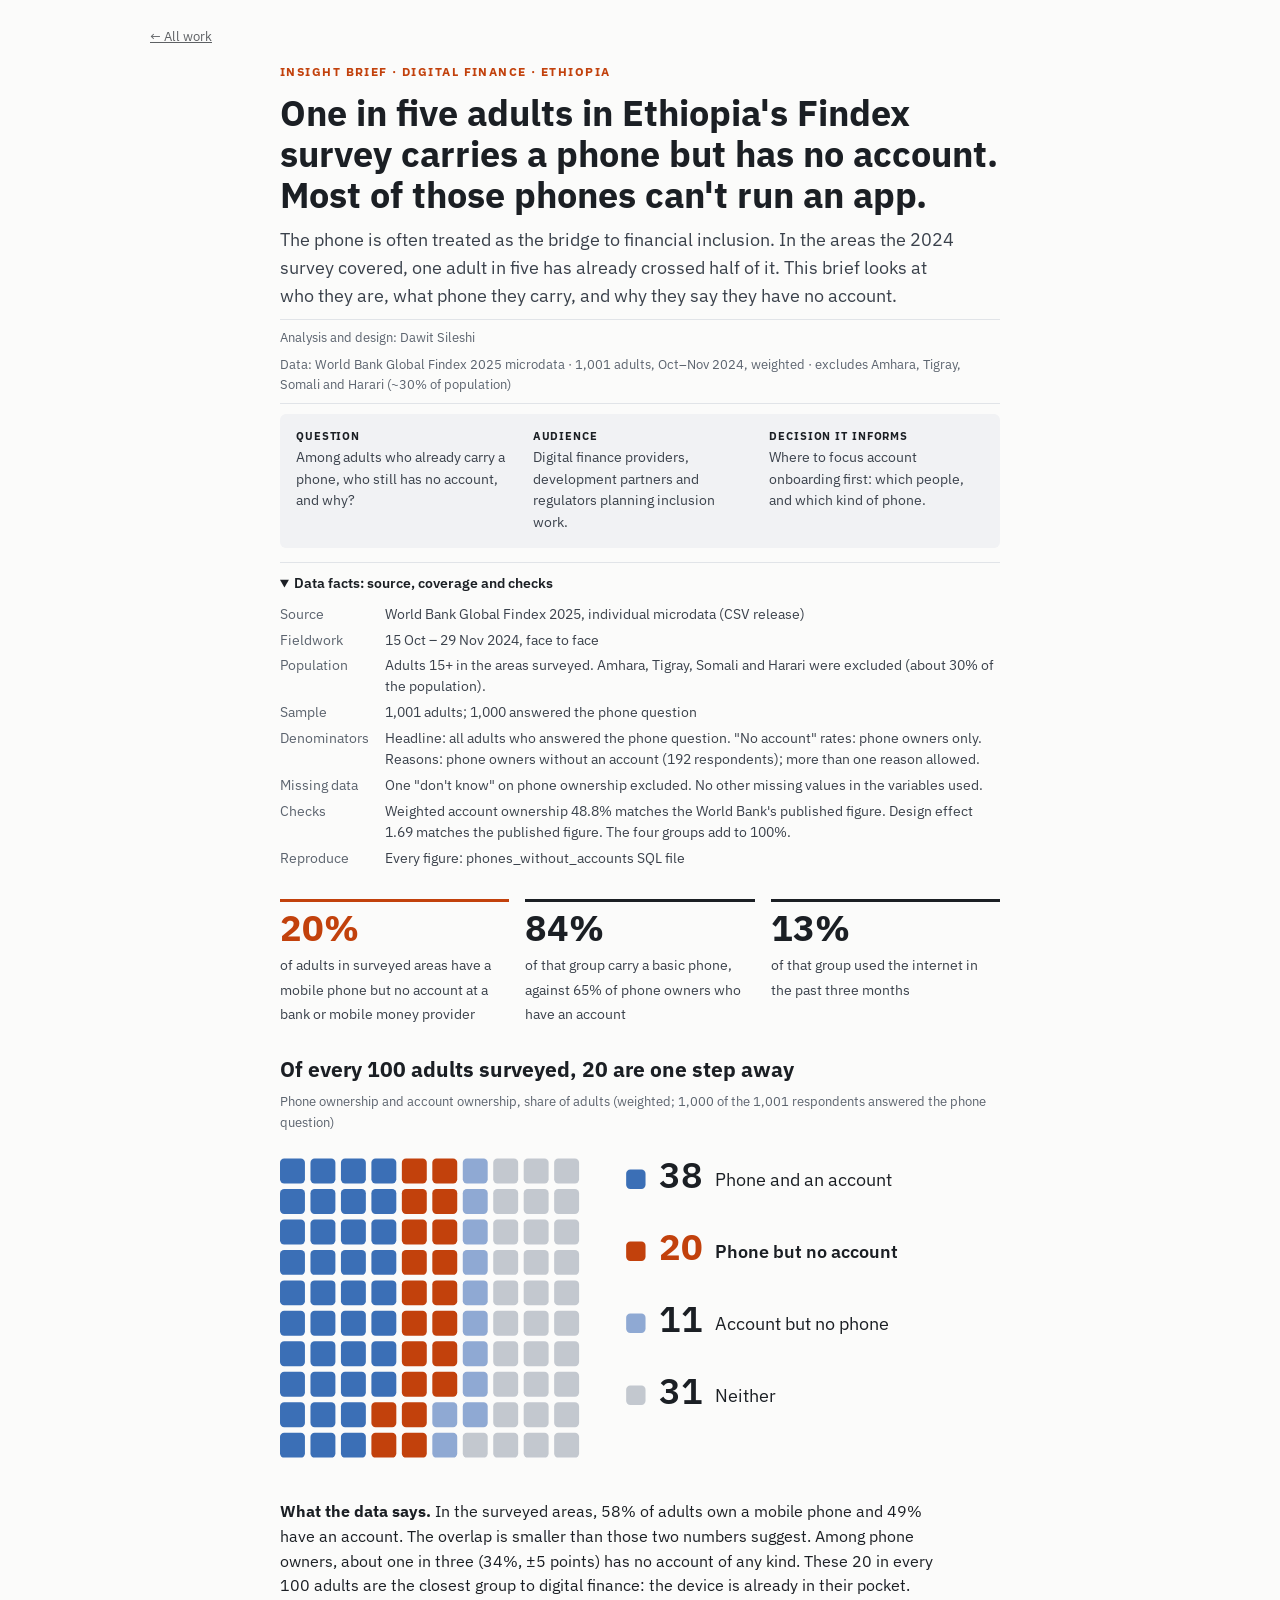
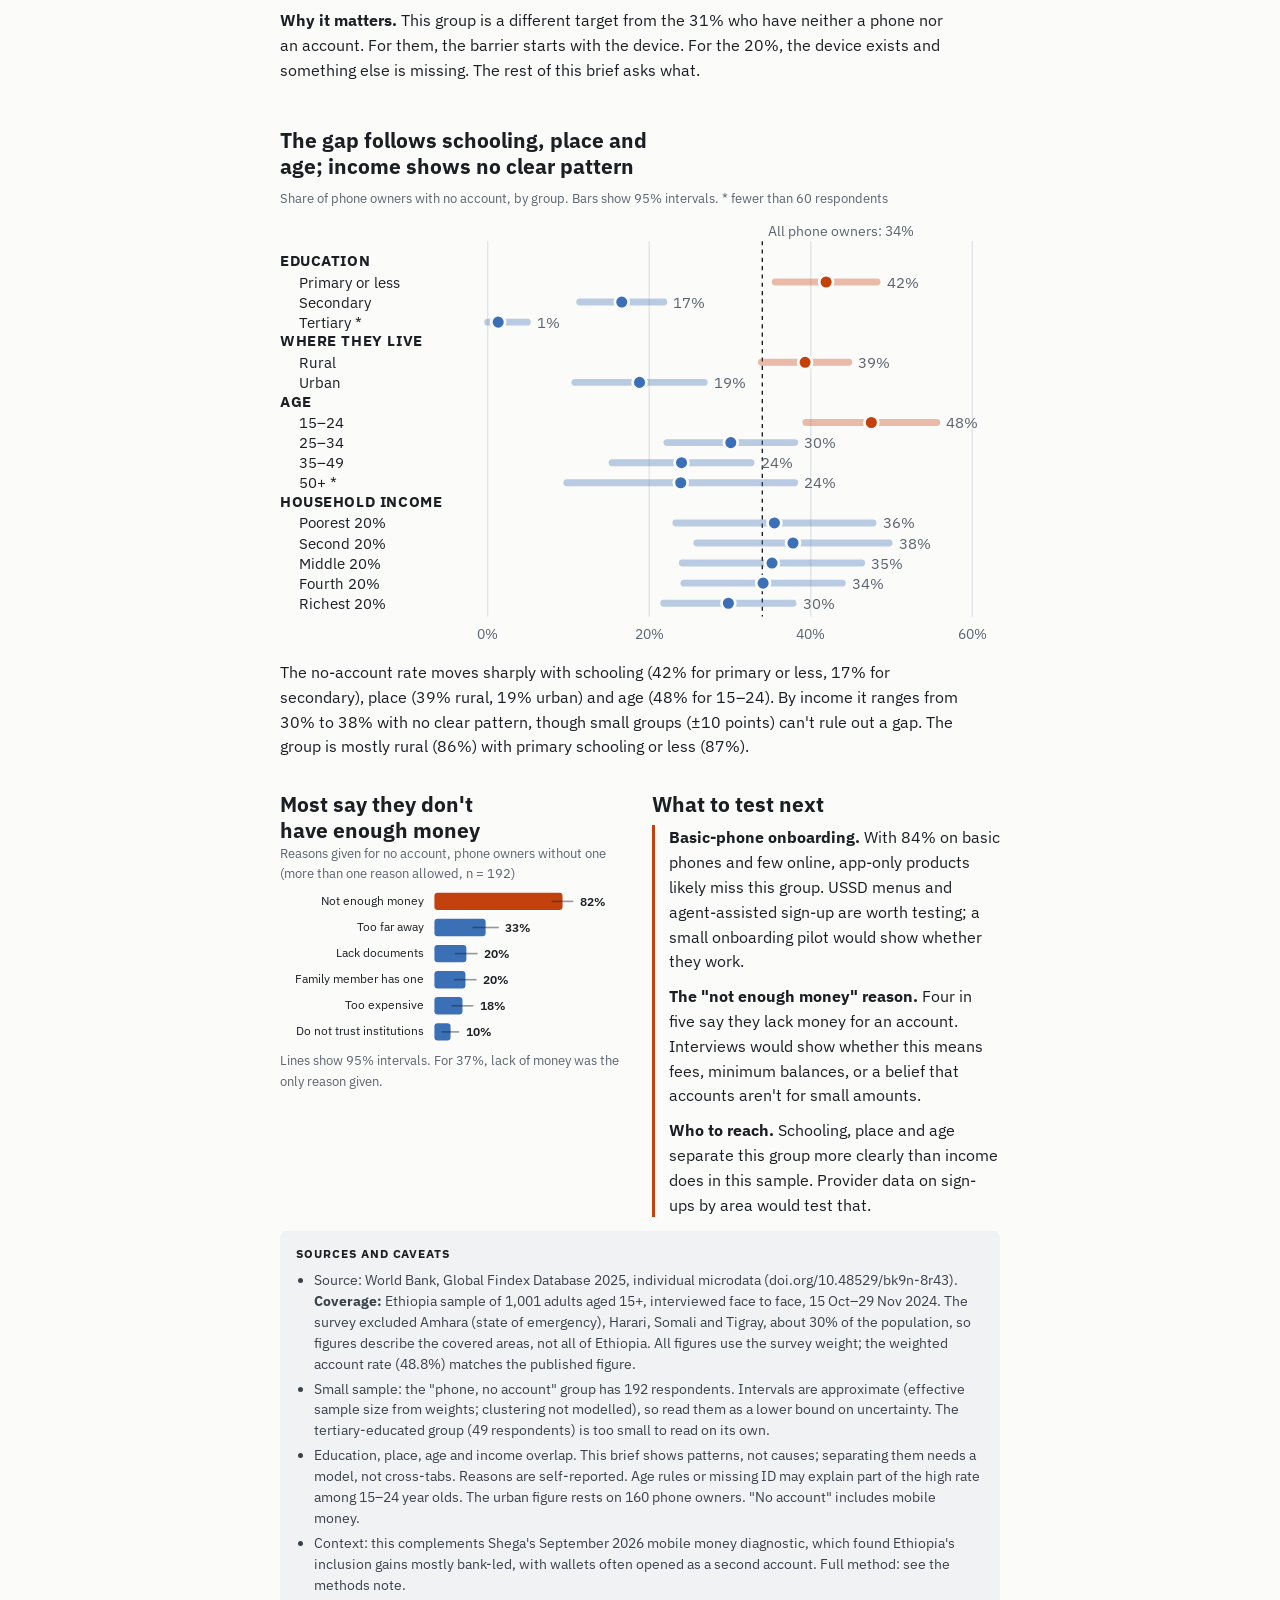
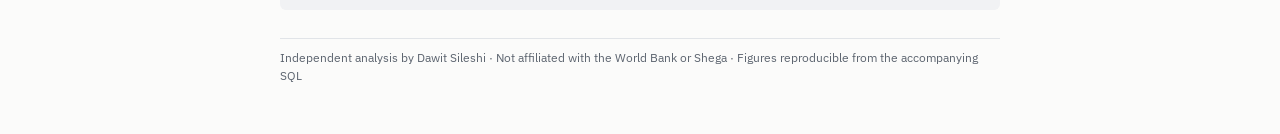
<file: data/phones-without-accounts/index.html>
<!doctype html>
<html lang="en">
<head>
<meta charset="utf-8">
<meta name="viewport" content="width=device-width, initial-scale=1, viewport-fit=cover">
<title>Phones Without Accounts · Dawit Sileshi</title>
<meta name="description" content="Who owns a phone but has no account, in the areas covered by Ethiopia's 2024 Findex survey.">
<meta property="og:title" content="Phones Without Accounts">
</head>
<body>
<nav style="max-width:980px;margin:0 auto 18px;font:13px 'IBM Plex Sans',system-ui,sans-serif"><a href="/#data" style="color:inherit;opacity:.7">← All work</a></nav>
<link rel="stylesheet" href="https://fonts.googleapis.com/css2?family=IBM+Plex+Sans:wght@400;600;700&display=swap">
<style>
/* Layout: single reading column, figures full width, two-up only where it fits */
:root{--bg:#FBFBFA;--panel:#F1F2F4;--ink:#1B1F24;--ink2:#3A414B;--muted:#5B636E;--rule:#E1E4E8;
--hi:#C2410C;--blue:#3B6FB6;--blue2:#8FA9D3;--grey:#C3C8CF;
--sans:"IBM Plex Sans",system-ui,-apple-system,"Segoe UI",Arial,sans-serif}
@media (prefers-color-scheme:dark){:root:not([data-theme="light"]){--bg:#15181C;--panel:#1E2227;--ink:#ECEEF1;--ink2:#C7CCD3;--muted:#9AA2AD;--rule:#2E333A;--hi:#F07A42;--blue:#6E9BDB;--blue2:#4A6390;--grey:#4A5058;color-scheme:dark}}
:root[data-theme="dark"]{--bg:#15181C;--panel:#1E2227;--ink:#ECEEF1;--ink2:#C7CCD3;--muted:#9AA2AD;--rule:#2E333A;--hi:#F07A42;--blue:#6E9BDB;--blue2:#4A6390;--grey:#4A5058;color-scheme:dark}
*{box-sizing:border-box;margin:0;padding:0}
body{background:var(--bg);color:var(--ink);font-family:var(--sans);font-size:16px;line-height:1.55;padding-inline:20px;padding-block:28px 48px}
.wrap{max-width:720px;margin:0 auto;display:flex;flex-direction:column;gap:6px}
.page{display:flex;flex-direction:column;gap:10px;margin-bottom:22px}
.kicker{font-size:12px;letter-spacing:.12em;text-transform:uppercase;color:var(--hi);font-weight:700}
h1{font-size:clamp(26px,5vw,36px);line-height:1.15;font-weight:700;text-wrap:balance}
.stand{font-size:18px;color:var(--ink2);max-width:62ch}
.byline{font-size:13px;color:var(--muted);border-top:1px solid var(--rule);border-bottom:1px solid var(--rule);padding:8px 0;display:flex;flex-wrap:wrap;gap:6px 20px;justify-content:space-between}
.tiles{display:grid;grid-template-columns:repeat(auto-fit,minmax(180px,1fr));gap:16px;margin:8px 0 14px}
.tile{border-top:3px solid var(--ink);padding-top:8px;min-width:0}
.tile.hi{border-color:var(--hi)}
.tile b{display:block;font-size:36px;line-height:1;margin-bottom:6px;font-variant-numeric:tabular-nums}
.tile.hi b{color:var(--hi)}
.tile span{font-size:14px;color:var(--ink2)}
h2{font-size:21px;line-height:1.25;margin-top:16px;text-wrap:balance}
.sub{font-size:13px;color:var(--muted)}
.fig{overflow-x:auto}.fig svg{width:100%;height:auto;display:block;min-width:300px}
p{max-width:68ch}
.two{display:grid;grid-template-columns:repeat(auto-fit,minmax(280px,1fr));gap:24px}
.two>div{min-width:0}
.note{font-size:13px;color:var(--muted)}
.impl{border-left:3px solid var(--hi);padding-left:14px;display:flex;flex-direction:column;gap:10px;margin-top:8px}
.box{background:var(--panel);border-radius:6px;padding:14px 16px;font-size:13.5px;color:var(--ink2);margin-top:14px}
.box h3{font-size:12px;text-transform:uppercase;letter-spacing:.08em;margin-bottom:6px;color:var(--ink)}
.box ul{padding-left:18px;display:flex;flex-direction:column;gap:4px}

.qad{display:grid;grid-template-columns:repeat(auto-fit,minmax(200px,1fr));gap:12px 22px;background:var(--panel,#F0F1F3);border-radius:6px;padding:14px 16px;font-size:14px;color:var(--ink2,#3A414B)}
.qad div{min-width:0}.qad b{display:block;font-size:11px;letter-spacing:.08em;text-transform:uppercase;color:var(--ink,#1B1F24);margin-bottom:2px}
.facts{border-top:1px solid var(--rule,#E1E4E8);margin-top:4px}
.facts summary{cursor:pointer;font-size:13.5px;font-weight:600;padding:10px 0;color:var(--ink,#1B1F24)}
.facts summary:focus-visible{outline:2px solid var(--blue,#2F64B0);outline-offset:2px}
.facts dl{display:grid;grid-template-columns:max-content minmax(0,1fr);gap:5px 16px;font-size:13.5px;color:var(--ink2,#3A414B);padding-bottom:12px}
.facts dt{color:var(--muted,#5D6570)}
@media (max-width:520px){.facts dl{grid-template-columns:1fr}.facts dt{margin-top:6px}}

footer{font-size:12px;color:var(--muted);border-top:1px solid var(--rule);padding-top:10px}
</style>
<div class="wrap">
<section class="page">
<div class="kicker">Insight brief · Digital finance · Ethiopia</div>
<h1>One in five adults in Ethiopia's Findex survey carries a phone but has no account. Most of those phones can't run an app.</h1>
<p class="stand">The phone is often treated as the bridge to financial inclusion. In the areas the 2024 survey covered, one adult in five has already crossed half of it. This brief looks at who they are, what phone they carry, and why they say they have no account.</p>
<div class="byline"><span>Analysis and design: Dawit Sileshi</span><span>Data: World Bank Global Findex 2025 microdata · 1,001 adults, Oct–Nov 2024, weighted · excludes Amhara, Tigray, Somali and Harari (~30% of population)</span></div>
<div class="qad" role="group" aria-label="Question, audience and decision"><div><b>Question</b>Among adults who already carry a phone, who still has no account, and why?</div><div><b>Audience</b>Digital finance providers, development partners and regulators planning inclusion work.</div><div><b>Decision it informs</b>Where to focus account onboarding first: which people, and which kind of phone.</div></div>
<details class="facts" open><summary>Data facts: source, coverage and checks</summary><dl><dt>Source</dt><dd>World Bank Global Findex 2025, individual microdata (CSV release)</dd><dt>Fieldwork</dt><dd>15 Oct – 29 Nov 2024, face to face</dd><dt>Population</dt><dd>Adults 15+ in the areas surveyed. Amhara, Tigray, Somali and Harari were excluded (about 30% of the population).</dd><dt>Sample</dt><dd>1,001 adults; 1,000 answered the phone question</dd><dt>Denominators</dt><dd>Headline: all adults who answered the phone question. "No account" rates: phone owners only. Reasons: phone owners without an account (192 respondents); more than one reason allowed.</dd><dt>Missing data</dt><dd>One "don't know" on phone ownership excluded. No other missing values in the variables used.</dd><dt>Checks</dt><dd>Weighted account ownership 48.8% matches the World Bank's published figure. Design effect 1.69 matches the published figure. The four groups add to 100%.</dd><dt>Reproduce</dt><dd>Every figure: phones_without_accounts SQL file</dd></dl></details><div class="tiles">
<div class="tile hi"><b>20%</b><span>of adults in surveyed areas have a mobile phone but no account at a bank or mobile money provider</span></div>
<div class="tile"><b>84%</b><span>of that group carry a basic phone, against 65% of phone owners who have an account</span></div>
<div class="tile"><b>13%</b><span>of that group used the internet in the past three months</span></div>
</div>
<h2 style="margin-top:6px">Of every 100 adults surveyed, 20 are one step away</h2>
<div class="sub">Phone ownership and account ownership, share of adults (weighted; 1,000 of the 1,001 respondents answered the phone question)</div>
<div class="fig" style="margin:10px 0 18px"><svg viewBox="0 0 520 230" xmlns="http://www.w3.org/2000/svg" role="img" aria-label="Of every 100 adults in Ethiopia's Findex survey: 38 have a phone and an account, 20 have a phone but no account, 11 have an account but no phone, 31 have neither."><rect x="0" y="4" width="18" height="18" rx="3" style="fill:var(--blue)"/><rect x="0" y="26" width="18" height="18" rx="3" style="fill:var(--blue)"/><rect x="0" y="48" width="18" height="18" rx="3" style="fill:var(--blue)"/><rect x="0" y="70" width="18" height="18" rx="3" style="fill:var(--blue)"/><rect x="0" y="92" width="18" height="18" rx="3" style="fill:var(--blue)"/><rect x="0" y="114" width="18" height="18" rx="3" style="fill:var(--blue)"/><rect x="0" y="136" width="18" height="18" rx="3" style="fill:var(--blue)"/><rect x="0" y="158" width="18" height="18" rx="3" style="fill:var(--blue)"/><rect x="0" y="180" width="18" height="18" rx="3" style="fill:var(--blue)"/><rect x="0" y="202" width="18" height="18" rx="3" style="fill:var(--blue)"/><rect x="22" y="4" width="18" height="18" rx="3" style="fill:var(--blue)"/><rect x="22" y="26" width="18" height="18" rx="3" style="fill:var(--blue)"/><rect x="22" y="48" width="18" height="18" rx="3" style="fill:var(--blue)"/><rect x="22" y="70" width="18" height="18" rx="3" style="fill:var(--blue)"/><rect x="22" y="92" width="18" height="18" rx="3" style="fill:var(--blue)"/><rect x="22" y="114" width="18" height="18" rx="3" style="fill:var(--blue)"/><rect x="22" y="136" width="18" height="18" rx="3" style="fill:var(--blue)"/><rect x="22" y="158" width="18" height="18" rx="3" style="fill:var(--blue)"/><rect x="22" y="180" width="18" height="18" rx="3" style="fill:var(--blue)"/><rect x="22" y="202" width="18" height="18" rx="3" style="fill:var(--blue)"/><rect x="44" y="4" width="18" height="18" rx="3" style="fill:var(--blue)"/><rect x="44" y="26" width="18" height="18" rx="3" style="fill:var(--blue)"/><rect x="44" y="48" width="18" height="18" rx="3" style="fill:var(--blue)"/><rect x="44" y="70" width="18" height="18" rx="3" style="fill:var(--blue)"/><rect x="44" y="92" width="18" height="18" rx="3" style="fill:var(--blue)"/><rect x="44" y="114" width="18" height="18" rx="3" style="fill:var(--blue)"/><rect x="44" y="136" width="18" height="18" rx="3" style="fill:var(--blue)"/><rect x="44" y="158" width="18" height="18" rx="3" style="fill:var(--blue)"/><rect x="44" y="180" width="18" height="18" rx="3" style="fill:var(--blue)"/><rect x="44" y="202" width="18" height="18" rx="3" style="fill:var(--blue)"/><rect x="66" y="4" width="18" height="18" rx="3" style="fill:var(--blue)"/><rect x="66" y="26" width="18" height="18" rx="3" style="fill:var(--blue)"/><rect x="66" y="48" width="18" height="18" rx="3" style="fill:var(--blue)"/><rect x="66" y="70" width="18" height="18" rx="3" style="fill:var(--blue)"/><rect x="66" y="92" width="18" height="18" rx="3" style="fill:var(--blue)"/><rect x="66" y="114" width="18" height="18" rx="3" style="fill:var(--blue)"/><rect x="66" y="136" width="18" height="18" rx="3" style="fill:var(--blue)"/><rect x="66" y="158" width="18" height="18" rx="3" style="fill:var(--blue)"/><rect x="66" y="180" width="18" height="18" rx="3" style="fill:var(--hi)"/><rect x="66" y="202" width="18" height="18" rx="3" style="fill:var(--hi)"/><rect x="88" y="4" width="18" height="18" rx="3" style="fill:var(--hi)"/><rect x="88" y="26" width="18" height="18" rx="3" style="fill:var(--hi)"/><rect x="88" y="48" width="18" height="18" rx="3" style="fill:var(--hi)"/><rect x="88" y="70" width="18" height="18" rx="3" style="fill:var(--hi)"/><rect x="88" y="92" width="18" height="18" rx="3" style="fill:var(--hi)"/><rect x="88" y="114" width="18" height="18" rx="3" style="fill:var(--hi)"/><rect x="88" y="136" width="18" height="18" rx="3" style="fill:var(--hi)"/><rect x="88" y="158" width="18" height="18" rx="3" style="fill:var(--hi)"/><rect x="88" y="180" width="18" height="18" rx="3" style="fill:var(--hi)"/><rect x="88" y="202" width="18" height="18" rx="3" style="fill:var(--hi)"/><rect x="110" y="4" width="18" height="18" rx="3" style="fill:var(--hi)"/><rect x="110" y="26" width="18" height="18" rx="3" style="fill:var(--hi)"/><rect x="110" y="48" width="18" height="18" rx="3" style="fill:var(--hi)"/><rect x="110" y="70" width="18" height="18" rx="3" style="fill:var(--hi)"/><rect x="110" y="92" width="18" height="18" rx="3" style="fill:var(--hi)"/><rect x="110" y="114" width="18" height="18" rx="3" style="fill:var(--hi)"/><rect x="110" y="136" width="18" height="18" rx="3" style="fill:var(--hi)"/><rect x="110" y="158" width="18" height="18" rx="3" style="fill:var(--hi)"/><rect x="110" y="180" width="18" height="18" rx="3" style="fill:var(--blue2)"/><rect x="110" y="202" width="18" height="18" rx="3" style="fill:var(--blue2)"/><rect x="132" y="4" width="18" height="18" rx="3" style="fill:var(--blue2)"/><rect x="132" y="26" width="18" height="18" rx="3" style="fill:var(--blue2)"/><rect x="132" y="48" width="18" height="18" rx="3" style="fill:var(--blue2)"/><rect x="132" y="70" width="18" height="18" rx="3" style="fill:var(--blue2)"/><rect x="132" y="92" width="18" height="18" rx="3" style="fill:var(--blue2)"/><rect x="132" y="114" width="18" height="18" rx="3" style="fill:var(--blue2)"/><rect x="132" y="136" width="18" height="18" rx="3" style="fill:var(--blue2)"/><rect x="132" y="158" width="18" height="18" rx="3" style="fill:var(--blue2)"/><rect x="132" y="180" width="18" height="18" rx="3" style="fill:var(--blue2)"/><rect x="132" y="202" width="18" height="18" rx="3" style="fill:var(--grey)"/><rect x="154" y="4" width="18" height="18" rx="3" style="fill:var(--grey)"/><rect x="154" y="26" width="18" height="18" rx="3" style="fill:var(--grey)"/><rect x="154" y="48" width="18" height="18" rx="3" style="fill:var(--grey)"/><rect x="154" y="70" width="18" height="18" rx="3" style="fill:var(--grey)"/><rect x="154" y="92" width="18" height="18" rx="3" style="fill:var(--grey)"/><rect x="154" y="114" width="18" height="18" rx="3" style="fill:var(--grey)"/><rect x="154" y="136" width="18" height="18" rx="3" style="fill:var(--grey)"/><rect x="154" y="158" width="18" height="18" rx="3" style="fill:var(--grey)"/><rect x="154" y="180" width="18" height="18" rx="3" style="fill:var(--grey)"/><rect x="154" y="202" width="18" height="18" rx="3" style="fill:var(--grey)"/><rect x="176" y="4" width="18" height="18" rx="3" style="fill:var(--grey)"/><rect x="176" y="26" width="18" height="18" rx="3" style="fill:var(--grey)"/><rect x="176" y="48" width="18" height="18" rx="3" style="fill:var(--grey)"/><rect x="176" y="70" width="18" height="18" rx="3" style="fill:var(--grey)"/><rect x="176" y="92" width="18" height="18" rx="3" style="fill:var(--grey)"/><rect x="176" y="114" width="18" height="18" rx="3" style="fill:var(--grey)"/><rect x="176" y="136" width="18" height="18" rx="3" style="fill:var(--grey)"/><rect x="176" y="158" width="18" height="18" rx="3" style="fill:var(--grey)"/><rect x="176" y="180" width="18" height="18" rx="3" style="fill:var(--grey)"/><rect x="176" y="202" width="18" height="18" rx="3" style="fill:var(--grey)"/><rect x="198" y="4" width="18" height="18" rx="3" style="fill:var(--grey)"/><rect x="198" y="26" width="18" height="18" rx="3" style="fill:var(--grey)"/><rect x="198" y="48" width="18" height="18" rx="3" style="fill:var(--grey)"/><rect x="198" y="70" width="18" height="18" rx="3" style="fill:var(--grey)"/><rect x="198" y="92" width="18" height="18" rx="3" style="fill:var(--grey)"/><rect x="198" y="114" width="18" height="18" rx="3" style="fill:var(--grey)"/><rect x="198" y="136" width="18" height="18" rx="3" style="fill:var(--grey)"/><rect x="198" y="158" width="18" height="18" rx="3" style="fill:var(--grey)"/><rect x="198" y="180" width="18" height="18" rx="3" style="fill:var(--grey)"/><rect x="198" y="202" width="18" height="18" rx="3" style="fill:var(--grey)"/><rect x="250" y="12" width="14" height="14" rx="3" style="fill:var(--blue)"/><text x="274" y="25" style="font-family:var(--sans);font-size:26px;font-weight:600;fill:var(--ink)">38</text><text x="314" y="24" style="font-family:var(--sans);font-size:13px;fill:var(--ink);font-weight:400">Phone and an account</text><rect x="250" y="64" width="14" height="14" rx="3" style="fill:var(--hi)"/><text x="274" y="77" style="font-family:var(--sans);font-size:26px;font-weight:700;fill:var(--hi)">20</text><text x="314" y="76" style="font-family:var(--sans);font-size:13px;fill:var(--ink);font-weight:600">Phone but no account</text><rect x="250" y="116" width="14" height="14" rx="3" style="fill:var(--blue2)"/><text x="274" y="129" style="font-family:var(--sans);font-size:26px;font-weight:600;fill:var(--ink)">11</text><text x="314" y="128" style="font-family:var(--sans);font-size:13px;fill:var(--ink);font-weight:400">Account but no phone</text><rect x="250" y="168" width="14" height="14" rx="3" style="fill:var(--grey)"/><text x="274" y="181" style="font-family:var(--sans);font-size:26px;font-weight:600;fill:var(--ink)">31</text><text x="314" y="180" style="font-family:var(--sans);font-size:13px;fill:var(--ink);font-weight:400">Neither</text></svg></div>
<p><b>What the data says.</b> In the surveyed areas, 58% of adults own a mobile phone and 49% have an account. The overlap is smaller than those two numbers suggest. Among phone owners, about one in three (34%, ±5 points) has no account of any kind. These 20 in every 100 adults are the closest group to digital finance: the device is already in their pocket.</p>
<p><b>Why it matters.</b> This group is a different target from the 31% who have neither a phone nor an account. For them, the barrier starts with the device. For the 20%, the device exists and something else is missing. The rest of this brief asks what.</p>

</section>

<section class="page">
<h2>The gap follows schooling, place and age; income shows no clear pattern</h2>
<div class="sub">Share of phone owners with no account, by group. Bars show 95% intervals. * fewer than 60 respondents</div>
<div class="fig"><svg viewBox="0 0 520 311.0" xmlns="http://www.w3.org/2000/svg" role="img" aria-label="Share of phone owners with no account, by group, with 95 percent intervals."><line x1="150.0" y1="16" x2="150.0" y2="287.0" style="stroke:var(--rule)" stroke-width="1"/><text x="150.0" y="303.0" text-anchor="middle" style="font-family:var(--sans);font-size:10px;fill:var(--muted)">0%</text><line x1="266.6666666666667" y1="16" x2="266.6666666666667" y2="287.0" style="stroke:var(--rule)" stroke-width="1"/><text x="266.6666666666667" y="303.0" text-anchor="middle" style="font-family:var(--sans);font-size:10px;fill:var(--muted)">20%</text><line x1="383.33333333333337" y1="16" x2="383.33333333333337" y2="287.0" style="stroke:var(--rule)" stroke-width="1"/><text x="383.33333333333337" y="303.0" text-anchor="middle" style="font-family:var(--sans);font-size:10px;fill:var(--muted)">40%</text><line x1="500.0" y1="16" x2="500.0" y2="287.0" style="stroke:var(--rule)" stroke-width="1"/><text x="500.0" y="303.0" text-anchor="middle" style="font-family:var(--sans);font-size:10px;fill:var(--muted)">60%</text><line x1="348.33333333333337" y1="16" x2="348.33333333333337" y2="287.0" style="stroke:var(--ink)" stroke-width="1" stroke-dasharray="3 3"/><text x="352.33333333333337" y="12" style="font-family:var(--sans);font-size:10px;fill:var(--muted)">All phone owners: 34%</text><text x="0" y="34" style="font-family:var(--sans);font-size:10.5px;font-weight:700;fill:var(--ink);letter-spacing:.04em">EDUCATION</text><text x="14" y="49.5" style="font-family:var(--sans);font-size:11px;fill:var(--ink)">Primary or less</text><line x1="357.66666666666663" y1="45.5" x2="431.1666666666667" y2="45.5" style="stroke:var(--hi)" stroke-opacity=".35" stroke-width="5" stroke-linecap="round"/><circle style="fill:var(--hi);stroke:var(--bg)" cx="394.41666666666663" cy="45.5" r="5" stroke-width="2"/><text x="438.1666666666667" y="49.5" style="font-family:var(--sans);font-size:10.5px;fill:var(--muted)">42%</text><text x="14" y="64.0" style="font-family:var(--sans);font-size:11px;fill:var(--ink)">Secondary</text><line x1="216.5" y1="60.0" x2="277.1666666666667" y2="60.0" style="stroke:var(--blue)" stroke-opacity=".35" stroke-width="5" stroke-linecap="round"/><circle style="fill:var(--blue);stroke:var(--bg)" cx="246.83333333333334" cy="60.0" r="5" stroke-width="2"/><text x="284.1666666666667" y="64.0" style="font-family:var(--sans);font-size:10.5px;fill:var(--muted)">17%</text><text x="14" y="78.5" style="font-family:var(--sans);font-size:11px;fill:var(--ink)">Tertiary *</text><line x1="150.0" y1="74.5" x2="178.58333333333334" y2="74.5" style="stroke:var(--blue)" stroke-opacity=".35" stroke-width="5" stroke-linecap="round"/><circle style="fill:var(--blue);stroke:var(--bg)" cx="157.58333333333334" cy="74.5" r="5" stroke-width="2"/><text x="185.58333333333334" y="78.5" style="font-family:var(--sans);font-size:10.5px;fill:var(--muted)">1%</text><text x="0" y="92.0" style="font-family:var(--sans);font-size:10.5px;font-weight:700;fill:var(--ink);letter-spacing:.04em">WHERE THEY LIVE</text><text x="14" y="107.5" style="font-family:var(--sans);font-size:11px;fill:var(--ink)">Rural</text><line x1="347.75" y1="103.5" x2="410.74999999999994" y2="103.5" style="stroke:var(--hi)" stroke-opacity=".35" stroke-width="5" stroke-linecap="round"/><circle style="fill:var(--hi);stroke:var(--bg)" cx="379.25" cy="103.5" r="5" stroke-width="2"/><text x="417.74999999999994" y="107.5" style="font-family:var(--sans);font-size:10.5px;fill:var(--muted)">39%</text><text x="14" y="122.0" style="font-family:var(--sans);font-size:11px;fill:var(--ink)">Urban</text><line x1="213.0" y1="118.0" x2="306.33333333333337" y2="118.0" style="stroke:var(--blue)" stroke-opacity=".35" stroke-width="5" stroke-linecap="round"/><circle style="fill:var(--blue);stroke:var(--bg)" cx="259.6666666666667" cy="118.0" r="5" stroke-width="2"/><text x="313.33333333333337" y="122.0" style="font-family:var(--sans);font-size:10.5px;fill:var(--muted)">19%</text><text x="0" y="135.5" style="font-family:var(--sans);font-size:10.5px;font-weight:700;fill:var(--ink);letter-spacing:.04em">AGE</text><text x="14" y="151.0" style="font-family:var(--sans);font-size:11px;fill:var(--ink)">15–24</text><line x1="379.83333333333337" y1="147.0" x2="474.3333333333333" y2="147.0" style="stroke:var(--hi)" stroke-opacity=".35" stroke-width="5" stroke-linecap="round"/><circle style="fill:var(--hi);stroke:var(--bg)" cx="427.0833333333333" cy="147.0" r="5" stroke-width="2"/><text x="481.3333333333333" y="151.0" style="font-family:var(--sans);font-size:10.5px;fill:var(--muted)">48%</text><text x="14" y="165.5" style="font-family:var(--sans);font-size:11px;fill:var(--ink)">25–34</text><line x1="279.5" y1="161.5" x2="371.66666666666663" y2="161.5" style="stroke:var(--blue)" stroke-opacity=".35" stroke-width="5" stroke-linecap="round"/><circle style="fill:var(--blue);stroke:var(--bg)" cx="325.58333333333337" cy="161.5" r="5" stroke-width="2"/><text x="378.66666666666663" y="165.5" style="font-family:var(--sans);font-size:10.5px;fill:var(--muted)">30%</text><text x="14" y="180.0" style="font-family:var(--sans);font-size:11px;fill:var(--ink)">35–49</text><line x1="239.83333333333331" y1="176.0" x2="340.16666666666663" y2="176.0" style="stroke:var(--blue)" stroke-opacity=".35" stroke-width="5" stroke-linecap="round"/><circle style="fill:var(--blue);stroke:var(--bg)" cx="290.0" cy="176.0" r="5" stroke-width="2"/><text x="347.16666666666663" y="180.0" style="font-family:var(--sans);font-size:10.5px;fill:var(--muted)">24%</text><text x="14" y="194.5" style="font-family:var(--sans);font-size:11px;fill:var(--ink)">50+ *</text><line x1="207.16666666666666" y1="190.5" x2="371.66666666666663" y2="190.5" style="stroke:var(--blue)" stroke-opacity=".35" stroke-width="5" stroke-linecap="round"/><circle style="fill:var(--blue);stroke:var(--bg)" cx="289.41666666666663" cy="190.5" r="5" stroke-width="2"/><text x="378.66666666666663" y="194.5" style="font-family:var(--sans);font-size:10.5px;fill:var(--muted)">24%</text><text x="0" y="208.0" style="font-family:var(--sans);font-size:10.5px;font-weight:700;fill:var(--ink);letter-spacing:.04em">HOUSEHOLD INCOME</text><text x="14" y="223.5" style="font-family:var(--sans);font-size:11px;fill:var(--ink)">Poorest 20%</text><line x1="285.91666666666663" y1="219.5" x2="428.25" y2="219.5" style="stroke:var(--blue)" stroke-opacity=".35" stroke-width="5" stroke-linecap="round"/><circle style="fill:var(--blue);stroke:var(--bg)" cx="357.08333333333337" cy="219.5" r="5" stroke-width="2"/><text x="435.25" y="223.5" style="font-family:var(--sans);font-size:10.5px;fill:var(--muted)">36%</text><text x="14" y="238.0" style="font-family:var(--sans);font-size:11px;fill:var(--ink)">Second 20%</text><line x1="301.08333333333337" y1="234.0" x2="439.9166666666667" y2="234.0" style="stroke:var(--blue)" stroke-opacity=".35" stroke-width="5" stroke-linecap="round"/><circle style="fill:var(--blue);stroke:var(--bg)" cx="370.5" cy="234.0" r="5" stroke-width="2"/><text x="446.9166666666667" y="238.0" style="font-family:var(--sans);font-size:10.5px;fill:var(--muted)">38%</text><text x="14" y="252.5" style="font-family:var(--sans);font-size:11px;fill:var(--ink)">Middle 20%</text><line x1="290.58333333333337" y1="248.5" x2="420.08333333333337" y2="248.5" style="stroke:var(--blue)" stroke-opacity=".35" stroke-width="5" stroke-linecap="round"/><circle style="fill:var(--blue);stroke:var(--bg)" cx="355.33333333333337" cy="248.5" r="5" stroke-width="2"/><text x="427.08333333333337" y="252.5" style="font-family:var(--sans);font-size:10.5px;fill:var(--muted)">35%</text><text x="14" y="267.0" style="font-family:var(--sans);font-size:11px;fill:var(--ink)">Fourth 20%</text><line x1="291.75" y1="263.0" x2="406.08333333333337" y2="263.0" style="stroke:var(--blue)" stroke-opacity=".35" stroke-width="5" stroke-linecap="round"/><circle style="fill:var(--blue);stroke:var(--bg)" cx="348.91666666666663" cy="263.0" r="5" stroke-width="2"/><text x="413.08333333333337" y="267.0" style="font-family:var(--sans);font-size:10.5px;fill:var(--muted)">34%</text><text x="14" y="281.5" style="font-family:var(--sans);font-size:11px;fill:var(--ink)">Richest 20%</text><line x1="277.1666666666667" y1="277.5" x2="370.5" y2="277.5" style="stroke:var(--blue)" stroke-opacity=".35" stroke-width="5" stroke-linecap="round"/><circle style="fill:var(--blue);stroke:var(--bg)" cx="323.83333333333337" cy="277.5" r="5" stroke-width="2"/><text x="377.5" y="281.5" style="font-family:var(--sans);font-size:10.5px;fill:var(--muted)">30%</text></svg></div>
<p>The no-account rate moves sharply with schooling (42% for primary or less, 17% for secondary), place (39% rural, 19% urban) and age (48% for 15–24). By income it ranges from 30% to 38% with no clear pattern, though small groups (±10 points) can't rule out a gap. The group is mostly rural (86%) with primary schooling or less (87%).</p>
<div class="two" style="margin-top:6px">
<div>
<h2>Most say they don't have enough money</h2>
<div class="sub">Reasons given for no account, phone owners without one (more than one reason allowed, n = 192)</div>
<div class="fig"><svg viewBox="0 0 320 154" xmlns="http://www.w3.org/2000/svg" role="img" aria-label="Reasons phone owners give for having no account."><text x="132" y="19" text-anchor="end" style="font-family:var(--sans);font-size:11px;fill:var(--ink)">Not enough money</text><rect x="142" y="8" width="117.79199999999997" height="16" rx="3" style="fill:var(--hi)"/><line x1="249.856" y1="16" x2="269.728" y2="16" style="stroke:var(--ink)" stroke-opacity=".45" stroke-width="1.5"/><text x="275.728" y="20" style="font-family:var(--sans);font-size:11px;font-weight:600;fill:var(--ink)">82%</text><text x="132" y="43" text-anchor="end" style="font-family:var(--sans);font-size:11px;fill:var(--ink)">Too far away</text><rect x="142" y="32" width="47.087999999999994" height="16" rx="3" style="fill:var(--blue)"/><line x1="176.99200000000002" y1="40" x2="201.184" y2="40" style="stroke:var(--ink)" stroke-opacity=".45" stroke-width="1.5"/><text x="207.184" y="44" style="font-family:var(--sans);font-size:11px;font-weight:600;fill:var(--ink)">33%</text><text x="132" y="67" text-anchor="end" style="font-family:var(--sans);font-size:11px;fill:var(--ink)">Lack documents</text><rect x="142" y="56" width="29.376000000000005" height="16" rx="3" style="fill:var(--blue)"/><line x1="161.008" y1="64" x2="181.744" y2="64" style="stroke:var(--ink)" stroke-opacity=".45" stroke-width="1.5"/><text x="187.744" y="68" style="font-family:var(--sans);font-size:11px;font-weight:600;fill:var(--ink)">20%</text><text x="132" y="91" text-anchor="end" style="font-family:var(--sans);font-size:11px;fill:var(--ink)">Family member has one</text><rect x="142" y="80" width="28.512" height="16" rx="3" style="fill:var(--blue)"/><line x1="160.288" y1="88" x2="180.736" y2="88" style="stroke:var(--ink)" stroke-opacity=".45" stroke-width="1.5"/><text x="186.736" y="92" style="font-family:var(--sans);font-size:11px;font-weight:600;fill:var(--ink)">20%</text><text x="132" y="115" text-anchor="end" style="font-family:var(--sans);font-size:11px;fill:var(--ink)">Too expensive</text><rect x="142" y="104" width="25.77600000000001" height="16" rx="3" style="fill:var(--blue)"/><line x1="157.84" y1="112" x2="177.712" y2="112" style="stroke:var(--ink)" stroke-opacity=".45" stroke-width="1.5"/><text x="183.712" y="116" style="font-family:var(--sans);font-size:11px;font-weight:600;fill:var(--ink)">18%</text><text x="132" y="139" text-anchor="end" style="font-family:var(--sans);font-size:11px;fill:var(--ink)">Do not trust institutions</text><rect x="142" y="128" width="14.831999999999994" height="16" rx="3" style="fill:var(--blue)"/><line x1="148.912" y1="136" x2="164.752" y2="136" style="stroke:var(--ink)" stroke-opacity=".45" stroke-width="1.5"/><text x="170.752" y="140" style="font-family:var(--sans);font-size:11px;font-weight:600;fill:var(--ink)">10%</text></svg></div>
<p class="note">Lines show 95% intervals. For 37%, lack of money was the only reason given.</p>
</div>
<div>
<h2>What to test next</h2>
<div class="impl">
<p><b>Basic-phone onboarding.</b> With 84% on basic phones and few online, app-only products likely miss this group. USSD menus and agent-assisted sign-up are worth testing; a small onboarding pilot would show whether they work.</p>
<p><b>The "not enough money" reason.</b> Four in five say they lack money for an account. Interviews would show whether this means fees, minimum balances, or a belief that accounts aren't for small amounts.</p>
<p><b>Who to reach.</b> Schooling, place and age separate this group more clearly than income does in this sample. Provider data on sign-ups by area would test that.</p>
</div>
</div>
</div>
<div class="box" style="margin-top:4px">
<h3>Sources and caveats</h3>
<ul>
<li>Source: World Bank, Global Findex Database 2025, individual microdata (doi.org/10.48529/bk9n-8r43). <b>Coverage:</b> Ethiopia sample of 1,001 adults aged 15+, interviewed face to face, 15 Oct–29 Nov 2024. The survey excluded Amhara (state of emergency), Harari, Somali and Tigray, about 30% of the population, so figures describe the covered areas, not all of Ethiopia. All figures use the survey weight; the weighted account rate (48.8%) matches the published figure.</li>
<li>Small sample: the "phone, no account" group has 192 respondents. Intervals are approximate (effective sample size from weights; clustering not modelled), so read them as a lower bound on uncertainty. The tertiary-educated group (49 respondents) is too small to read on its own.</li>
<li>Education, place, age and income overlap. This brief shows patterns, not causes; separating them needs a model, not cross-tabs. Reasons are self-reported. Age rules or missing ID may explain part of the high rate among 15–24 year olds. The urban figure rests on 160 phone owners. "No account" includes mobile money.</li>
<li>Context: this complements Shega's September 2026 mobile money diagnostic, which found Ethiopia's inclusion gains mostly bank-led, with wallets often opened as a second account. Full method: see the methods note.</li>
</ul>
</div>

</section>

<footer>Independent analysis by Dawit Sileshi · Not affiliated with the World Bank or Shega · Figures reproducible from the accompanying SQL</footer>
</div>
</body>
</html>
</file>
<file: styles.css>
/* Dawit Sileshi — portfolio
   Light by default, dark on toggle or system preference. No build step.

   Layout: a five/six-column split repeats through the page (hero, section
   heads, about), so text always starts on the same left edge and charts or
   supporting copy sit on the same right edge. Sections are separated by
   space and a tinted band, not by boxes and rules. */

:root {
  --font: "Schibsted Grotesk", "Segoe UI", system-ui, -apple-system, Arial, sans-serif;
  --ethiopic: "Noto Sans Ethiopic", "Nyala", "Abyssinica SIL", sans-serif;

  --shell: 1180px;
  --gutter: clamp(1.1rem, 4vw, 2.5rem);
  --split-gap: clamp(2rem, 5vw, 5rem);
}

[data-theme="light"] {
  --paper:       #ffffff;
  --paper-2:     #f2f4f7;
  --paper-3:     #e9ecf1;
  --ink:         #131722;
  --ink-2:       #4a5263;
  --ink-3:       #626a7b;
  --rule:        #e1e5eb;
  --accent:      #2047c9;
  --accent-ink:  #ffffff;
  --accent-soft: #e8edfb;
  /* chart neutrals: one highlight hue, everything else steps of grey */
  --c-strong:    #39404f;
  --c-mid:       #949cab;
  --c-light:     #cbd1da;
  --c-base:      #b5bcc7;
  color-scheme: light;
}

[data-theme="dark"] {
  --paper:       #10141c;
  --paper-2:     #171c26;
  --paper-3:     #1e2430;
  --ink:         #e8ebf1;
  --ink-2:       #b0b7c4;
  --ink-3:       #8a92a2;
  --rule:        #272d39;
  --accent:      #8098ff;
  --accent-ink:  #0c1020;
  --accent-soft: #1c2440;
  --c-strong:    #7c859a;
  --c-mid:       #535b6d;
  --c-light:     #2b3240;
  --c-base:      #485064;
  color-scheme: dark;
}

*, *::before, *::after { box-sizing: border-box; }

html {
  -webkit-text-size-adjust: 100%;
  scroll-behavior: smooth;
}

body {
  margin: 0;
  background: var(--paper);
  color: var(--ink);
  font-family: var(--font);
  font-size: 1.0625rem;
  line-height: 1.6;
  -webkit-font-smoothing: antialiased;
  text-rendering: optimizeLegibility;
}

img { display: block; max-width: 100%; height: auto; }

h1, h2, h3 { font-weight: 700; margin: 0; }

a {
  color: var(--accent);
  text-decoration: underline;
  text-decoration-thickness: 1px;
  text-underline-offset: 0.22em;
}
a:hover { text-decoration-thickness: 2px; }

:focus-visible {
  outline: 2px solid var(--accent);
  outline-offset: 3px;
  border-radius: 4px;
}

.shell {
  max-width: var(--shell);
  margin-inline: auto;
  padding-inline: var(--gutter);
}

.skip-link {
  position: absolute;
  left: -9999px;
  top: 0.75rem;
  z-index: 20;
  background: var(--paper);
  color: var(--ink);
  padding: 0.6rem 1rem;
  border-radius: 8px;
  box-shadow: 0 0 0 1px var(--rule);
}
.skip-link:focus { left: var(--gutter); }

/* ---------- header ----------
   Pinned while scrolling. Narrow screens: name and theme switch on one row,
   section links on a second. Wide screens: everything on one row. */

:root { --head-h: 5.6rem; }

.site-header {
  position: sticky;
  top: 0;
  z-index: 30;
  background: color-mix(in srgb, var(--paper) 88%, transparent);
  -webkit-backdrop-filter: saturate(1.5) blur(14px);
  backdrop-filter: saturate(1.5) blur(14px);
  transition: box-shadow 200ms ease;
}
.site-header.is-scrolled { box-shadow: 0 1px 0 var(--rule); }

.site-head {
  display: grid;
  grid-template-columns: 1fr auto;
  grid-template-areas: "brand toggle" "nav nav";
  align-items: center;
  gap: 0.35rem 1rem;
  padding-block: 0.7rem;
}

.brand {
  grid-area: brand;
  display: inline-flex;
  align-items: baseline;
  gap: 0.65rem;
  color: var(--ink);
  font-weight: 700;
  font-size: 1.0625rem;
  letter-spacing: -0.01em;
  text-decoration: none;
}

.brand-am {
  font-family: var(--ethiopic);
  font-weight: 500;
  font-size: 0.95rem;
  color: var(--ink-3);
}

.site-nav {
  grid-area: nav;
  display: flex;
  gap: 1.35rem;
  overflow-x: auto;
  scrollbar-width: none;
  font-size: 0.9375rem;
}
.site-nav::-webkit-scrollbar { display: none; }

.site-nav a {
  position: relative;
  padding-block: 0.3rem;
  color: var(--ink-2);
  text-decoration: none;
  white-space: nowrap;
}
.site-nav a:hover { color: var(--ink); }
.site-nav a[aria-current] { color: var(--ink); }
.site-nav a[aria-current]::after {
  content: "";
  position: absolute;
  left: 0;
  right: 0;
  bottom: 0;
  height: 2px;
  border-radius: 1px;
  background: var(--accent);
}

.theme-toggle {
  grid-area: toggle;
  font: inherit;
  font-size: 0.875rem;
  color: var(--ink-2);
  background: none;
  border: 1px solid var(--rule);
  border-radius: 999px;
  padding: 0.25rem 0.8rem;
  cursor: pointer;
}
.theme-toggle:hover { color: var(--ink); border-color: var(--ink-3); }

/* In-page jumps land below the pinned header. Sections already open with
   more padding than the header is tall, so they need no offset. */
[id] { scroll-margin-top: var(--head-h); }
.section[id] { scroll-margin-top: 0; }

@media (min-width: 48em) {
  :root { --head-h: 4.5rem; }
  .site-head {
    grid-template-columns: auto 1fr auto;
    grid-template-areas: "brand nav toggle";
    column-gap: 2rem;
    padding-block: 0.95rem;
  }
  .site-nav { justify-content: flex-end; gap: 1.75rem; }
}

/* ---------- hero ---------- */

.hero {
  display: grid;
  gap: 2.75rem;
  padding-top: clamp(2.5rem, 7vw, 5.5rem);
  padding-bottom: clamp(4rem, 9vw, 7rem);
}

.hero h1 {
  font-size: clamp(2.4rem, 4.9vw, 3.9rem);
  line-height: 1.02;
  letter-spacing: -0.035em;
  max-width: 15ch;
}

.hero-intro {
  margin: 1.6rem 0 0;
  max-width: 34em;
  font-size: 1.1875rem;
  line-height: 1.55;
  color: var(--ink-2);
}

.hero-actions {
  display: flex;
  flex-wrap: wrap;
  gap: 0.75rem;
  margin: 2.25rem 0 0;
}

.btn {
  display: inline-flex;
  align-items: center;
  min-height: 2.9rem;
  padding: 0.6rem 1.2rem;
  border-radius: 8px;
  font-size: 0.9688rem;
  font-weight: 600;
  text-decoration: none;
  transition: background-color 150ms ease, border-color 150ms ease;
}
.btn-primary { background: var(--accent); color: var(--accent-ink); }
.btn-primary:hover { background: color-mix(in srgb, var(--accent) 86%, var(--ink)); }
.btn-quiet { color: var(--ink); box-shadow: inset 0 0 0 1px var(--rule); }
.btn-quiet:hover { box-shadow: inset 0 0 0 1px var(--ink-3); }

.hero-figure {
  margin: 0;
  background: var(--paper-2);
  border-radius: 18px;
  padding: clamp(1.25rem, 3vw, 2rem);
}

.figure-title {
  margin: 0 0 1.25rem;
  font-weight: 600;
  font-size: 1rem;
}

.waffle-wrap {
  display: grid;
  gap: 1.5rem;
  align-items: center;
}

.waffle {
  display: grid;
  grid-template-rows: repeat(10, 1fr);
  grid-auto-flow: column;
  grid-auto-columns: 1fr;
  gap: clamp(3px, 0.6vw, 5px);
  aspect-ratio: 1;
  width: 100%;
  max-width: 340px;
}

.waffle i {
  border-radius: 3px;
  transition: opacity 180ms ease, background-color 180ms ease;
}
.waffle i[data-g="both"] { background: var(--c-strong); }
.waffle i[data-g="hi"]   { background: var(--accent); }
.waffle i[data-g="acct"] { background: var(--c-mid); }
.waffle i[data-g="none"] { background: var(--c-light); }

.waffle[data-active] i { opacity: 0.18; }
.waffle[data-active="both"] i[data-g="both"],
.waffle[data-active="hi"]   i[data-g="hi"],
.waffle[data-active="acct"] i[data-g="acct"],
.waffle[data-active="none"] i[data-g="none"] { opacity: 1; }
/* A selected grey group darkens to ink so it stands out, whatever its
   resting shade; the highlight group keeps its own colour. */
.waffle[data-active="both"] i[data-g="both"],
.waffle[data-active="acct"] i[data-g="acct"],
.waffle[data-active="none"] i[data-g="none"] { background: var(--ink); }

/* The one orchestrated moment: the hero waffle fills in, column by column,
   on load. "backwards" so the animation releases opacity afterwards and the
   legend can still dim groups. */
@media (prefers-reduced-motion: no-preference) {
  .js .waffle i {
    animation: cell-in 420ms cubic-bezier(.2, .7, .2, 1) backwards;
    animation-delay: calc(var(--k) * 8ms + 200ms);
  }
}
@keyframes cell-in {
  from { opacity: 0; transform: scale(0.3); }
}

.legend {
  list-style: none;
  margin: 0;
  padding: 0;
  display: grid;
  gap: 0.15rem;
}

.legend button {
  display: grid;
  grid-template-columns: 0.75rem 2.4rem 1fr;
  align-items: center;
  gap: 0.65rem;
  width: 100%;
  padding: 0.5rem 0.65rem;
  font: inherit;
  color: inherit;
  text-align: left;
  background: none;
  border: 0;
  border-radius: 8px;
  cursor: pointer;
  transition: background-color 150ms ease;
}
.legend button:hover,
.legend button.is-on { background: var(--paper); }

.legend .sw { width: 0.75rem; height: 0.75rem; border-radius: 3px; }
.legend [data-g="both"] .sw { background: var(--c-strong); }
.legend [data-g="hi"] .sw   { background: var(--accent); }
.legend [data-g="acct"] .sw { background: var(--c-mid); }
.legend [data-g="none"] .sw { background: var(--c-light); }

.legend .n {
  font-size: 1.5rem;
  font-weight: 700;
  line-height: 1;
  letter-spacing: -0.02em;
  font-variant-numeric: tabular-nums;
}
.legend [data-g="hi"] .n { color: var(--accent); }

.legend .l {
  font-size: 0.9375rem;
  line-height: 1.3;
  color: var(--ink-2);
}

.hero-read {
  margin: 1.5rem 0 0;
  min-height: 3.2em;
  font-size: 1.0938rem;
  line-height: 1.5;
}

.hero-source {
  margin-top: 0.85rem;
  font-size: 0.875rem;
  color: var(--ink-3);
}

/* ---------- sections ---------- */

.section {
  padding-block: clamp(4rem, 9vw, 7rem);
  scroll-margin-top: 0;
}

.section-band { background: var(--paper-2); }

.section-head {
  display: grid;
  gap: 1rem;
  margin-bottom: clamp(2.25rem, 5vw, 3.75rem);
}

.section-head h2,
.about-title {
  font-size: clamp(2rem, 4.2vw, 3rem);
  line-height: 1.05;
  letter-spacing: -0.03em;
}

.section-head p {
  margin: 0;
  max-width: 36em;
  color: var(--ink-2);
}

/* ---------- data studies ---------- */

.studies {
  display: grid;
  gap: clamp(3.5rem, 7vw, 4.5rem);
}

.study-chart {
  display: flex;
  flex-direction: column;
  background: var(--paper-2);
  border-radius: 18px;
  padding: clamp(1.1rem, 2.5vw, 1.75rem);
  color: var(--ink);
  text-decoration: none;
  transition: background-color 180ms ease;
}
.study-chart:hover { background: var(--paper-3); }

.chart-title {
  display: block;
  margin-bottom: 1.1rem;
  font-size: 0.9375rem;
  font-weight: 600;
}

.study h3 {
  margin-top: 1.6rem;
  font-size: clamp(1.4rem, 2.4vw, 1.75rem);
  line-height: 1.15;
  letter-spacing: -0.02em;
}
.study h3 a { color: var(--ink); text-decoration: none; }
.study h3 a:hover { color: var(--accent); }

.study-kind {
  margin: 0.35rem 0 0;
  font-size: 0.9375rem;
  color: var(--ink-3);
}

.study-finding {
  margin: 1rem 0 0;
  font-size: 1.125rem;
  line-height: 1.5;
}

.study-part {
  margin: 0.9rem 0 0;
  font-size: 0.9688rem;
  color: var(--ink-2);
}
.study-part strong { color: var(--ink); font-weight: 600; }

.study-links {
  display: flex;
  flex-wrap: wrap;
  gap: 0.5rem 1.4rem;
  margin: 1.25rem 0 0;
  font-size: 0.9688rem;
}
.study-links a:first-child { font-weight: 600; }

/* dot plot: label | track | value, one row per group */

.dp {
  --label: 7.4rem;
  --val: 2.4rem;
  font-size: 0.8125rem;
}

.dp-row {
  display: grid;
  grid-template-columns: var(--label) 1fr var(--val);
  align-items: center;
  column-gap: 0.75rem;
  height: 1.45rem;
}

.dp-label {
  color: var(--ink-2);
  white-space: nowrap;
  overflow: hidden;
  text-overflow: ellipsis;
}
.dp-group { height: 1.6rem; align-items: end; }
.dp-group .dp-label { color: var(--ink-3); font-size: 0.75rem; }

.dp-track { position: relative; height: 100%; }

/* the all-phone-owners average, drawn through every row so it reads as one line */
.dp-row:not(.dp-axis) .dp-track::before {
  content: "";
  position: absolute;
  left: var(--avg);
  top: 0;
  bottom: 0;
  border-left: 1px dashed var(--ink-3);
  opacity: 0.7;
}

.dp-ci {
  position: absolute;
  top: 50%;
  height: 4px;
  margin-top: -2px;
  border-radius: 2px;
  background: var(--c-mid);
  opacity: 0.5;
}

.dp-dot {
  position: absolute;
  top: 50%;
  width: 10px;
  height: 10px;
  margin: -5px 0 0 -5px;
  border-radius: 50%;
  background: var(--c-strong);
  box-shadow: 0 0 0 2px var(--paper-2);
}
.study-chart:hover .dp-dot { box-shadow: 0 0 0 2px var(--paper-3); }

.dp-row.is-hi .dp-dot { background: var(--accent); }
.dp-row.is-hi .dp-ci  { background: var(--accent); opacity: 0.35; }
.dp-row.is-hi .dp-label { color: var(--ink); }

.dp-val {
  text-align: right;
  font-variant-numeric: tabular-nums;
  color: var(--ink-2);
}
.dp-row.is-hi .dp-val { color: var(--ink); font-weight: 600; }

.dp-top { height: 1.2rem; }
.dp-avg-label {
  position: absolute;
  left: var(--avg);
  bottom: 0;
  transform: translateX(-50%);
  white-space: nowrap;
  font-size: 0.75rem;
  color: var(--ink-3);
}

.dp-axis { height: 1.5rem; margin-top: 0.2rem; }
.dp-axis .dp-track { border-top: 1px solid var(--rule); }
.dp-axis .dp-track span {
  position: absolute;
  top: 0.3rem;
  transform: translateX(-50%);
  font-size: 0.75rem;
  color: var(--ink-3);
  font-variant-numeric: tabular-nums;
}

/* ranked columns */

.cols {
  position: relative;
  flex: 1;
  min-height: clamp(190px, 26vw, 250px);
  border-bottom: 1px solid var(--c-mid);
}

.cols-bars {
  position: absolute;
  inset: 0;
  display: flex;
  align-items: flex-end;
  gap: clamp(2px, 0.35vw, 4px);
}
.cols-bars span {
  flex: 1;
  min-width: 0;
  background: var(--c-base);
  border-radius: 2px 2px 0 0;
}
.cols-bars span.is-hi { background: var(--accent); }

.cols-ref {
  position: absolute;
  left: 0;
  right: 0;
  bottom: var(--ref);
  border-top: 1.5px dashed var(--ink-3);
}
.cols-ref-label {
  position: absolute;
  right: 0;
  bottom: calc(var(--ref) + 0.3rem);
  font-size: 0.75rem;
  color: var(--ink-2);
  background: var(--paper-2);
  padding-left: 0.35rem;
}
.study-chart:hover .cols-ref-label { background: var(--paper-3); }

.cols-hi-label {
  position: absolute;
  top: 0.1rem;
  left: calc(100% / 35 + 0.7rem);
  font-size: 0.8125rem;
  line-height: 1.35;
  color: var(--ink-2);
}
.cols-hi-label b {
  display: block;
  font-size: 1rem;
  color: var(--ink);
}

.cols-foot {
  display: flex;
  justify-content: space-between;
  gap: 1rem;
  margin-top: 0.45rem;
  font-size: 0.75rem;
  color: var(--ink-3);
}

/* ---------- wide study: the social carousel ----------
   Spans both columns: a strip of real slides, then the text in two columns. */

/* Grid items default to their content width; let the strip scroll instead. */
.studies > *,
.study-wide .strip { min-width: 0; }
.study-wide .strip { gap: 0; }
.strip-row {
  display: grid;
  grid-auto-flow: column;
  grid-auto-columns: minmax(130px, 1fr);
  gap: 0.75rem;
  overflow-x: auto;
  scrollbar-width: none;
}
.strip-row::-webkit-scrollbar { display: none; }
.strip-row img {
  width: 100%;
  height: auto;
  aspect-ratio: 4 / 5;
  border-radius: 6px;
  box-shadow: 0 0 0 1px var(--rule);
  background: var(--paper);
}
.wide-text { display: grid; gap: 0 2.5rem; }
.wide-text .study-finding { margin-top: 1rem; }

@media (min-width: 52em) {
  .studies > .study-wide {
    grid-column: 1 / -1;
    grid-row: auto;
    display: block;
  }
  .wide-text { grid-template-columns: minmax(0, 1fr) minmax(0, 1fr); }
  .wide-text .study-finding { margin-top: 1.6rem; }
}

/* ---------- print card: the A4 page beside its description ---------- */

.print-panel {
  align-items: center;
  padding: clamp(1.25rem, 3vw, 2rem);
}
.print-panel img {
  display: block;
  width: 100%;
  max-width: 260px;
  height: auto;
  margin: 0 auto;
  background: #fff;
  box-shadow: 0 1px 2px rgba(0,0,0,.08), 0 10px 26px rgba(0,0,0,.14);
}
.print-text h3 { margin-top: 1.6rem; }

@media (min-width: 52em) {
  .studies > .study-print {
    display: grid;
    grid-template-columns: minmax(0, 0.85fr) minmax(0, 1.15fr);
    column-gap: clamp(1.75rem, 3.5vw, 3rem);
    align-items: center;
  }
  .print-text h3 { margin-top: 0; }
}

/* ---------- how the data work was made + review log ----------
   Closes the data section. Same five/six split as the section heads, so the
   method sits under the heading and the log under the lede. */

.checks {
  display: grid;
  gap: 2.5rem;
  margin-top: clamp(4rem, 8vw, 5.5rem);
  padding-top: 2.25rem;
  border-top: 1px solid var(--rule);
}

.checks h3 {
  font-size: 1.25rem;
  line-height: 1.25;
  letter-spacing: -0.01em;
}

.checks-how p {
  margin: 0.9rem 0 0;
  max-width: 34em;
  font-size: 0.9688rem;
  color: var(--ink-2);
}

.log {
  list-style: none;
  margin: 1rem 0 0;
  padding: 0;
}

.log li {
  position: relative;
  padding: 0 0 1.35rem 1.4rem;
  border-left: 2px solid var(--rule);
}
.log li:last-of-type { padding-bottom: 0.25rem; }
.log li::before {
  content: "";
  position: absolute;
  left: -6px;
  top: 0.45rem;
  width: 10px;
  height: 10px;
  border-radius: 50%;
  background: var(--accent);
  box-shadow: 0 0 0 3px var(--paper);
}

.log p {
  margin: 0;
  font-size: 0.9688rem;
  color: var(--ink-2);
}
.log .log-meta {
  margin-bottom: 0.3rem;
  font-size: 0.875rem;
  font-weight: 600;
  color: var(--ink);
}

.checks-source {
  margin: 1.5rem 0 0;
  font-size: 0.8125rem;
  color: var(--ink-3);
}

@media (min-width: 64em) {
  .checks {
    grid-template-columns: minmax(0, 5fr) minmax(0, 6.2fr);
    column-gap: var(--split-gap);
  }
}

/* ---------- software ---------- */

.builds {
  display: grid;
  gap: clamp(2.75rem, 5vw, 3.5rem);
}

.build-shot {
  background: var(--paper);
  border-radius: 14px;
  padding: clamp(0.65rem, 1.6vw, 1rem);
}
.build-shot img {
  width: 100%;
  aspect-ratio: 16 / 10;
  object-fit: cover;
  object-position: top left;
  border-radius: 8px;
  box-shadow: 0 0 0 1px var(--rule);
}

.build h3 {
  margin-top: 1.35rem;
  font-size: 1.375rem;
  line-height: 1.2;
  letter-spacing: -0.015em;
}

.build p {
  margin: 0.5rem 0 0;
  max-width: 38em;
  color: var(--ink-2);
}

.build .build-meta {
  margin-top: 0.75rem;
  font-size: 0.875rem;
  color: var(--ink-3);
}

/* ---------- about ----------
   A profile card (photo, name, title, key facts) beside the story. On wide
   screens the card stays in view while the story scrolls past it. */

.about-title { margin-bottom: clamp(1.75rem, 4vw, 2.75rem); }

.about {
  display: grid;
  gap: 2.5rem;
}

.profile {
  align-self: start;
  background: var(--paper-2);
  border-radius: 18px;
  padding: clamp(1.25rem, 3vw, 1.75rem);
}

.profile-id {
  display: flex;
  align-items: center;
  gap: 1.1rem;
}

.portrait {
  flex: none;
  width: 84px;
  height: 84px;
  border-radius: 50%;
  object-fit: cover;
  background: var(--paper-3);
}

.profile-name {
  margin: 0;
  font-size: 1.375rem;
  font-weight: 700;
  line-height: 1.15;
  letter-spacing: -0.02em;
}

.profile-title {
  margin: 0.3rem 0 0;
  font-size: 0.9688rem;
  font-weight: 500;
  color: var(--accent);
}

.profile-facts { margin: 1.5rem 0 0; }
.profile-facts div {
  padding: 0.75rem 0;
  border-top: 1px solid var(--rule);
}
.profile-facts dt {
  font-size: 0.8125rem;
  color: var(--ink-3);
}
.profile-facts dd {
  margin: 0.15rem 0 0;
  font-size: 0.9688rem;
  line-height: 1.5;
}
.fact-sub {
  display: block;
  color: var(--ink-2);
}

.profile-cv {
  margin-top: 0.75rem;
  width: 100%;
  justify-content: center;
  background: var(--paper);
}

.about-body > p {
  margin: 0 0 1rem;
  max-width: 38em;
  color: var(--ink-2);
}
.about-body > .about-intro {
  margin-top: 0;
  font-size: 1.1875rem;
  line-height: 1.6;
  color: var(--ink);
}

.skills {
  display: grid;
  grid-template-columns: repeat(auto-fit, minmax(10rem, 1fr));
  gap: 1.75rem 2rem;
  margin: 2.25rem 0;
  padding-top: 1.75rem;
  border-top: 1px solid var(--rule);
}
.skills h3 { font-size: 1rem; margin-bottom: 0.5rem; }
.skills ul {
  list-style: none;
  margin: 0;
  padding: 0;
  font-size: 0.9688rem;
  line-height: 1.75;
  color: var(--ink-2);
}

.about-body > .ai-note {
  margin: 0;
  max-width: none;
  padding: 1.15rem 1.35rem;
  border-radius: 12px;
  background: var(--accent-soft);
  font-size: 0.9688rem;
  color: var(--ink);
}
.ai-note strong { font-weight: 700; }

/* ---------- contact ---------- */

/* Contact reads top to bottom on one left edge (heading, line, email,
   cards), so its head stays stacked at every width. */
.contact .section-head {
  grid-template-columns: none;
  gap: 0.6rem;
  margin-bottom: clamp(1.75rem, 4vw, 2.5rem);
}
.contact .section-head p { max-width: 46em; }

.email-row {
  display: flex;
  flex-wrap: wrap;
  align-items: center;
  gap: 0.75rem 1.25rem;
}

.contact-email {
  font-size: clamp(1.45rem, 4.6vw, 2.75rem);
  font-weight: 700;
  letter-spacing: -0.025em;
  line-height: 1.15;
  color: var(--ink);
  text-decoration-color: var(--accent);
  text-decoration-thickness: 3px;
  text-underline-offset: 0.18em;
  overflow-wrap: anywhere;
}
.contact-email:hover { color: var(--accent); text-decoration-thickness: 3px; }

.copy-btn {
  font: inherit;
  font-size: 0.875rem;
  font-weight: 600;
  color: var(--ink);
  background: var(--paper);
  border: 0;
  border-radius: 999px;
  box-shadow: inset 0 0 0 1px var(--rule);
  padding: 0.4rem 0.9rem;
  cursor: pointer;
}
.copy-btn:hover { box-shadow: inset 0 0 0 1px var(--ink-3); }
.copy-btn.is-done { color: var(--accent); box-shadow: inset 0 0 0 1px var(--accent); }

.contact-cards {
  list-style: none;
  margin: 2.5rem 0 0;
  padding: 0;
  display: grid;
  grid-template-columns: 1fr;
  gap: 0.85rem;
}
/* 1, 2 or 5 across; on two columns an odd last card spans the row */
@media (min-width: 30em) {
  .contact-cards { grid-template-columns: repeat(2, 1fr); }
  .contact-cards li:last-child:nth-child(odd) { grid-column: 1 / -1; }
}
@media (min-width: 64em) {
  .contact-cards { grid-template-columns: repeat(5, 1fr); }
  .contact-cards li:last-child:nth-child(odd) { grid-column: auto; }
}

.contact-card {
  display: grid;
  grid-template-columns: 2.5rem 1fr;
  grid-template-rows: auto auto;
  column-gap: 0.85rem;
  align-items: center;
  height: 100%;
  padding: 1rem 1.1rem;
  border-radius: 14px;
  background: var(--paper);
  color: var(--ink);
  text-decoration: none;
  box-shadow: inset 0 0 0 1px transparent;
  transition: box-shadow 160ms ease;
}
.contact-card:hover { box-shadow: inset 0 0 0 1.5px var(--accent); }
.contact-card:hover .cc-value { color: var(--accent); }

.contact-card svg {
  grid-row: 1 / span 2;
  width: 2.5rem;
  height: 2.5rem;
  padding: 0.6rem;
  border-radius: 10px;
  background: var(--accent-soft);
  color: var(--accent);
  fill: none;
  stroke: currentColor;
  stroke-width: 1.8;
  stroke-linecap: round;
  stroke-linejoin: round;
}
.contact-card svg.filled { fill: currentColor; stroke: none; padding: 0.65rem; }
.contact-card svg .dot { fill: currentColor; stroke-width: 1.4; }

.cc-label {
  font-size: 0.8125rem;
  color: var(--ink-3);
  line-height: 1.3;
}
.cc-value {
  font-size: 0.9688rem;
  font-weight: 600;
  line-height: 1.35;
  overflow-wrap: anywhere;
  transition: color 160ms ease;
}

/* ---------- footer ---------- */

.site-foot {
  display: flex;
  justify-content: space-between;
  gap: 1rem;
  padding-block: 2rem 2.5rem;
  font-size: 0.875rem;
  color: var(--ink-3);
}
.site-foot p { margin: 0; }
.site-foot a { color: var(--ink-3); }

/* ---------- wider viewports ---------- */

@media (min-width: 36em) {
  .waffle-wrap { grid-template-columns: minmax(0, 1.1fr) minmax(0, 1fr); }
}

@media (min-width: 52em) {
  .studies,
  .builds {
    grid-template-columns: 1fr 1fr;
    column-gap: clamp(1.75rem, 3.5vw, 3rem);
  }
  .dp { --label: 8.2rem; }

  /* Side-by-side studies share row heights, so both chart panels end on the
     same line and the titles below them align. */
  .studies { row-gap: 0; }
  .study:nth-child(n+3) { margin-top: clamp(3.5rem, 7vw, 4.5rem); }
  .study {
    display: grid;
    grid-row: span 6;
    grid-template-rows: subgrid;
    row-gap: 0;
    align-content: start;
  }
}

@media (min-width: 64em) {
  .hero,
  .section-head {
    grid-template-columns: minmax(0, 5fr) minmax(0, 6.2fr);
    column-gap: var(--split-gap);
  }
  .hero { align-items: center; }
  .section-head { align-items: end; }
  /* About: a narrower card column, so the card sits close to the story
     instead of being stranded at the far left. */
  .about {
    grid-template-columns: minmax(0, 4fr) minmax(0, 7fr);
    column-gap: clamp(2rem, 4vw, 4rem);
  }
  .profile { position: sticky; top: calc(var(--head-h) + 1.5rem); }
  .profile-id { flex-direction: column; align-items: flex-start; }
  .portrait { width: 132px; height: 132px; }
}

/* ---------- preferences ---------- */

@media (prefers-reduced-motion: reduce) {
  html { scroll-behavior: auto; }
  *, *::before, *::after {
    animation-duration: 0.01ms !important;
    transition-duration: 0.01ms !important;
  }
}

@media (forced-colors: active) {
  .waffle i, .legend .sw, .cols-bars span, .dp-dot { forced-color-adjust: none; }
}

@media print {
  .skip-link, .site-header, .hero-actions, .copy-btn { display: none; }
  .section-band, .hero-figure, .study-chart { background: none; }
  body { background: #fff; color: #000; }
}
</file>
